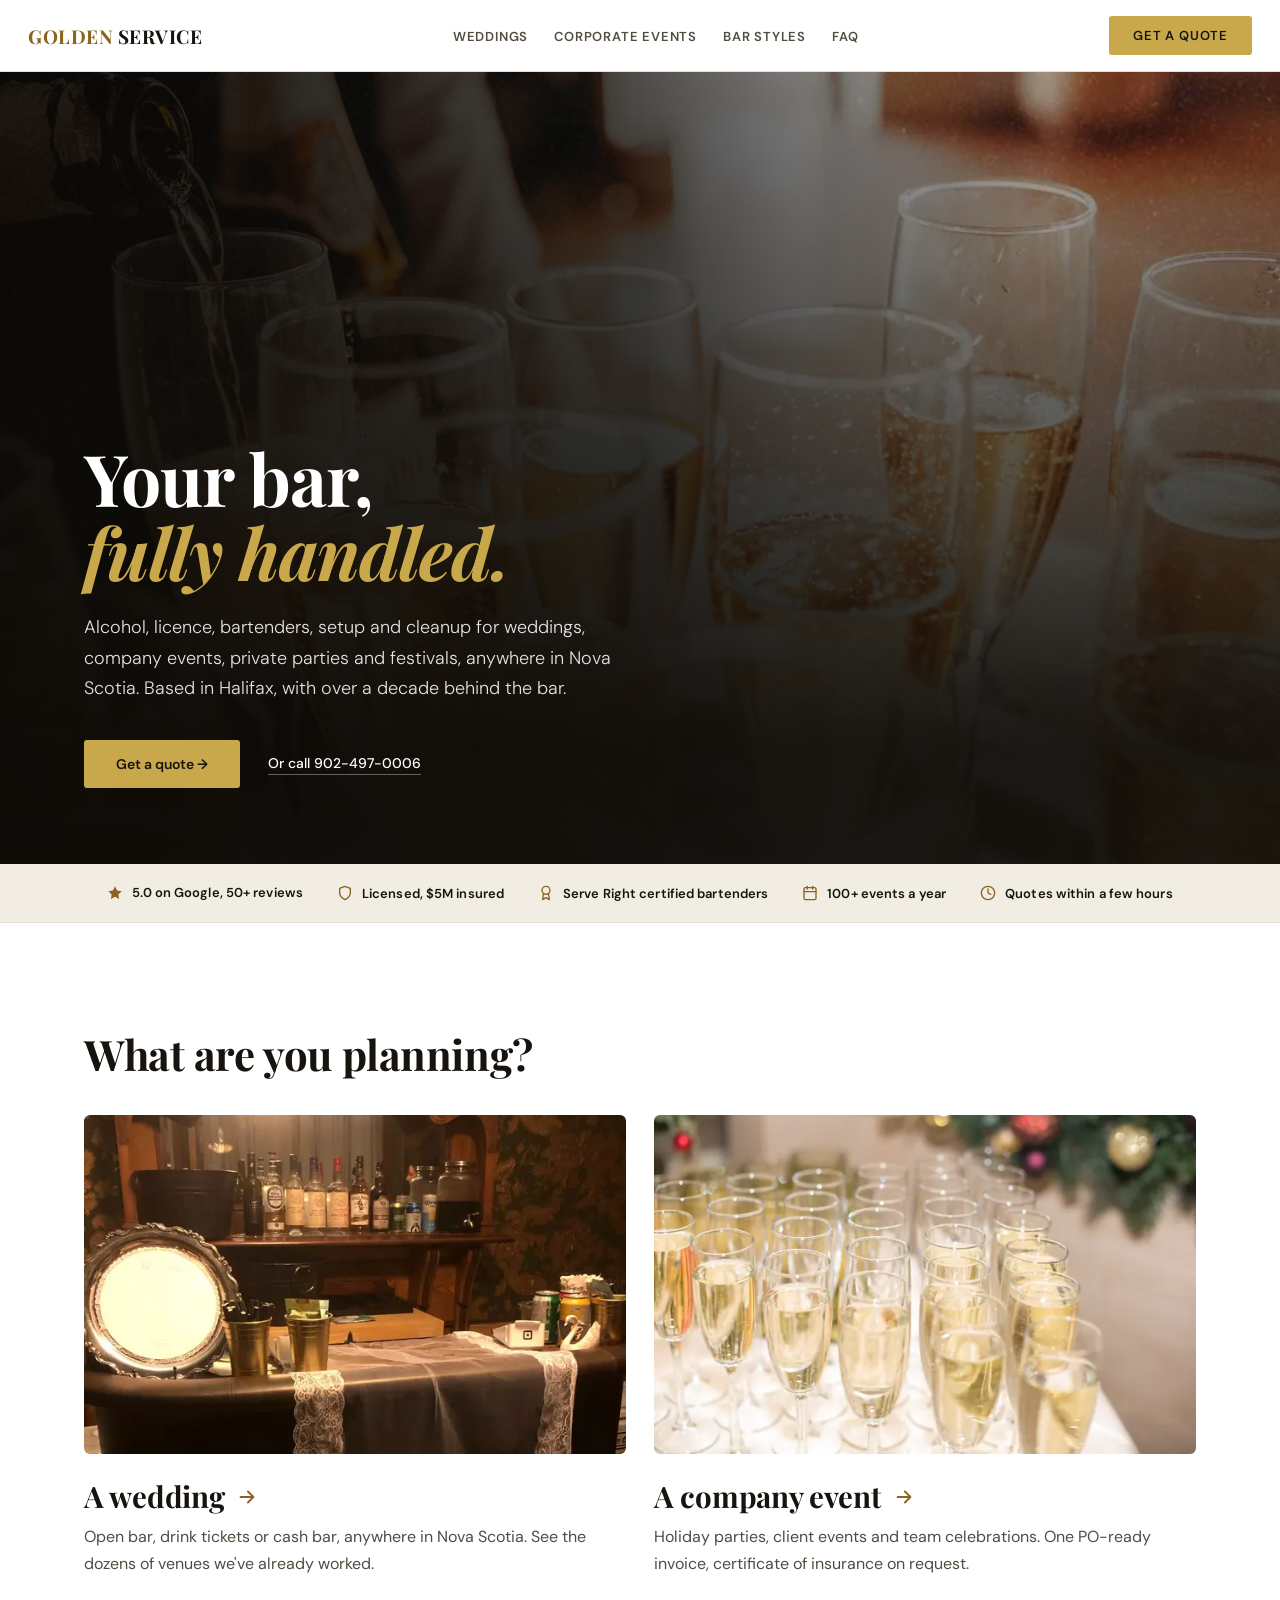
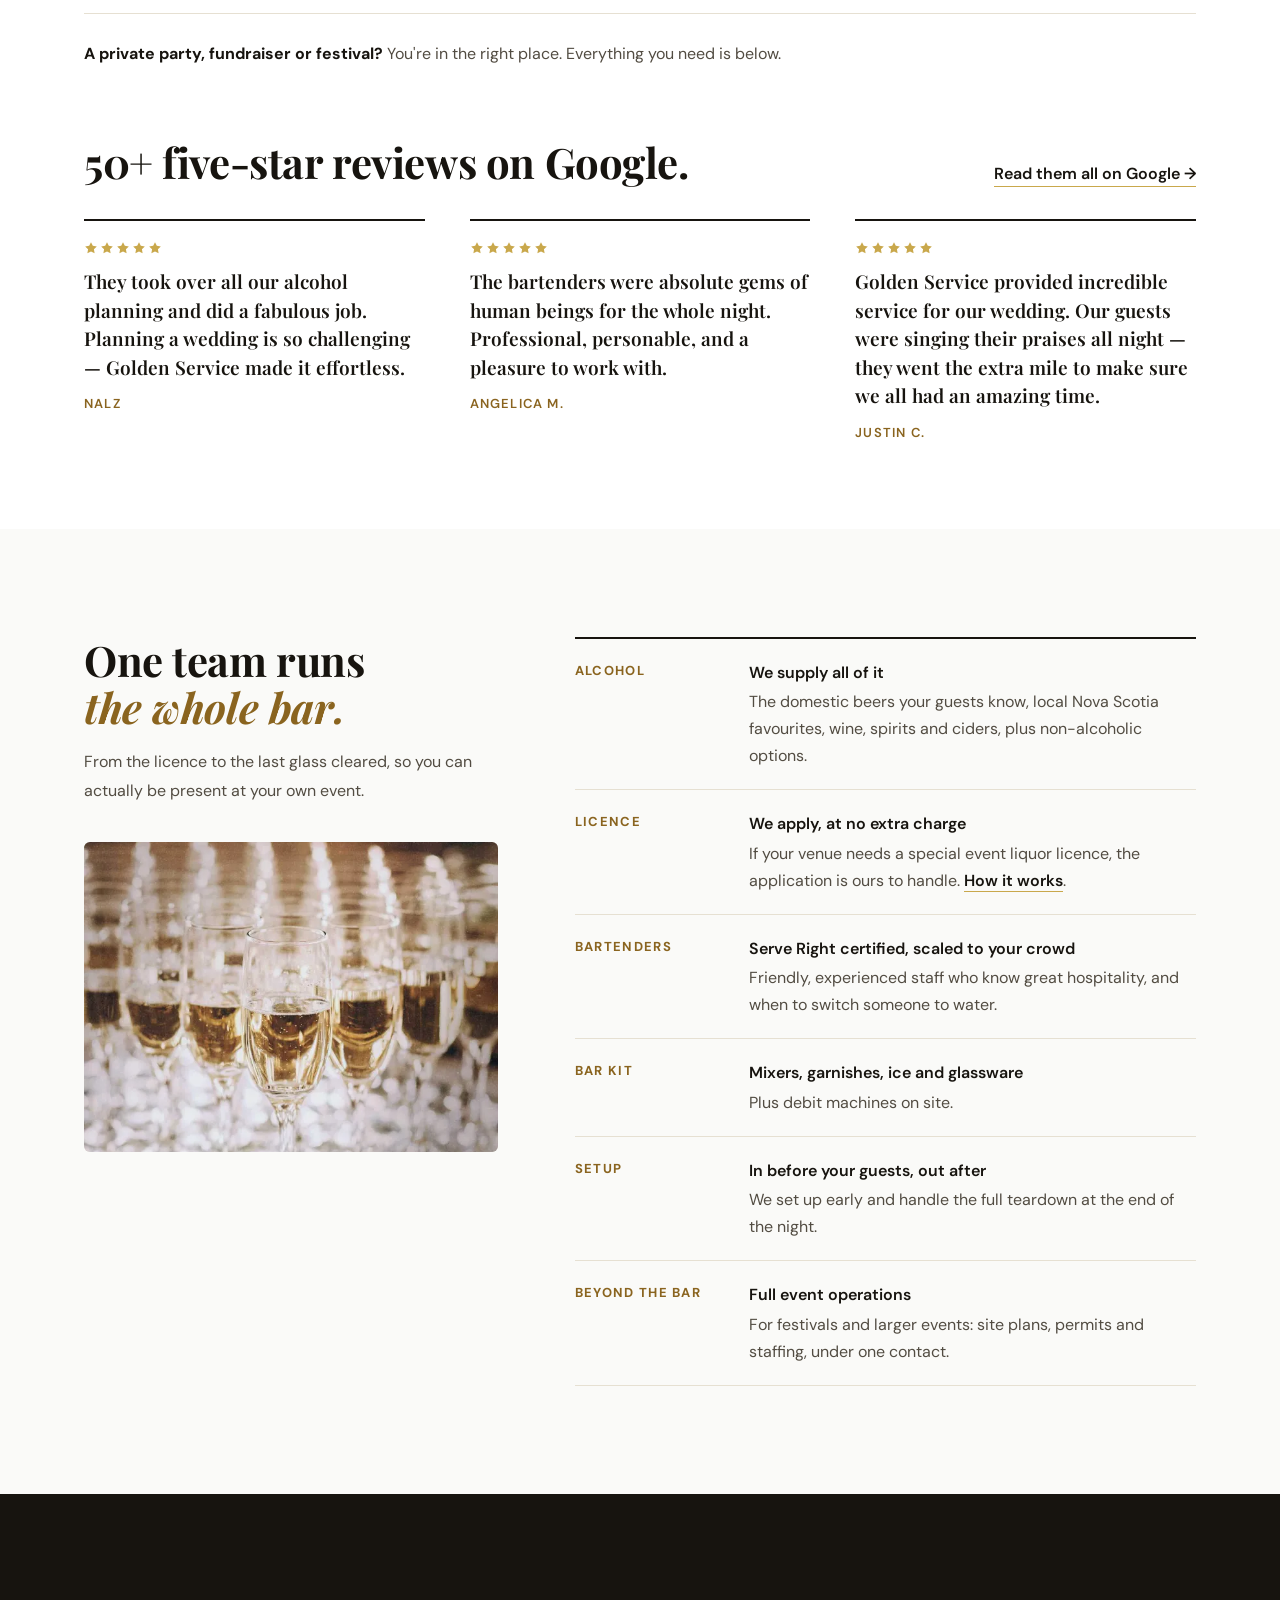
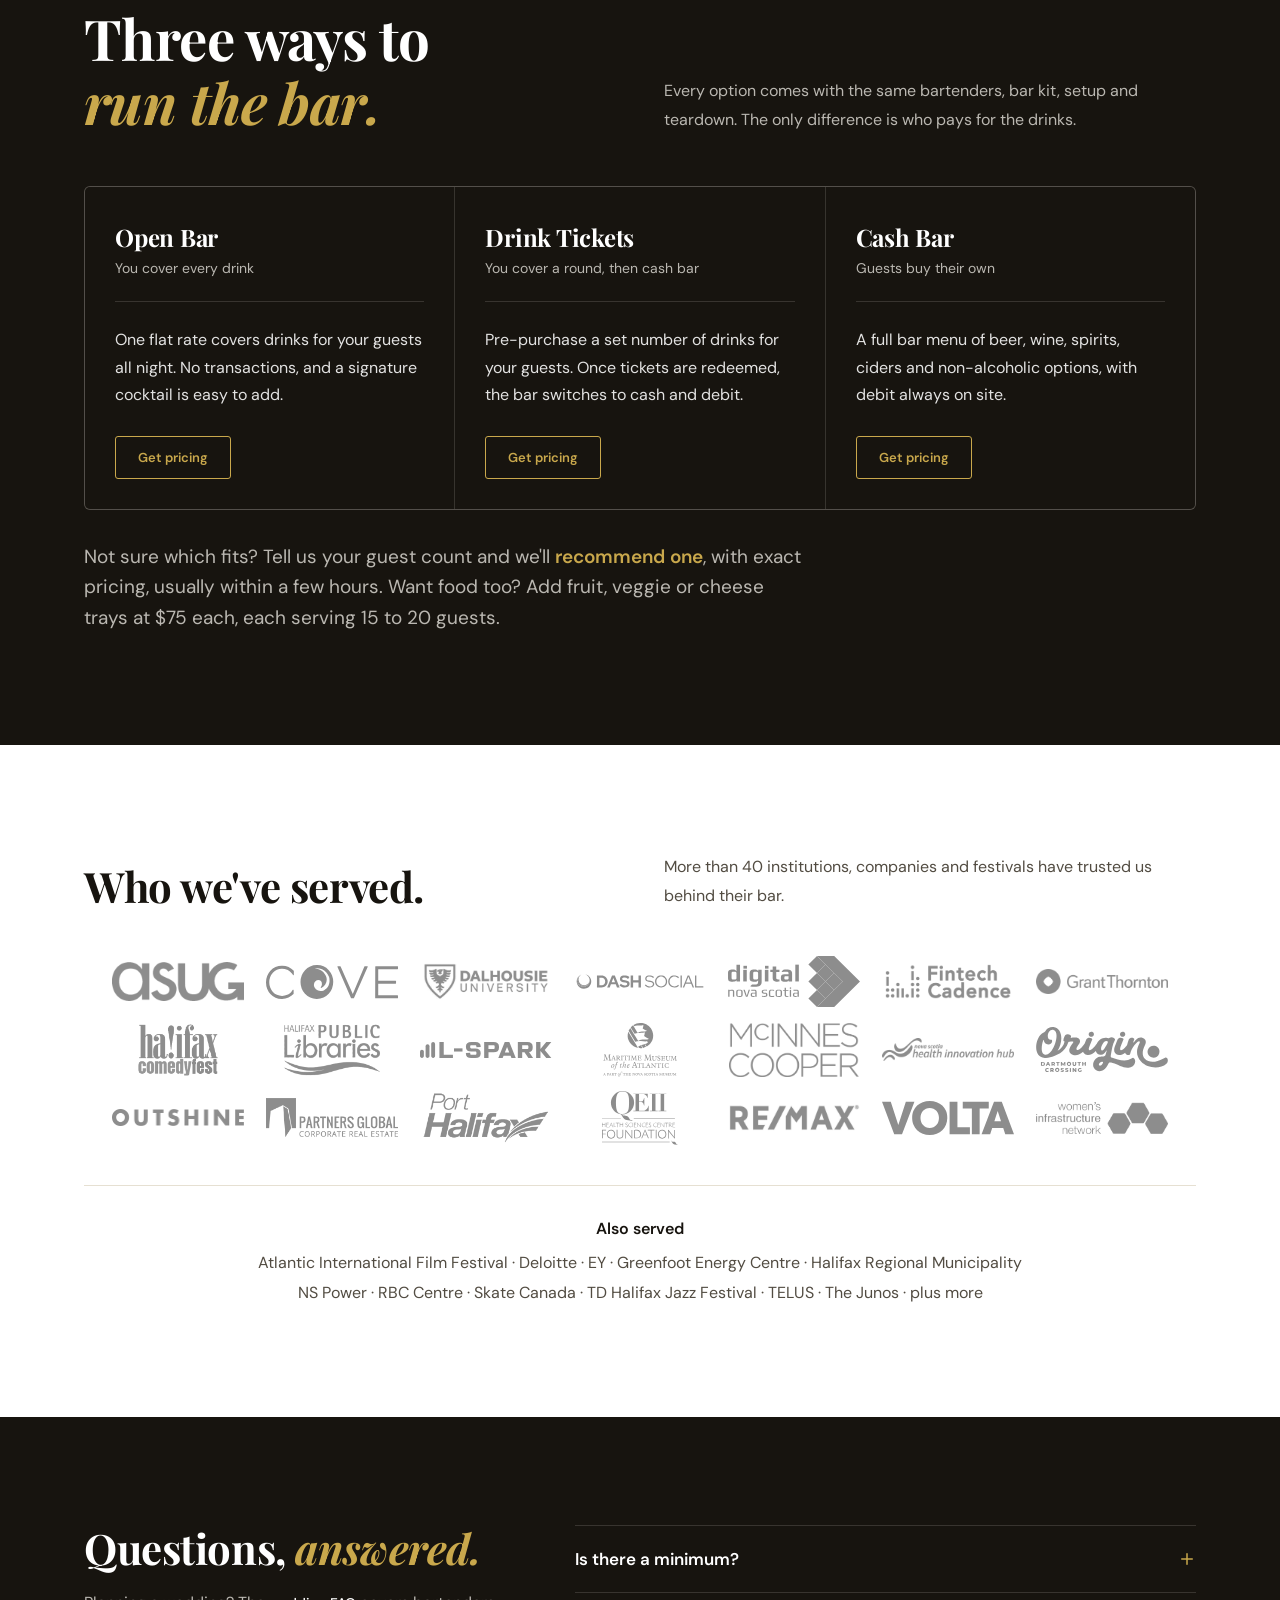
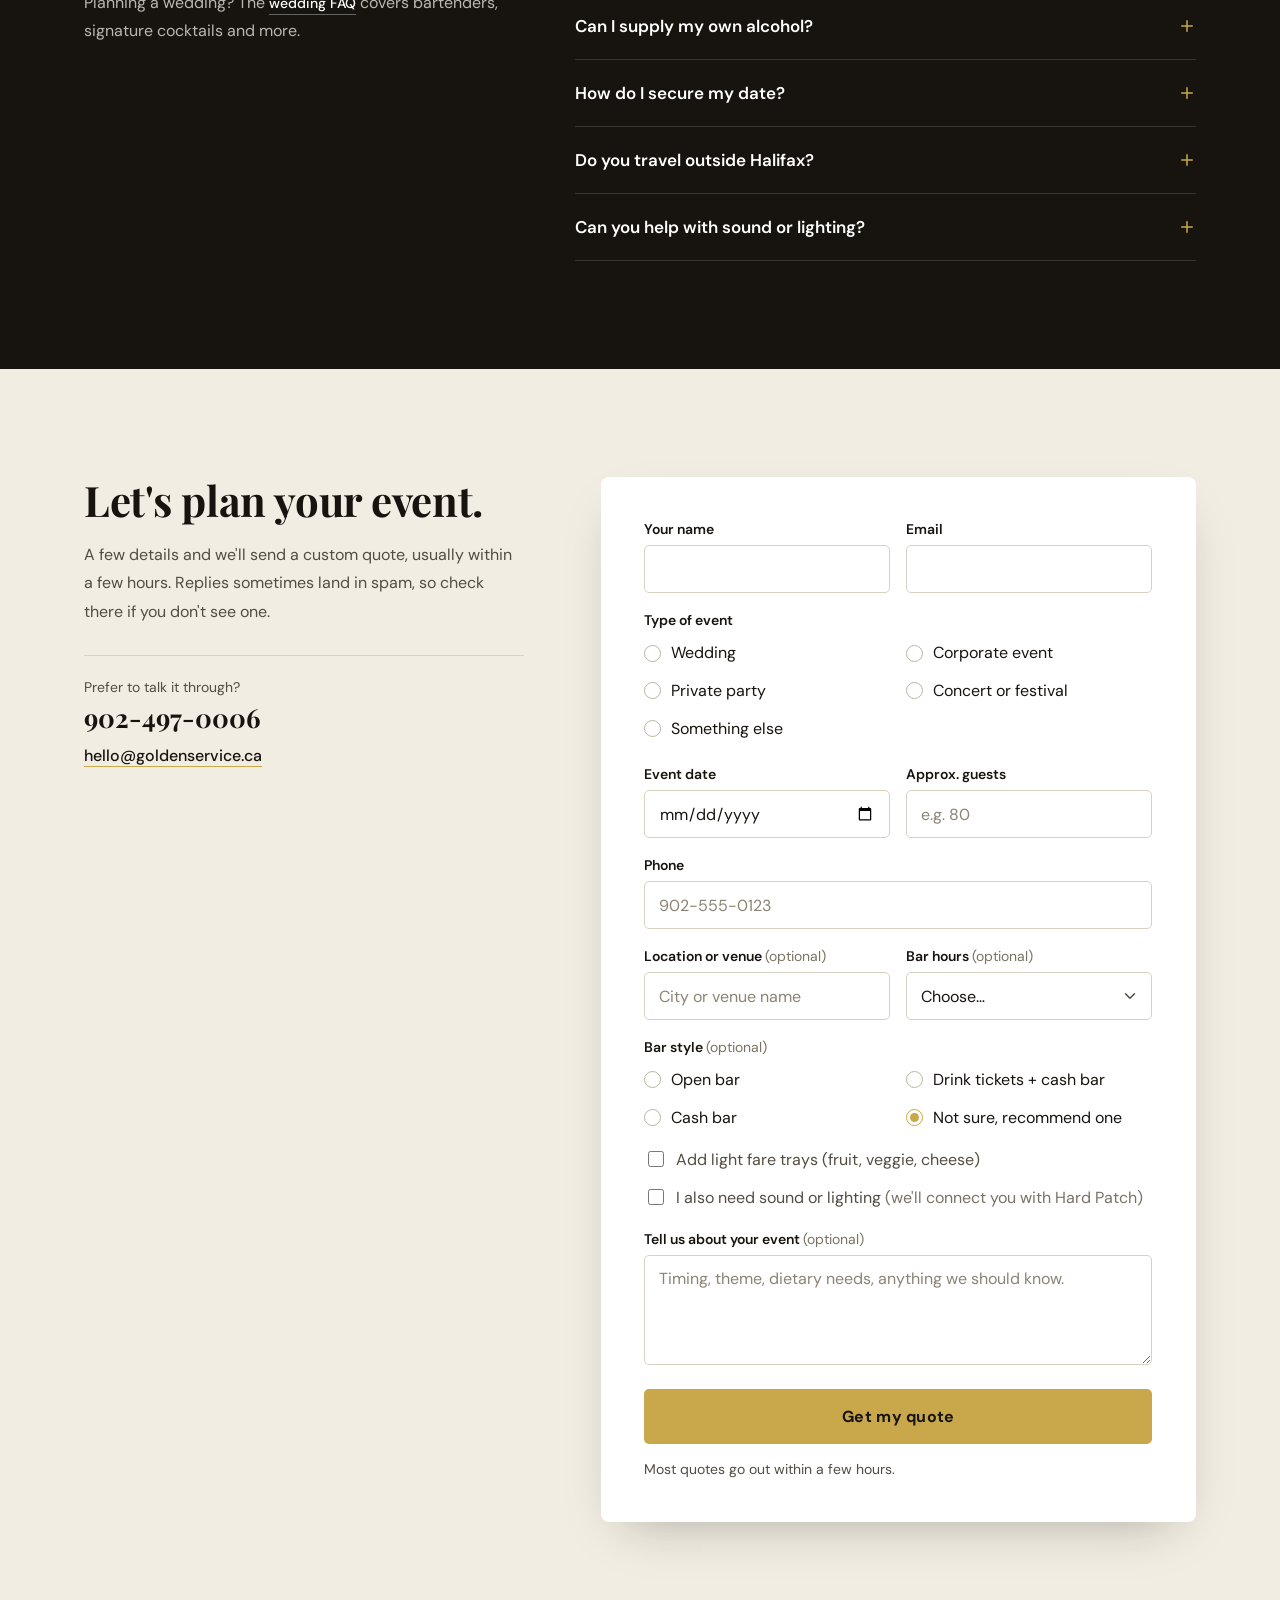
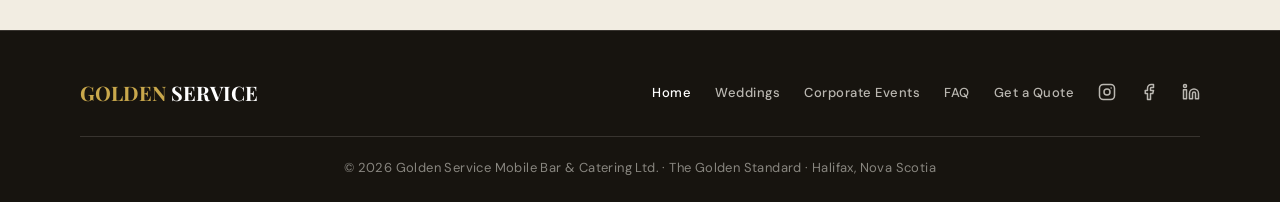
<file: index.html>
<!DOCTYPE html>
<html lang="en">
<head>
  <meta charset="UTF-8">
  <meta name="viewport" content="width=device-width, initial-scale=1.0">
  <title>Mobile Bar Service Halifax &amp; Nova Scotia | Golden Service</title>
  <meta name="description" content="Licensed mobile bar for weddings, company events and private parties across Nova Scotia. Halifax based, over a decade behind the bar, 50+ five-star reviews.">
  <meta name="google-site-verification" content="bYpW8M3tjaSzvi72XLYHKMrPRp3vMXwAyalAqOpkQ8k">

  <!-- Open Graph -->
  <meta property="og:title" content="Mobile Bar Service Halifax | Golden Service">
  <meta property="og:description" content="Licensed mobile bar and light catering for weddings, company events and private parties across Nova Scotia.">
  <meta property="og:url" content="https://goldenservice.ca/">
  <meta property="og:type" content="website">
  <meta property="og:image" content="https://goldenservice.ca/champagne-toast-service-wedding-events.jpg">
  <meta property="og:image:width" content="2400">
  <meta property="og:image:height" content="1160">
  <meta property="og:image:alt" content="Golden Service bartender pouring champagne at a Nova Scotia event">
  <meta property="og:site_name" content="Golden Service Mobile Bar & Catering">
  <meta property="og:locale" content="en_CA">
  <meta name="twitter:card" content="summary_large_image">
  <meta name="theme-color" content="#17140f">

  <!-- Favicon -->
  <link rel="icon" type="image/x-icon" href="/favicon.ico">
  <link rel="icon" type="image/png" sizes="16x16" href="/favicon-16x16.png">
  <link rel="icon" type="image/png" sizes="32x32" href="/favicon-32x32.png">
  <link rel="apple-touch-icon" sizes="180x180" href="/apple-touch-icon.png">
  <link rel="icon" type="image/png" sizes="192x192" href="/android-chrome-192x192.png">
  <link rel="icon" type="image/png" sizes="512x512" href="/android-chrome-512x512.png">

  <!-- Canonical -->
  <link rel="canonical" href="https://goldenservice.ca/">

  <!-- Structured Data -->
  <script type="application/ld+json">
  {
    "@context": "https://schema.org",
    "@type": "LocalBusiness",
    "name": "Golden Service Mobile Bar & Catering",
    "url": "https://goldenservice.ca",
    "telephone": "+19024970006",
    "email": "hello@goldenservice.ca",
    "description": "Licensed mobile bar and light catering for weddings, company events, private parties and festivals across Nova Scotia. Halifax based, with over a decade behind the bar.",
    "image": "https://goldenservice.ca/champagne-toast-service-wedding-events.jpg",
    "address": {
      "@type": "PostalAddress",
      "addressLocality": "Halifax",
      "addressRegion": "NS",
      "addressCountry": "CA"
    },
    "areaServed": {
      "@type": "State",
      "name": "Nova Scotia"
    },
    "sameAs": [
      "https://www.facebook.com/goldenservicebar/",
      "https://www.instagram.com/goldenservicebar/",
      "https://www.linkedin.com/company/golden-service-mobile-bar/"
    ],
    "priceRange": "$$",
    "knowsAbout": ["Mobile bar service", "Wedding bar service", "Corporate event bartending", "Special event liquor licensing in Nova Scotia"],
    "hasOfferCatalog": {
      "@type": "OfferCatalog",
      "name": "Mobile bar services",
      "itemListElement": [
        { "@type": "Offer", "itemOffered": { "@type": "Service", "name": "Open bar service", "description": "Licensed open bar with bartenders, mixers, ice, glassware, setup and cleanup." } },
        { "@type": "Offer", "itemOffered": { "@type": "Service", "name": "Drink ticket bar service", "description": "Host-covered drink tickets followed by a cash bar." } },
        { "@type": "Offer", "itemOffered": { "@type": "Service", "name": "Cash bar service", "description": "Licensed cash bar with debit machines on site." } },
        { "@type": "Offer", "itemOffered": { "@type": "Service", "name": "Wedding bar service", "description": "Mobile bar service for weddings anywhere in Nova Scotia." } },
        { "@type": "Offer", "itemOffered": { "@type": "Service", "name": "Corporate event bar service", "description": "Licensed bar service for holiday parties, client events and company celebrations, with one PO-ready invoice." } },
        { "@type": "Offer", "itemOffered": { "@type": "Service", "name": "Light fare trays", "description": "Fruit, veggie and cheese trays, each serving 15 to 20 guests." } }
      ]
    },
    "servesCuisine": "Bar & Catering",
    "aggregateRating": {
      "@type": "AggregateRating",
      "ratingValue": "5.0",
      "reviewCount": "52",
      "bestRating": "5",
      "worstRating": "1"
    },
    "review": [
      {
        "@type": "Review",
        "author": { "@type": "Person", "name": "Nalz" },
        "reviewRating": { "@type": "Rating", "ratingValue": "5" },
        "reviewBody": "Tristan and his team are BOMB DOT COM. Everyone at our wedding raved about how awesome they were. They took over all our alcohol planning and did a fabulous job. Planning a wedding is so challenging — Golden Service made it effortless."
      },
      {
        "@type": "Review",
        "author": { "@type": "Person", "name": "Angelica M." },
        "reviewRating": { "@type": "Rating", "ratingValue": "5" },
        "reviewBody": "The bartenders were absolute gems of human beings for the whole night. Professional, personable, and a pleasure to work with. Thank you for making our wedding absolutely amazing."
      },
      {
        "@type": "Review",
        "author": { "@type": "Person", "name": "Justin C." },
        "reviewRating": { "@type": "Rating", "ratingValue": "5" },
        "reviewBody": "Golden Service provided incredible service for our wedding. Our guests were singing their praises all night — they went the extra mile to make sure we all had an amazing time. Highly recommended!"
      }
    ]
  }
  </script>

  <!-- FAQ Schema -->
  <script type="application/ld+json">
  {
    "@context": "https://schema.org",
    "@type": "FAQPage",
    "mainEntity": [
      { "@type": "Question", "name": "Is there a minimum?", "acceptedAnswer": { "@type": "Answer", "text": "No minimum guest count. We run everything from 20-person office toasts to festival crowds. Bar service has a 2-hour minimum, and cash and drink-ticket bars carry a minimum spend at the bar. Drink tickets count toward it, and it is listed on your quote." } },
      { "@type": "Question", "name": "Can I supply my own alcohol?", "acceptedAnswer": { "@type": "Answer", "text": "No. We supply the alcohol along with the licence, ice, garnishes and staff, so there is nothing for you to buy, chill or haul." } },
      { "@type": "Question", "name": "How do I secure my date?", "acceptedAnswer": { "@type": "Answer", "text": "A non-refundable deposit holds your date. For weddings and private events on an open bar, the balance is due 60 days before. Company events can pay the balance after the event, net 15. If you need to reschedule, reach out as early as possible and we will do our best to accommodate." } },
      { "@type": "Question", "name": "Do you travel outside Halifax?", "acceptedAnswer": { "@type": "Answer", "text": "Yes. We are based in Halifax and work events all over Nova Scotia. Outside Halifax, one flat travel fee covers our team's travel and accommodations, and it is listed on your quote." } },
      { "@type": "Question", "name": "Can you help with sound or lighting?", "acceptedAnswer": { "@type": "Answer", "text": "We stick to the bar, and for sound and lighting we recommend Hard Patch, a Halifax event production company. Tick the box on your quote and we will connect you." } }
    ]
  }
  </script>

  <!-- Fonts -->
  <link rel="preconnect" href="https://fonts.googleapis.com">
  <link rel="preconnect" href="https://fonts.gstatic.com" crossorigin>
  <link rel="preload" as="style" href="https://fonts.googleapis.com/css2?family=DM+Sans:opsz,wght@9..40,300;9..40,400;9..40,500;9..40,600;9..40,700&family=Playfair+Display:ital,wght@0,600;0,700;1,600;1,700&display=swap">
  <link href="https://fonts.googleapis.com/css2?family=DM+Sans:opsz,wght@9..40,300;9..40,400;9..40,500;9..40,600;9..40,700&family=Playfair+Display:ital,wght@0,600;0,700;1,600;1,700&display=swap" rel="stylesheet" media="print" onload="this.media='all'">
  <noscript><link href="https://fonts.googleapis.com/css2?family=DM+Sans:opsz,wght@9..40,300;9..40,400;9..40,500;9..40,600;9..40,700&family=Playfair+Display:ital,wght@0,600;0,700;1,600;1,700&display=swap" rel="stylesheet"></noscript>

  <!-- Hero image priority -->
  <link rel="preload" as="image" type="image/webp" imagesrcset="/champagne-toast-service-wedding-events-640.webp 640w, /champagne-toast-service-wedding-events-1024.webp 1024w, /champagne-toast-service-wedding-events-1600.webp 1600w, /champagne-toast-service-wedding-events-2400.webp 2400w" imagesizes="100vw" fetchpriority="high">

  <link rel="stylesheet" href="/styles.css">
  <style>
    /* Page-only styles. Tokens and shared components come from /styles.css. */

    /* BUTTONS */
    .gs-text-link{color:var(--gs-ink);font-size:16px;font-weight:600;text-decoration:none;border-bottom:1px solid var(--gs-gold);padding-bottom:2px;transition:color .2s}

    /* HERO */
    .gs-hero{position:relative;min-height:min(88vh,800px);display:flex;align-items:flex-end;overflow:hidden;color:var(--gs-white);isolation:isolate;background:var(--gs-ink)}
    .gs-hero::after{content:none} /* the photo is an <img> with its own scrim below */
    .gs-hero-media{position:absolute;inset:0;z-index:-1}
    .gs-hero-media img{width:100%;height:100%;object-fit:cover;object-position:50% 38%}
    .gs-hero-media::after{content:'';position:absolute;inset:0;background:linear-gradient(180deg,rgba(15,12,8,.15) 0%,rgba(15,12,8,.5) 40%,rgba(13,11,7,.9) 85%),linear-gradient(90deg,rgba(10,8,5,.86) 0%,rgba(10,8,5,.62) 50%,rgba(10,8,5,0) 82%)}
    .gs-hero-content{width:100%;max-width:1160px;margin:0 auto;padding:120px 24px 76px}

    /* DOORS */
    .gs-doors{padding:clamp(64px,9vw,108px) 0 clamp(48px,6vw,72px)}
    .gs-doors-grid{display:grid;grid-template-columns:1fr 1fr;gap:28px;margin-top:36px}
    .gs-door{display:block;text-decoration:none;color:inherit}
    .gs-door-photo{border-radius:6px;overflow:hidden;aspect-ratio:16/10;background:var(--gs-paper-deep)}
    .gs-door-photo img{width:100%;height:100%;object-fit:cover}
    .gs-door h3{font-family:var(--gs-font-display);font-size:clamp(1.5rem,.8vw + 1.2rem,1.9rem);font-weight:700;letter-spacing:-.01em;margin:22px 0 8px;display:flex;align-items:baseline;gap:12px;transition:color .2s}
    .gs-door h3 svg{color:var(--gs-gold-deep);flex-shrink:0;transition:transform .3s var(--gs-ease)}
    .gs-door:hover h3{color:var(--gs-gold-deep)}
    .gs-door:hover h3 svg{transform:translateX(4px)}
    .gs-door p{font-size:16px;color:var(--gs-body);line-height:1.7;margin:0;max-width:46ch}
    .gs-doors-also{max-width:none;margin:36px 0 0;padding-top:26px;border-top:1px solid var(--gs-line);font-size:16px;color:var(--gs-body);line-height:1.7}
    .gs-doors-also strong{color:var(--gs-ink)}
    .gs-doors-also span{display:block;max-width:68ch}

    /* HANDLED (spec sheet) */
    .gs-handled-photo{aspect-ratio:4/3}
    .gs-handled-photo img{object-position:50% 50%}
    .gs-spec div{display:grid;grid-template-columns:150px 1fr;gap:24px;padding:20px 0;border-bottom:1px solid var(--gs-line)}

    /* CLIENTS */
    .gs-clients{padding:clamp(64px,9vw,108px) 0}
    .gs-clients-head{display:grid;grid-template-columns:1fr 1fr;gap:48px;align-items:end;margin-bottom:44px}
    .gs-clients-head .gs-title{margin:0}
    .gs-logo-wall{display:flex;flex-wrap:wrap;align-items:center;justify-content:center;gap:14px 22px}
    .gs-logo-item{width:132px;height:54px;display:flex;align-items:center;justify-content:center}
    .gs-logo-item img{max-width:100%;max-height:100%;object-fit:contain;filter:grayscale(1) opacity(.75);transition:filter .25s var(--gs-ease)}
    .gs-logo-item img:hover{filter:grayscale(0) opacity(1)}
    .gs-clients-more{margin:40px 0 0;padding-top:28px;border-top:1px solid var(--gs-line);text-align:center}
    .gs-clients-more p{font-size:16px;color:var(--gs-body);line-height:1.9;margin:0 auto;max-width:70ch}
    .gs-clients-more .gs-clients-lead{font-weight:600;color:var(--gs-ink);margin-bottom:4px}
    .gs-served .gs-sv{white-space:nowrap}
    .gs-served .gs-sep.is-edge{display:none}

    /* BAR STYLES */
    .gs-tier-body{font-size:16px;color:var(--gs-text-on-dark);line-height:1.7;margin:0 0 28px;flex:1}
    .gs-styles-note{margin:32px 0 0;font-size:clamp(16px,.5vw + 14px,19px);color:var(--gs-body-on-dark);line-height:1.6;max-width:56ch}

    /* REVIEWS */
    .gs-reviews{padding:0 0 clamp(56px,7vw,88px)}

    /* QUOTE FORM */
    .gs-card{background:var(--gs-white);border-radius:8px;padding:clamp(24px,3.4vw,44px);box-shadow:var(--gs-shadow)}
    .gs-input{display:block;width:100%;height:48px;padding:12px 14px;border:1px solid var(--gs-line-strong);border-radius:5px;font:16px var(--gs-font-body);color:var(--gs-ink);background:var(--gs-white);transition:border-color .2s,box-shadow .2s;outline:none}
    select.gs-input{appearance:none;-webkit-appearance:none;background:var(--gs-white) url("data:image/svg+xml,%3Csvg xmlns='http://www.w3.org/2000/svg' width='24' height='24' viewBox='0 0 24 24' fill='none' stroke='%23524c42' stroke-width='2' stroke-linecap='round' stroke-linejoin='round'%3E%3Cpath d='m6 9 6 6 6-6'/%3E%3C/svg%3E") no-repeat right 12px center/18px;padding-right:40px;cursor:pointer}
    .gs-choice input{appearance:none;-webkit-appearance:none;width:17px;height:17px;min-width:17px;margin:0;border:1.5px solid var(--gs-line-control);background:var(--gs-white);position:relative;cursor:pointer;border-radius:50%;transition:border-color .15s}
    .gs-choice input:checked::after{content:'';position:absolute;inset:3px;border-radius:50%;background:var(--gs-gold)}
    .gs-choices-err{display:none;font-size:14px;color:var(--gs-error-text);margin:6px 0 0}
    .gs-choices-err.on{display:block}
    .gs-inline-check{display:flex;align-items:center;gap:9px;font-size:16px;font-weight:400;color:var(--gs-body);margin:0;cursor:pointer}
    .gs-addon{margin:-6px 0 22px}
    .gs-addon-note{color:var(--gs-muted)}
    .gs-promise{font-size:14px;color:var(--gs-body);margin:0}
    .gs-back{background:none;border:none;padding:0;font:500 14px var(--gs-font-body);color:var(--gs-body);cursor:pointer;border-bottom:1px solid var(--gs-line)}

    /* FOOTER */
    .gs-footer{background:var(--gs-ink);padding:48px 24px 26px;border-top:1px solid var(--gs-line-on-dark)}

    /* RESPONSIVE */
    @media(max-width:980px){
      .gs-handled-grid,.gs-styles-head,.gs-clients-head,.gs-faq-grid,.gs-quote-grid{grid-template-columns:1fr}
      .gs-styles-head,.gs-clients-head{gap:14px}
      .gs-handled-photo{aspect-ratio:16/10}
    }
    @media(max-width:760px){
      .gs-doors-grid{grid-template-columns:1fr;gap:40px}
      .gs-spec div{grid-template-columns:1fr;gap:6px}
      .gs-logo-wall{gap:12px 14px}
      .gs-logo-item{width:calc(33.33% - 10px);height:40px}
    }
    @media(max-width:560px){
      .gs-hero-content{padding-top:96px;padding-bottom:56px}
    }
  </style>
</head>
<body>
  <a class="gs-skip" href="#main">Skip to content</a>
<script>document.documentElement.classList.add('gs-js')</script>

  <nav class="gs-nav" id="gsNav">
    <a href="/" class="gs-nav-logo"><span>GOLDEN</span> SERVICE</a>
    <ul class="gs-nav-links">
      <li><a href="/weddings/">Weddings</a></li>
      <li><a href="/corporate/">Corporate Events</a></li>
      <li><a href="#packages">Bar Styles</a></li>
      <li><a href="#faq">FAQ</a></li>
    </ul>
    <a href="#quote" class="gs-nav-cta">Get a Quote</a>
    <button class="gs-hamburger" id="gsHamburger" aria-label="Open menu" aria-expanded="false" aria-controls="gsMobileMenu">
      <span></span><span></span><span></span>
    </button>
  </nav>
  <div class="gs-nav-backdrop" id="gsNavBackdrop"></div>
  <div class="gs-mobile-menu" id="gsMobileMenu">
    <a href="/">Home</a>
    <a href="/weddings/">Weddings</a>
    <a href="/corporate/">Corporate Events</a>
    <a href="#packages">Bar Styles</a>
    <a href="#faq">FAQ</a>
    <a href="#quote" class="gs-mobile-cta">Get a Quote</a>
  </div>

  <main id="main">
    <!-- HERO -->
    <section class="gs-hero" aria-labelledby="gsHeroTitle">
      <div class="gs-hero-media">
        <picture><source type="image/webp" srcset="/champagne-toast-service-wedding-events-640.webp 640w, /champagne-toast-service-wedding-events-1024.webp 1024w, /champagne-toast-service-wedding-events-1600.webp 1600w, /champagne-toast-service-wedding-events-2400.webp 2400w" sizes="100vw"><img src="/champagne-toast-service-wedding-events.jpg" alt="Golden Service bartender pouring champagne at a Nova Scotia event" fetchpriority="high" width="2400" height="1160"></picture>
      </div>
      <div class="gs-hero-content">
        <h1 id="gsHeroTitle">Your bar, <em>fully handled.</em></h1>
        <p class="gs-hero-sub">Alcohol, licence, bartenders, setup and cleanup for weddings, company events, private parties and festivals, anywhere in Nova Scotia. Based in Halifax, with over a decade behind the bar.</p>
        <div class="gs-hero-actions">
          <a href="#quote" class="gs-btn-primary">Get a quote &rarr;</a>
          <a href="tel:+19024970006" class="gs-link-on-dark">Or call 902-497-0006</a>
        </div>
      </div>
    </section>

    <!-- TRUST STRIP -->
    <div class="gs-trust">
      <ul>
        <li><svg width="16" height="16" viewBox="0 0 24 24" fill="currentColor" aria-hidden="true"><path d="m12 2 3.1 6.3 6.9 1-5 4.9 1.2 6.8L12 17.8 5.8 21l1.2-6.8-5-4.9 6.9-1z"/></svg><a href="https://www.google.com/search?q=Golden+Service+Mobile+Bar+Halifax" target="_blank" rel="noopener">5.0 on Google, 50+ reviews</a></li>
        <li><svg width="16" height="16" viewBox="0 0 24 24" fill="none" stroke="currentColor" stroke-width="2" stroke-linecap="round" stroke-linejoin="round" aria-hidden="true"><path d="M12 22s8-4 8-10V5l-8-3-8 3v7c0 6 8 10 8 10z"/></svg>Licensed, $5M insured</li>
        <li><svg width="16" height="16" viewBox="0 0 24 24" fill="none" stroke="currentColor" stroke-width="2" stroke-linecap="round" stroke-linejoin="round" aria-hidden="true"><circle cx="12" cy="8" r="6"/><path d="M8.2 13.2 7 22l5-3 5 3-1.2-8.8"/></svg>Serve Right certified bartenders</li>
        <li><svg width="16" height="16" viewBox="0 0 24 24" fill="none" stroke="currentColor" stroke-width="2" stroke-linecap="round" stroke-linejoin="round" aria-hidden="true"><rect x="3" y="4" width="18" height="18" rx="2"/><path d="M16 2v4M8 2v4M3 10h18"/></svg>100+ events a year</li>
        <li><svg width="16" height="16" viewBox="0 0 24 24" fill="none" stroke="currentColor" stroke-width="2" stroke-linecap="round" stroke-linejoin="round" aria-hidden="true"><path d="M12 6v6l4 2"/><circle cx="12" cy="12" r="10"/></svg>Quotes within a few hours</li>
      </ul>
    </div>

    <!-- DOORS -->
    <section class="gs-doors" aria-labelledby="gsDoorsTitle">
      <div class="gs-shell">
        <h2 class="gs-title" id="gsDoorsTitle" data-reveal>What are you planning?</h2>
        <div class="gs-doors-grid" data-reveal>
          <a class="gs-door" href="/weddings/">
            <div class="gs-door-photo"><picture><source type="image/webp" srcset="/golden-service-mobile-bar-setup-wedding-640.webp 640w, /golden-service-mobile-bar-setup-wedding-1024.webp 1024w, /golden-service-mobile-bar-setup-wedding-1600.webp 1600w" sizes="(max-width: 760px) calc(100vw - 48px), 556px"><img src="/golden-service-mobile-bar-setup-wedding.jpg" alt="Golden Service mobile bar set up for a wedding, with a stocked back bar, drink menu and signature cocktail banner" loading="lazy" width="1600" height="1000"></picture></div>
            <h3>A wedding <svg width="22" height="22" viewBox="0 0 24 24" fill="none" stroke="currentColor" stroke-width="2" stroke-linecap="round" stroke-linejoin="round" aria-hidden="true"><path d="M5 12h14M13 6l6 6-6 6"/></svg></h3>
            <p>Open bar, drink tickets or cash bar, anywhere in Nova Scotia. See the dozens of venues we've already worked.</p>
          </a>
          <a class="gs-door" href="/corporate/">
            <div class="gs-door-photo"><picture><source type="image/webp" srcset="/holiday-party-champagne-bar-halifax-640.webp 640w, /holiday-party-champagne-bar-halifax-1024.webp 1024w, /holiday-party-champagne-bar-halifax-1600.webp 1600w" sizes="(max-width: 760px) calc(100vw - 48px), 556px"><img src="/holiday-party-champagne-bar-halifax.jpg" alt="Champagne flutes poured for a Halifax holiday party" loading="lazy" width="1800" height="1200"></picture></div>
            <h3>A company event <svg width="22" height="22" viewBox="0 0 24 24" fill="none" stroke="currentColor" stroke-width="2" stroke-linecap="round" stroke-linejoin="round" aria-hidden="true"><path d="M5 12h14M13 6l6 6-6 6"/></svg></h3>
            <p>Holiday parties, client events and team celebrations. One PO-ready invoice, certificate of insurance on request.</p>
          </a>
        </div>
        <p class="gs-doors-also" data-reveal><span><strong>A private party, fundraiser or festival?</strong> You're in the right place. Everything you need is below.</span></p>
      </div>
    </section>

    <!-- REVIEWS -->
    <section class="gs-reviews" id="reviews" aria-labelledby="gsReviewsTitle">
      <div class="gs-shell">
        <div class="gs-reviews-head" data-reveal>
          <h2 class="gs-title" id="gsReviewsTitle">50+ five-star reviews on Google.</h2>
          <a class="gs-text-link" href="https://www.google.com/search?q=Golden+Service+Mobile+Bar+Halifax" target="_blank" rel="noopener">Read them all on Google &rarr;</a>
        </div>
        <div class="gs-reviews-row" data-reveal>
          <figure>
            <div class="gs-stars" role="img" aria-label="5 out of 5 stars"><svg width="14" height="14" viewBox="0 0 24 24" fill="currentColor" aria-hidden="true"><path d="m12 2 3.1 6.3 6.9 1-5 4.9 1.2 6.8L12 17.8 5.8 21l1.2-6.8-5-4.9 6.9-1z"/></svg><svg width="14" height="14" viewBox="0 0 24 24" fill="currentColor" aria-hidden="true"><path d="m12 2 3.1 6.3 6.9 1-5 4.9 1.2 6.8L12 17.8 5.8 21l1.2-6.8-5-4.9 6.9-1z"/></svg><svg width="14" height="14" viewBox="0 0 24 24" fill="currentColor" aria-hidden="true"><path d="m12 2 3.1 6.3 6.9 1-5 4.9 1.2 6.8L12 17.8 5.8 21l1.2-6.8-5-4.9 6.9-1z"/></svg><svg width="14" height="14" viewBox="0 0 24 24" fill="currentColor" aria-hidden="true"><path d="m12 2 3.1 6.3 6.9 1-5 4.9 1.2 6.8L12 17.8 5.8 21l1.2-6.8-5-4.9 6.9-1z"/></svg><svg width="14" height="14" viewBox="0 0 24 24" fill="currentColor" aria-hidden="true"><path d="m12 2 3.1 6.3 6.9 1-5 4.9 1.2 6.8L12 17.8 5.8 21l1.2-6.8-5-4.9 6.9-1z"/></svg></div>
            <blockquote>They took over all our alcohol planning and did a fabulous job. Planning a wedding is so challenging — Golden Service made it effortless.</blockquote>
            <figcaption>Nalz</figcaption>
          </figure>
          <figure>
            <div class="gs-stars" role="img" aria-label="5 out of 5 stars"><svg width="14" height="14" viewBox="0 0 24 24" fill="currentColor" aria-hidden="true"><path d="m12 2 3.1 6.3 6.9 1-5 4.9 1.2 6.8L12 17.8 5.8 21l1.2-6.8-5-4.9 6.9-1z"/></svg><svg width="14" height="14" viewBox="0 0 24 24" fill="currentColor" aria-hidden="true"><path d="m12 2 3.1 6.3 6.9 1-5 4.9 1.2 6.8L12 17.8 5.8 21l1.2-6.8-5-4.9 6.9-1z"/></svg><svg width="14" height="14" viewBox="0 0 24 24" fill="currentColor" aria-hidden="true"><path d="m12 2 3.1 6.3 6.9 1-5 4.9 1.2 6.8L12 17.8 5.8 21l1.2-6.8-5-4.9 6.9-1z"/></svg><svg width="14" height="14" viewBox="0 0 24 24" fill="currentColor" aria-hidden="true"><path d="m12 2 3.1 6.3 6.9 1-5 4.9 1.2 6.8L12 17.8 5.8 21l1.2-6.8-5-4.9 6.9-1z"/></svg><svg width="14" height="14" viewBox="0 0 24 24" fill="currentColor" aria-hidden="true"><path d="m12 2 3.1 6.3 6.9 1-5 4.9 1.2 6.8L12 17.8 5.8 21l1.2-6.8-5-4.9 6.9-1z"/></svg></div>
            <blockquote>The bartenders were absolute gems of human beings for the whole night. Professional, personable, and a pleasure to work with.</blockquote>
            <figcaption>Angelica M.</figcaption>
          </figure>
          <figure>
            <div class="gs-stars" role="img" aria-label="5 out of 5 stars"><svg width="14" height="14" viewBox="0 0 24 24" fill="currentColor" aria-hidden="true"><path d="m12 2 3.1 6.3 6.9 1-5 4.9 1.2 6.8L12 17.8 5.8 21l1.2-6.8-5-4.9 6.9-1z"/></svg><svg width="14" height="14" viewBox="0 0 24 24" fill="currentColor" aria-hidden="true"><path d="m12 2 3.1 6.3 6.9 1-5 4.9 1.2 6.8L12 17.8 5.8 21l1.2-6.8-5-4.9 6.9-1z"/></svg><svg width="14" height="14" viewBox="0 0 24 24" fill="currentColor" aria-hidden="true"><path d="m12 2 3.1 6.3 6.9 1-5 4.9 1.2 6.8L12 17.8 5.8 21l1.2-6.8-5-4.9 6.9-1z"/></svg><svg width="14" height="14" viewBox="0 0 24 24" fill="currentColor" aria-hidden="true"><path d="m12 2 3.1 6.3 6.9 1-5 4.9 1.2 6.8L12 17.8 5.8 21l1.2-6.8-5-4.9 6.9-1z"/></svg><svg width="14" height="14" viewBox="0 0 24 24" fill="currentColor" aria-hidden="true"><path d="m12 2 3.1 6.3 6.9 1-5 4.9 1.2 6.8L12 17.8 5.8 21l1.2-6.8-5-4.9 6.9-1z"/></svg></div>
            <blockquote>Golden Service provided incredible service for our wedding. Our guests were singing their praises all night — they went the extra mile to make sure we all had an amazing time.</blockquote>
            <figcaption>Justin C.</figcaption>
          </figure>
        </div>
      </div>
    </section>

    <!-- WHAT'S HANDLED -->
    <section class="gs-handled" id="handled" aria-labelledby="gsHandledTitle">
      <div class="gs-shell gs-handled-grid">
        <div data-reveal>
          <h2 class="gs-title" id="gsHandledTitle">One team runs <em>the whole bar.</em></h2>
          <p class="gs-lede">From the licence to the last glass cleared, so you can actually be present at your own event.</p>
          <div class="gs-handled-photo"><picture><source type="image/webp" srcset="/champagne-flutes-bar-service-640.webp 640w, /champagne-flutes-bar-service-1000.webp 1000w" sizes="(max-width: 980px) min(560px, calc(100vw - 48px)), 440px"><img src="/champagne-flutes-bar-service.jpg" alt="Rows of poured champagne flutes ready for guests" loading="lazy" width="1000" height="880"></picture></div>
        </div>
        <dl class="gs-spec" data-reveal>
          <div><dt>Alcohol</dt><dd><strong>We supply all of it</strong>The domestic beers your guests know, local Nova Scotia favourites, wine, spirits and ciders, plus non-alcoholic options.</dd></div>
          <div><dt>Licence</dt><dd><strong>We apply, at no extra charge</strong>If your venue needs a special event liquor licence, the application is ours to handle. <a href="/liquor-licence-guide/">How it works</a>.</dd></div>
          <div><dt>Bartenders</dt><dd><strong>Serve Right certified, scaled to your crowd</strong>Friendly, experienced staff who know great hospitality, and when to switch someone to water.</dd></div>
          <div><dt>Bar kit</dt><dd><strong>Mixers, garnishes, ice and glassware</strong>Plus debit machines on site.</dd></div>
          <div><dt>Setup</dt><dd><strong>In before your guests, out after</strong>We set up early and handle the full teardown at the end of the night.</dd></div>
          <div><dt>Beyond the bar</dt><dd><strong>Full event operations</strong>For festivals and larger events: site plans, permits and staffing, under one contact.</dd></div>
        </dl>
      </div>
    </section>

    <!-- BAR STYLES -->
    <section class="gs-styles" id="packages" aria-labelledby="gsStylesTitle">
      <div class="gs-shell">
        <div class="gs-styles-head" data-reveal>
          <h2 class="gs-title" id="gsStylesTitle">Three ways to <em>run the bar.</em></h2>
          <p>Every option comes with the same bartenders, bar kit, setup and teardown. The only difference is who pays for the drinks.</p>
        </div>
        <div class="gs-tiers" data-reveal>
          <article class="gs-tier">
            <h3>Open Bar</h3>
            <p class="gs-tier-for">You cover every drink</p>
            <p class="gs-tier-body">One flat rate covers drinks for your guests all night. No transactions, and a signature cocktail is easy to add.</p>
            <a href="#quote" class="gs-tier-cta" data-package="Open bar">Get pricing</a>
          </article>
          <article class="gs-tier">
            <h3>Drink Tickets</h3>
            <p class="gs-tier-for">You cover a round, then cash bar</p>
            <p class="gs-tier-body">Pre-purchase a set number of drinks for your guests. Once tickets are redeemed, the bar switches to cash and debit.</p>
            <a href="#quote" class="gs-tier-cta" data-package="Drink tickets + cash bar">Get pricing</a>
          </article>
          <article class="gs-tier">
            <h3>Cash Bar</h3>
            <p class="gs-tier-for">Guests buy their own</p>
            <p class="gs-tier-body">A full bar menu of beer, wine, spirits, ciders and non-alcoholic options, with debit always on site.</p>
            <a href="#quote" class="gs-tier-cta" data-package="Cash bar">Get pricing</a>
          </article>
        </div>
        <p class="gs-styles-note">Not sure which fits? Tell us your guest count and we'll <strong>recommend one</strong>, with exact pricing, usually within a few hours. Want food too? Add fruit, veggie or cheese trays at $75 each, each serving 15 to 20 guests.</p>
      </div>
    </section>

    <!-- CLIENTS -->
    <section class="gs-clients" aria-labelledby="gsClientsTitle"><div class="gs-shell">
      <div class="gs-clients-head" data-reveal>
        <h2 class="gs-title" id="gsClientsTitle">Who we've served.</h2>
        <p class="gs-lede">More than 40 institutions, companies and festivals have trusted us behind their bar.</p>
      </div>
      <div data-reveal>
        <div class="gs-logo-wall" data-reveal>
        <div class="gs-logo-item"><img src="/client-logos/asug.png" alt="ASUG" loading="lazy" width="700" height="208"></div>
        <div class="gs-logo-item"><img src="/client-logos/cove.svg" alt="COVE, Centre for Ocean Ventures and Entrepreneurship" loading="lazy" width="203" height="52"></div>
        <div class="gs-logo-item"><img src="/client-logos/dalhousie-university.png" alt="Dalhousie University" loading="lazy" width="700" height="199"></div>
        <div class="gs-logo-item"><img src="/client-logos/dash-social.svg" alt="Dash Social" loading="lazy" width="3470" height="500"></div>
        <div class="gs-logo-item"><img src="/client-logos/digital-nova-scotia.svg" alt="Digital Nova Scotia" loading="lazy" width="173" height="67"></div>
        <div class="gs-logo-item"><img src="/client-logos/fintech-cadence.png" alt="Fintech Cadence" loading="lazy" width="700" height="183"></div>
        <div class="gs-logo-item"><img src="/client-logos/grant-thornton.png" alt="Grant Thornton" loading="lazy" width="700" height="130"></div>
        <div class="gs-logo-item"><img src="/client-logos/halifax-comedy-fest.png" alt="Ha!ifax ComedyFest" loading="lazy" width="308" height="200"></div>
        <div class="gs-logo-item"><img src="/client-logos/halifax-public-library.png" alt="Halifax Public Libraries" loading="lazy" width="700" height="368"></div>
        <div class="gs-logo-item"><img src="/client-logos/l-spark.svg" alt="L-Spark" loading="lazy" width="280" height="34"></div>
        <div class="gs-logo-item"><img src="/client-logos/maritime-museum.svg" alt="Maritime Museum of the Atlantic" loading="lazy" width="133" height="98"></div>
        <div class="gs-logo-item"><img src="/client-logos/mcinnes-cooper.png" alt="McInnes Cooper" loading="lazy" width="700" height="289"></div>
        <div class="gs-logo-item"><img src="/client-logos/ns-health-innovation-hub.png" alt="Nova Scotia Health Innovation Hub" loading="lazy" width="704" height="124"></div>
        <div class="gs-logo-item"><img src="/client-logos/origin-living.svg" alt="Origin Living" loading="lazy" width="249" height="86"></div>
        <div class="gs-logo-item"><img src="/client-logos/outshine.png" alt="Outshine" loading="lazy" width="532" height="66"></div>
        <div class="gs-logo-item"><img src="/client-logos/partners-global.png" alt="Partners Global Corporate Real Estate" loading="lazy" width="464" height="138"></div>
        <div class="gs-logo-item"><img src="/client-logos/the-pier.png" alt="The PIER, Port of Halifax" loading="lazy" width="233" height="97"></div>
        <div class="gs-logo-item"><img src="/client-logos/qeii-foundation.svg" alt="QEII Foundation" loading="lazy" width="114" height="80"></div>
        <div class="gs-logo-item"><img src="/client-logos/remax.png" alt="RE/MAX" loading="lazy" width="700" height="140"></div>
        <div class="gs-logo-item"><img src="/client-logos/volta.svg" alt="Volta" loading="lazy" width="177" height="46"></div>
        <div class="gs-logo-item"><img src="/client-logos/womens-infrastructure-network.png" alt="Women's Infrastructure Network" loading="lazy" width="1500" height="362"></div>
      </div>
      </div>
      <div class="gs-clients-more" data-reveal>
        <p class="gs-clients-lead">Also served</p>
        <p class="gs-served"><span class="gs-sv">Atlantic International Film Festival</span> <span class="gs-sep" aria-hidden="true">&middot;</span> <span class="gs-sv">Deloitte</span> <span class="gs-sep" aria-hidden="true">&middot;</span> <span class="gs-sv">EY</span> <span class="gs-sep" aria-hidden="true">&middot;</span> <span class="gs-sv">Greenfoot Energy Centre</span> <span class="gs-sep" aria-hidden="true">&middot;</span> <span class="gs-sv">Halifax Regional Municipality</span> <span class="gs-sep" aria-hidden="true">&middot;</span> <span class="gs-sv">NS Power</span> <span class="gs-sep" aria-hidden="true">&middot;</span> <span class="gs-sv">RBC Centre</span> <span class="gs-sep" aria-hidden="true">&middot;</span> <span class="gs-sv">Skate Canada</span> <span class="gs-sep" aria-hidden="true">&middot;</span> <span class="gs-sv">TD Halifax Jazz Festival</span> <span class="gs-sep" aria-hidden="true">&middot;</span> <span class="gs-sv">TELUS</span> <span class="gs-sep" aria-hidden="true">&middot;</span> <span class="gs-sv">The Junos</span> <span class="gs-sep" aria-hidden="true">&middot;</span> <span class="gs-sv">plus more</span></p>
      </div>
    </div></section>


    <!-- FAQ -->
    <section class="gs-faq" id="faq" aria-labelledby="gsFaqTitle">
      <div class="gs-shell gs-faq-grid">
        <div data-reveal>
          <h2 class="gs-title" id="gsFaqTitle">Questions, <em>answered.</em></h2>
          <p class="gs-lede">Planning a wedding? The <a class="gs-link-on-dark" href="/weddings/#faq">wedding FAQ</a> covers bartenders, signature cocktails and more.</p>
        </div>
        <div class="gs-faq-list" data-reveal>
          <details><summary>Is there a minimum?<svg width="18" height="18" viewBox="0 0 24 24" fill="none" stroke="currentColor" stroke-width="2" stroke-linecap="round" aria-hidden="true"><path d="M12 5v14M5 12h14"/></svg></summary><p>No minimum guest count. We run everything from 20-person office toasts to festival crowds. Bar service has a 2-hour minimum, and cash and drink-ticket bars carry a minimum spend at the bar. Drink tickets count toward it, and it's listed on your quote.</p></details>
          <details><summary>Can I supply my own alcohol?<svg width="18" height="18" viewBox="0 0 24 24" fill="none" stroke="currentColor" stroke-width="2" stroke-linecap="round" aria-hidden="true"><path d="M12 5v14M5 12h14"/></svg></summary><p>No. We supply the alcohol along with the licence, ice, garnishes and staff, so there's nothing for you to buy, chill or haul.</p></details>
          <details><summary>How do I secure my date?<svg width="18" height="18" viewBox="0 0 24 24" fill="none" stroke="currentColor" stroke-width="2" stroke-linecap="round" aria-hidden="true"><path d="M12 5v14M5 12h14"/></svg></summary><p>A non-refundable deposit holds your date. For weddings and private events on an open bar, the balance is due 60 days before. Company events can pay the balance after the event, net 15. If you need to reschedule, reach out as early as possible and we'll do our best to accommodate.</p></details>
          <details><summary>Do you travel outside Halifax?<svg width="18" height="18" viewBox="0 0 24 24" fill="none" stroke="currentColor" stroke-width="2" stroke-linecap="round" aria-hidden="true"><path d="M12 5v14M5 12h14"/></svg></summary><p>Yes. We're based in Halifax and work events all over Nova Scotia. Outside Halifax, one flat travel fee covers our team's travel and accommodations, and it's listed on your quote.</p></details>
          <details><summary>Can you help with sound or lighting?<svg width="18" height="18" viewBox="0 0 24 24" fill="none" stroke="currentColor" stroke-width="2" stroke-linecap="round" aria-hidden="true"><path d="M12 5v14M5 12h14"/></svg></summary><p>We stick to the bar, and for sound and lighting we recommend <a href="https://www.hardpatch.live/" target="_blank" rel="noopener">Hard Patch</a>, a Halifax event production company. Tick the box on your quote and we'll connect you.</p></details>
        </div>
      </div>
    </section>

    <!-- QUOTE FORM -->
    <section class="gs-quote" id="quote" aria-labelledby="gsQuoteTitle">
      <div class="gs-shell gs-quote-grid">
        <div class="gs-quote-aside" data-reveal>
          <h2 class="gs-title" id="gsQuoteTitle">Let's plan your event.</h2>
          <p class="gs-lede">A few details and we'll send a custom quote, usually within a few hours. Replies sometimes land in spam, so check there if you don't see one.</p>
          <div class="gs-call">
            <p>Prefer to talk it through?</p>
            <a href="tel:+19024970006">902-497-0006</a><br>
            <a class="gs-mail" href="mailto:hello@goldenservice.ca">hello@goldenservice.ca</a>
          </div>
        </div>

        <div class="gs-card" data-reveal>
          <form id="gsForm" action="https://api.web3forms.com/submit" method="POST" novalidate>
            <input type="hidden" name="access_key" value="cbef750b-b37a-4d63-a776-7276fa377355">
            <input type="hidden" name="from_name" value="Golden Service Website">
            <input type="checkbox" name="botcheck" tabindex="-1" autocomplete="off" aria-hidden="true" style="display:none">

            <div id="gsStep1">
              <div class="gs-row">
                <div class="gs-field"><label for="f-name">Your name</label><input class="gs-input" id="f-name" name="name" type="text" autocomplete="name" required></div>
                <div class="gs-field"><label for="f-email">Email</label><input class="gs-input" id="f-email" name="email" type="email" autocomplete="email" spellcheck="false" required></div>
              </div>
              <fieldset id="gsTypeSet">
                <legend class="gs-legend">Type of event</legend>
                <div class="gs-choices">
                  <label class="gs-choice"><input type="radio" name="event_type" value="Wedding" required> Wedding</label>
                  <label class="gs-choice"><input type="radio" name="event_type" value="Corporate Event"> Corporate event</label>
                  <label class="gs-choice"><input type="radio" name="event_type" value="Private Party"> Private party</label>
                  <label class="gs-choice"><input type="radio" name="event_type" value="Concert / Festival"> Concert or festival</label>
                  <label class="gs-choice"><input type="radio" name="event_type" value="Other"> Something else</label>
                </div>
                <p class="gs-choices-err" id="gsTypeErr">Pick the closest match so we can quote it right.</p>
              </fieldset>
              <div class="gs-row">
                <div class="gs-field"><label for="f-date">Event date</label><input class="gs-input" id="f-date" name="event_date" type="date" max="2099-12-31" required></div>
                <div class="gs-field"><label for="f-guests">Approx. guests</label><input class="gs-input" id="f-guests" name="guests" type="number" min="1" inputmode="numeric" placeholder="e.g. 80" required></div>
              </div>
              <div class="gs-field"><label for="f-phone">Phone</label><input class="gs-input" id="f-phone" name="phone" type="tel" autocomplete="tel" inputmode="tel" placeholder="902-555-0123" pattern="[\d\s\(\)\+\.\-]{10,}" title="Please enter a phone number with area code" required></div>
              <div class="gs-row">
                <div class="gs-field"><label for="f-venue">Location or venue <i>(optional)</i></label><input class="gs-input" id="f-venue" name="location" type="text" placeholder="City or venue name"></div>
                <div class="gs-field"><label for="f-hours">Bar hours <i>(optional)</i></label>
                  <select class="gs-input" id="f-hours" name="service_hours">
                    <option value="">Choose…</option>
                    <option>2 hours</option><option>3 hours</option><option>4 hours</option><option>5 hours</option><option>6 hours</option><option>7+ hours</option><option>Not sure yet</option>
                  </select>
                </div>
              </div>
            </div>

            <fieldset>
              <legend class="gs-legend">Bar style <i>(optional)</i></legend>
              <div class="gs-choices">
                <label class="gs-choice"><input type="radio" name="service_style" value="Open bar"> Open bar</label>
                <label class="gs-choice"><input type="radio" name="service_style" value="Drink tickets + cash bar"> Drink tickets + cash bar</label>
                <label class="gs-choice"><input type="radio" name="service_style" value="Cash bar"> Cash bar</label>
                <label class="gs-choice"><input type="radio" name="service_style" value="Not sure, recommend one" checked> Not sure, recommend one</label>
              </div>
            </fieldset>
            <div class="gs-addon">
              <label class="gs-inline-check"><input type="checkbox" id="gsTrays" aria-controls="gsTrayOpts" aria-expanded="false"> Add light fare trays (fruit, veggie, cheese)</label>
              <div class="gs-tray-opts" id="gsTrayOpts" role="group" aria-label="Tray types" hidden>
                <label class="gs-inline-check"><input type="checkbox" class="gs-tray" value="Fruit" checked> Fruit</label>
                <label class="gs-inline-check"><input type="checkbox" class="gs-tray" value="Veggie" checked> Veggie</label>
                <label class="gs-inline-check"><input type="checkbox" class="gs-tray" value="Cheese" checked> Cheese</label>
              </div>
            </div>
            <div class="gs-addon">
              <label class="gs-inline-check"><input type="checkbox" name="also_needs" value="Sound or lighting (OK to share details with Hard Patch)"> <span>I also need sound or lighting <span class="gs-addon-note">(we'll connect you with Hard Patch)</span></span></label>
            </div>
            <input type="hidden" name="addons" id="f-addons" value="">
            <div class="gs-field"><label for="f-msg">Tell us about your event <i>(optional)</i></label><textarea class="gs-input" id="f-msg" name="message" rows="3" placeholder="Timing, theme, dietary needs, anything we should know."></textarea></div>
            <input type="hidden" name="source" value="goldenservice.ca">
            <input type="hidden" name="subject" value="New Booking Inquiry - Golden Service">
            <button type="submit" class="gs-submit" id="gsSubmit">Get my quote</button>
            <div class="gs-form-foot" id="gsFormFoot"><p class="gs-promise">Most quotes go out within a few hours.</p></div>

            <div class="gs-status ok" id="gsSuccess" role="status" hidden>Thanks, it's in. We'll be in touch with your quote shortly. Check your spam folder if you don't see it.</div>
            <div class="gs-status err" id="gsError" role="alert" hidden>That didn't send. Email <a href="mailto:hello@goldenservice.ca">hello@goldenservice.ca</a> or call <a href="tel:+19024970006">902-497-0006</a> and we'll take it from there.</div>
          </form>
        </div>
      </div>
    </section>
  </main>

  <div class="gs-mbar" id="gsMbar" aria-hidden="true">
    <a href="#quote" class="gs-mbar-quote" tabindex="-1">Get a quote</a>
    <a href="tel:+19024970006" class="gs-mbar-call" aria-label="Call 902-497-0006" tabindex="-1"><svg width="20" height="20" viewBox="0 0 24 24" fill="none" stroke="currentColor" stroke-width="2" stroke-linecap="round" stroke-linejoin="round" aria-hidden="true"><path d="M22 16.9v3a2 2 0 0 1-2.2 2 19.8 19.8 0 0 1-8.6-3.1 19.5 19.5 0 0 1-6-6A19.8 19.8 0 0 1 2.1 4.2 2 2 0 0 1 4.1 2h3a2 2 0 0 1 2 1.7c.1 1 .4 1.9.7 2.8a2 2 0 0 1-.5 2.1L8 9.9a16 16 0 0 0 6 6l1.3-1.3a2 2 0 0 1 2.1-.4c.9.3 1.8.6 2.8.7a2 2 0 0 1 1.7 2z"/></svg></a>
  </div>

  <footer class="gs-footer">
    <div class="gs-footer-top">
      <a href="/" class="gs-footer-logo"><span>GOLDEN</span> SERVICE</a>
      <div class="gs-footer-links">
        <a href="/" aria-current="page">Home</a>
        <a href="/weddings/">Weddings</a>
        <a href="/corporate/">Corporate Events</a>
        <a href="#faq">FAQ</a>
        <a href="#quote">Get a Quote</a>
        <a href="https://www.instagram.com/goldenservicebar/" target="_blank" rel="noopener" aria-label="Instagram" class="gs-footer-social"><svg width="18" height="18" viewBox="0 0 24 24" fill="none" stroke="currentColor" stroke-width="2" stroke-linecap="round" stroke-linejoin="round" aria-hidden="true"><rect x="2" y="2" width="20" height="20" rx="5"/><circle cx="12" cy="12" r="4"/><path d="M17.5 6.5h.01"/></svg></a>
        <a href="https://www.facebook.com/goldenservicebar/" target="_blank" rel="noopener" aria-label="Facebook" class="gs-footer-social"><svg width="18" height="18" viewBox="0 0 24 24" fill="none" stroke="currentColor" stroke-width="2" stroke-linecap="round" stroke-linejoin="round" aria-hidden="true"><path d="M18 2h-3a5 5 0 0 0-5 5v3H7v4h3v8h4v-8h3l1-4h-4V7a1 1 0 0 1 1-1h3z"/></svg></a>
        <a href="https://www.linkedin.com/company/golden-service-mobile-bar/" target="_blank" rel="noopener" aria-label="LinkedIn" class="gs-footer-social"><svg width="18" height="18" viewBox="0 0 24 24" fill="none" stroke="currentColor" stroke-width="2" stroke-linecap="round" stroke-linejoin="round" aria-hidden="true"><path d="M16 8a6 6 0 0 1 6 6v7h-4v-7a2 2 0 0 0-4 0v7h-4v-7a6 6 0 0 1 6-6z"/><rect x="2" y="9" width="4" height="12"/><circle cx="4" cy="4" r="2"/></svg></a>
      </div>
    </div>
    <div class="gs-footer-copy">© 2026 Golden Service Mobile Bar &amp; Catering Ltd. · The Golden Standard · Halifax, Nova Scotia</div>
  </footer>

<script>
  // Hamburger menu
  (function(){
    var btn = document.getElementById('gsHamburger');
    var menu = document.getElementById('gsMobileMenu');
    var backdrop = document.getElementById('gsNavBackdrop');
    if(!btn || !menu || !backdrop) return;
    var setOpen = function(isOpen){
      btn.classList.toggle('open', isOpen);
      menu.classList.toggle('open', isOpen);
      backdrop.classList.toggle('open', isOpen);
      btn.setAttribute('aria-expanded', String(isOpen));
      document.documentElement.classList.toggle('gs-menu-locked', isOpen);
    };
    btn.addEventListener('click', function(){ setOpen(!menu.classList.contains('open')); });
    backdrop.addEventListener('click', function(){ setOpen(false); });
    menu.querySelectorAll('a').forEach(function(a){ a.addEventListener('click', function(){ setOpen(false); }); });
    document.addEventListener('keydown', function(e){ if(e.key === 'Escape' && menu.classList.contains('open')) setOpen(false); });
  })();

  // Nav scrolled state
  (function(){
    var nav = document.getElementById('gsNav');
    if(!nav) return;
    var ticking = false;
    function update(){ nav.classList.toggle('gs-nav--scrolled', window.scrollY > 8); ticking = false; }
    window.addEventListener('scroll', function(){ if(!ticking){ window.requestAnimationFrame(update); ticking = true; } }, {passive:true});
    update();
  })();

  // Quote form: one submit. Extras sit in an optional "Add details" panel so no lead is lost between steps.
  var gsQuote = (function(){
    var form = document.getElementById('gsForm');
    if(!form) return null;
    var basics = document.getElementById('gsStep1');
    var foot = document.getElementById('gsFormFoot');
    var submit = document.getElementById('gsSubmit');
    var ok = document.getElementById('gsSuccess');
    var err = document.getElementById('gsError');
    var typeErr = document.getElementById('gsTypeErr');
    var pkg = document.getElementById('f-package');
    var venue = document.getElementById('f-venue');
    var venueNote = document.getElementById('gsVenueNote');
    var date = document.getElementById('f-date');

    // Phone formats as 902-555-0123 while typing; a pasted leading 1 or +1 is dropped.
    var phone = document.getElementById('f-phone');
    if(phone){
      phone.addEventListener('input', function(){
        var caret = phone.selectionStart || 0;
        var before = phone.value.slice(0, caret).replace(/\D/g, '').length;
        var d = phone.value.replace(/\D/g, '');
        if(d.length > 10 && d.charAt(0) === '1'){ d = d.slice(1); before = Math.max(0, before - 1); }
        d = d.slice(0, 10);
        var out = d.length > 6 ? d.slice(0,3) + '-' + d.slice(3,6) + '-' + d.slice(6) : d.length > 3 ? d.slice(0,3) + '-' + d.slice(3) : d;
        phone.value = out;
        var pos = 0, seen = 0;
        while(pos < out.length && seen < before){ if(/\d/.test(out.charAt(pos))) seen++; pos++; }
        if(document.activeElement === phone) phone.setSelectionRange(pos, pos);
      });
    }

    // No past dates.
    if(date){ var t = new Date(); t.setMinutes(t.getMinutes() - t.getTimezoneOffset()); date.min = t.toISOString().slice(0,10); }

    // Native validity bubbles don't show on radio groups reliably, so event type gets its own message.
    function valid(){
      var fields = form.querySelectorAll('[required]:not([type=radio])');
      for(var i = 0; i < fields.length; i++){
        if(!fields[i].checkValidity()){ fields[i].reportValidity(); return false; }
      }
      if(typeErr){
        var typed = !!form.querySelector('input[name="event_type"]:checked');
        typeErr.classList.toggle('on', !typed);
        if(!typed){ form.querySelector('input[name="event_type"]').focus(); return false; }
      }
      return true;
    }
    if(typeErr){
      form.querySelectorAll('input[name="event_type"]').forEach(function(r){
        r.addEventListener('change', function(){ typeErr.classList.remove('on'); });
      });
    }

    // Package buttons carry their pick into the form.
    document.querySelectorAll('[data-package]').forEach(function(a){
      a.addEventListener('click', function(){
        var v = a.getAttribute('data-package');
        if(pkg) pkg.value = v;
        var r = form.querySelector('input[name="service_style"][value="' + v + '"]');
        if(r) r.checked = true;
      });
    });
    document.querySelectorAll('a[href="#quote"]').forEach(function(a){
      a.addEventListener('click', function(){
        setTimeout(function(){
          if(!ok.hidden) return;
          var f = document.getElementById(a.hasAttribute('data-focus-date') ? 'f-date' : 'f-name');
          if(f) f.focus({preventScroll:true});
        }, 450);
      });
    });

    // Tray picks are sent as one line, e.g. "Light fare trays: Fruit, Cheese".
    var trays = document.getElementById('gsTrays');
    var trayOpts = document.getElementById('gsTrayOpts');
    var addons = document.getElementById('f-addons');
    trays.addEventListener('change', function(){
      trayOpts.hidden = !trays.checked;
      trays.setAttribute('aria-expanded', trays.checked);
    });
    function trayValue(){
      if(!trays.checked) return '';
      var picks = [].map.call(trayOpts.querySelectorAll('.gs-tray:checked'), function(c){ return c.value; });
      return 'Light fare trays: ' + (picks.length ? picks.join(', ') : 'type not specified');
    }

    form.addEventListener('input', function(){ ok.hidden = true; });

    form.addEventListener('submit', function(e){
      e.preventDefault();
      if(!valid()) return;
      addons.value = trayValue();
      submit.disabled = true;
      submit.textContent = 'Sending…';
      err.hidden = true;
      fetch(form.action, { method:'POST', body:new FormData(form), headers:{'Accept':'application/json'} })
        .then(function(r){
          if(!r.ok) throw new Error('bad status');
          // Keep the form in place; confirm underneath it.
          form.reset();
          trayOpts.hidden = true;
          trays.setAttribute('aria-expanded', 'false');
          if(venueNote) venueNote.hidden = true;
          submit.disabled = false;
          submit.textContent = 'Get my quote';
          ok.hidden = false;
          ok.scrollIntoView({block:'nearest', behavior: matchMedia('(prefers-reduced-motion: reduce)').matches ? 'auto' : 'smooth'});
        })
        .catch(function(){
          err.hidden = false;
          submit.disabled = false;
          submit.textContent = 'Get my quote';
        });
    });

    return {
      // Picking a venue fills it in and brings the visitor to the form.
      setVenue: function(name){
        if(!venue) return;
        venue.value = name;
        if(venueNote){
          document.getElementById('gsVenueNoteName').textContent = name;
          venueNote.hidden = false;
        }
        document.getElementById('quote').scrollIntoView({behavior: matchMedia('(prefers-reduced-motion: reduce)').matches ? 'auto' : 'smooth'});
        if(ok.hidden) setTimeout(function(){ document.getElementById('f-name').focus({preventScroll:true}); }, 450);
      }
    };
  })();

  // Also Served: hide any separator dot that lands at the start or end of a line.
  (function(){
    var list = document.querySelector('.gs-served');
    if(!list) return;
    var seps = list.querySelectorAll('.gs-sep');
    function tidy(){
      seps.forEach(function(sep){ sep.classList.remove('is-edge'); });
      seps.forEach(function(sep){
        var prev = sep.previousElementSibling, next = sep.nextElementSibling;
        var top = sep.getBoundingClientRect().top;
        if(Math.abs(prev.getBoundingClientRect().top - top) > 2 || Math.abs(next.getBoundingClientRect().top - top) > 2){
          sep.classList.add('is-edge');
        }
      });
    }
    var t;
    window.addEventListener('resize', function(){ clearTimeout(t); t = setTimeout(tidy, 120); });
    if(document.fonts && document.fonts.ready){ document.fonts.ready.then(tidy); }
    tidy();
  })();

  // Mobile quote bar: shows once the hero is past, hides while the quote form is on screen.
  (function(){
    var bar = document.getElementById('gsMbar');
    var hero = document.querySelector('.gs-hero');
    var quote = document.getElementById('quote');
    if(!bar || !hero || !quote) return;
    var shown = null, ticking = false;
    function sync(){
      ticking = false;
      var h = window.innerHeight;
      var q = quote.getBoundingClientRect();
      var on = hero.getBoundingClientRect().bottom < 0 && !(q.top < h && q.bottom > 0);
      if(on === shown) return;
      shown = on;
      bar.classList.toggle('on', on);
      bar.setAttribute('aria-hidden', String(!on));
      bar.querySelectorAll('a').forEach(function(a){ a.tabIndex = on ? 0 : -1; });
    }
    window.addEventListener('scroll', function(){ if(!ticking){ ticking = true; window.requestAnimationFrame(sync); } }, {passive:true});
    window.addEventListener('resize', sync);
    sync();
  })();

  // Scroll reveal, progressive enhancement only.
  (function(){
    var reduce = window.matchMedia && window.matchMedia('(prefers-reduced-motion: reduce)').matches;
    if(reduce || !('IntersectionObserver' in window)) return;
    var io = new IntersectionObserver(function(entries){
      entries.forEach(function(entry){
        if(entry.isIntersecting){
          entry.target.classList.add('gs-reveal-in');
          entry.target.classList.remove('gs-reveal-pending');
          io.unobserve(entry.target);
        }
      });
    }, {rootMargin:'0px 0px -8% 0px', threshold:0.1});
    document.querySelectorAll('[data-reveal]').forEach(function(el){
      if(el.getBoundingClientRect().top >= window.innerHeight * 0.92){
        el.classList.add('gs-reveal-pending');
        io.observe(el);
      }
    });
  })();
</script>
</body>
</html>
</file>
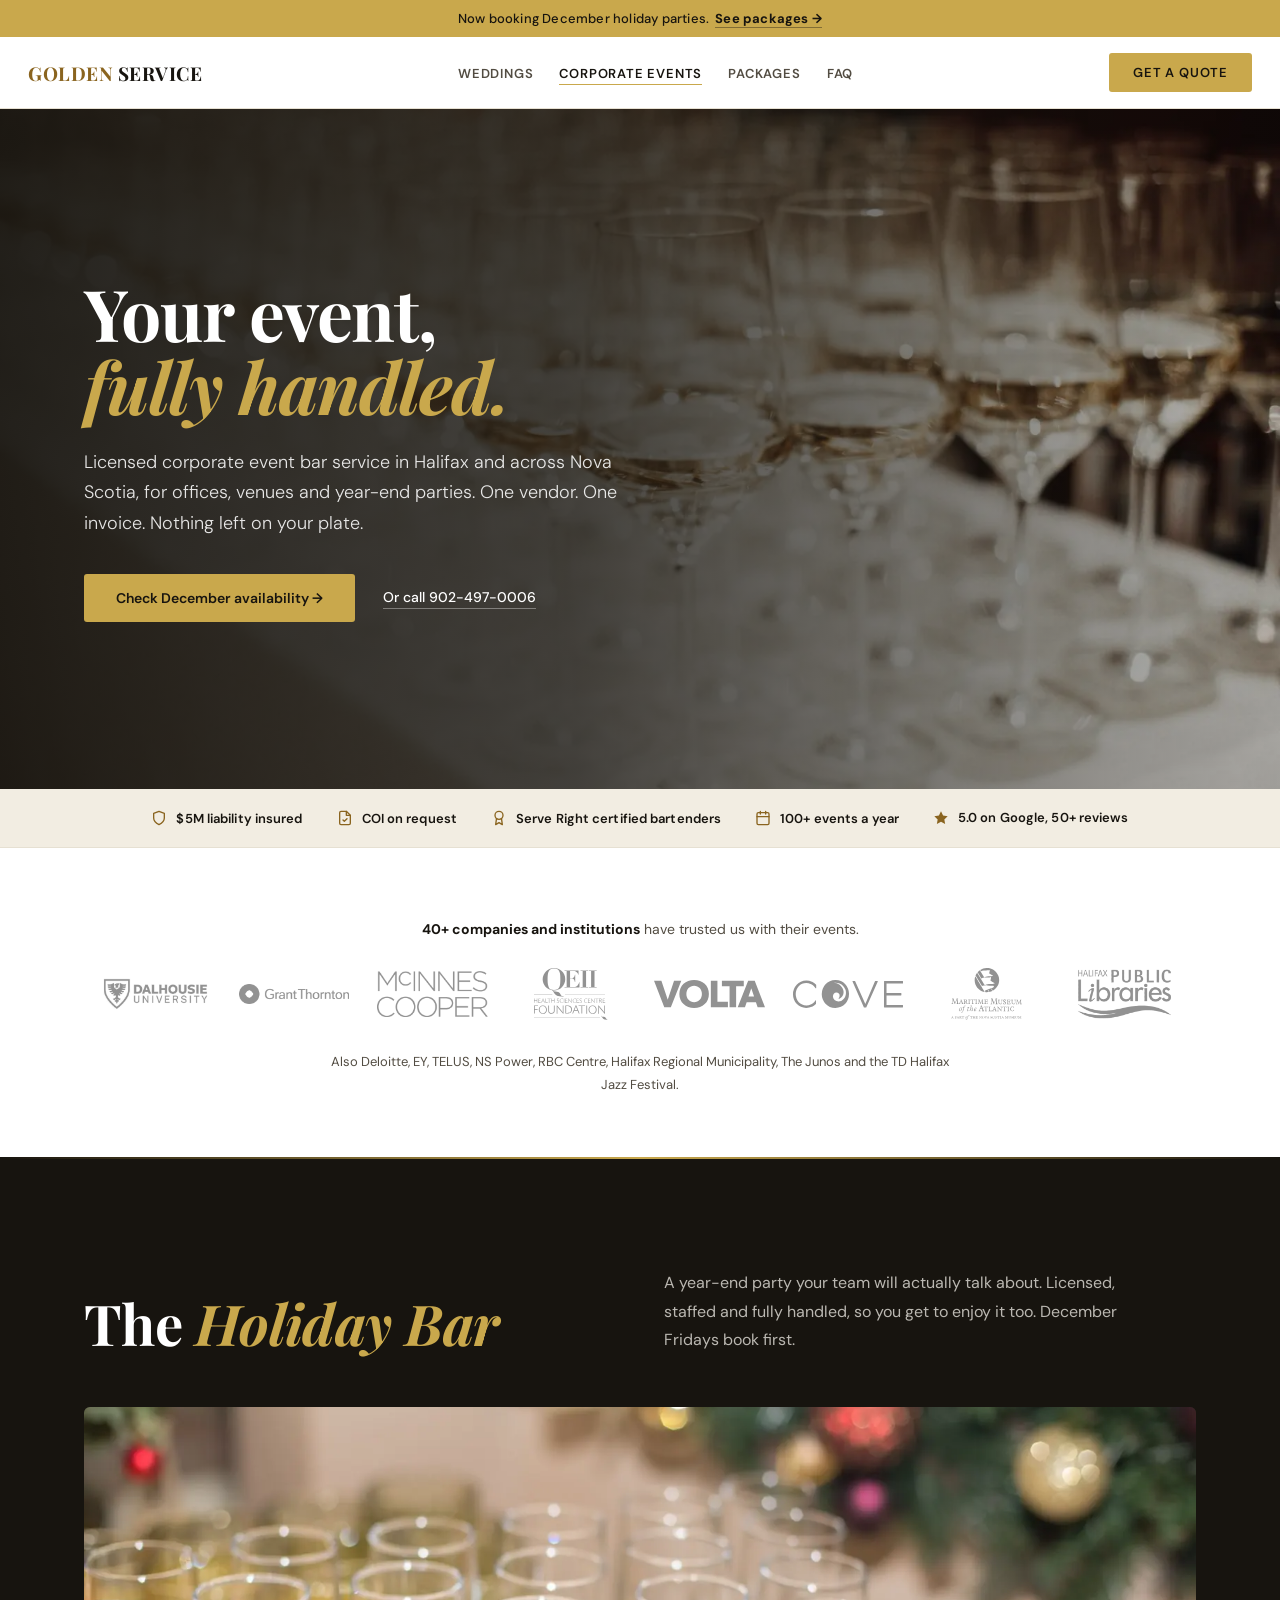
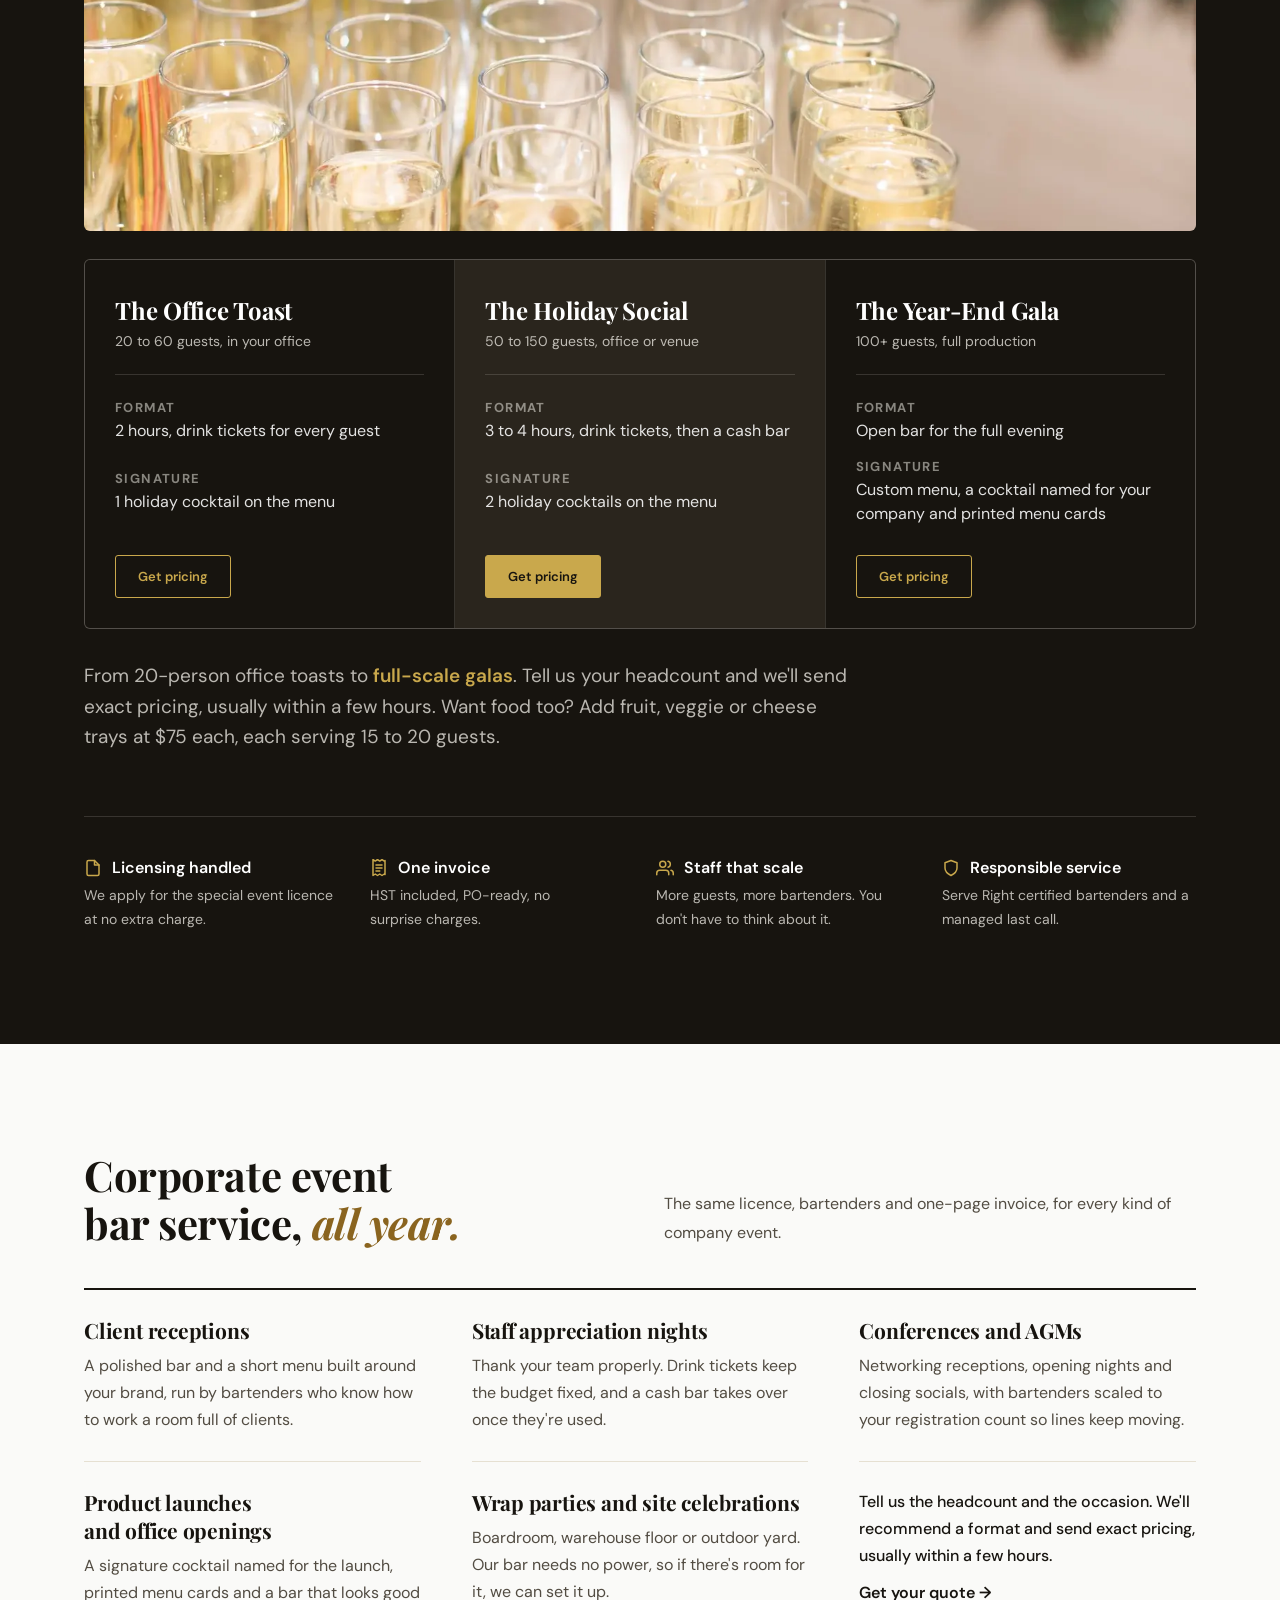
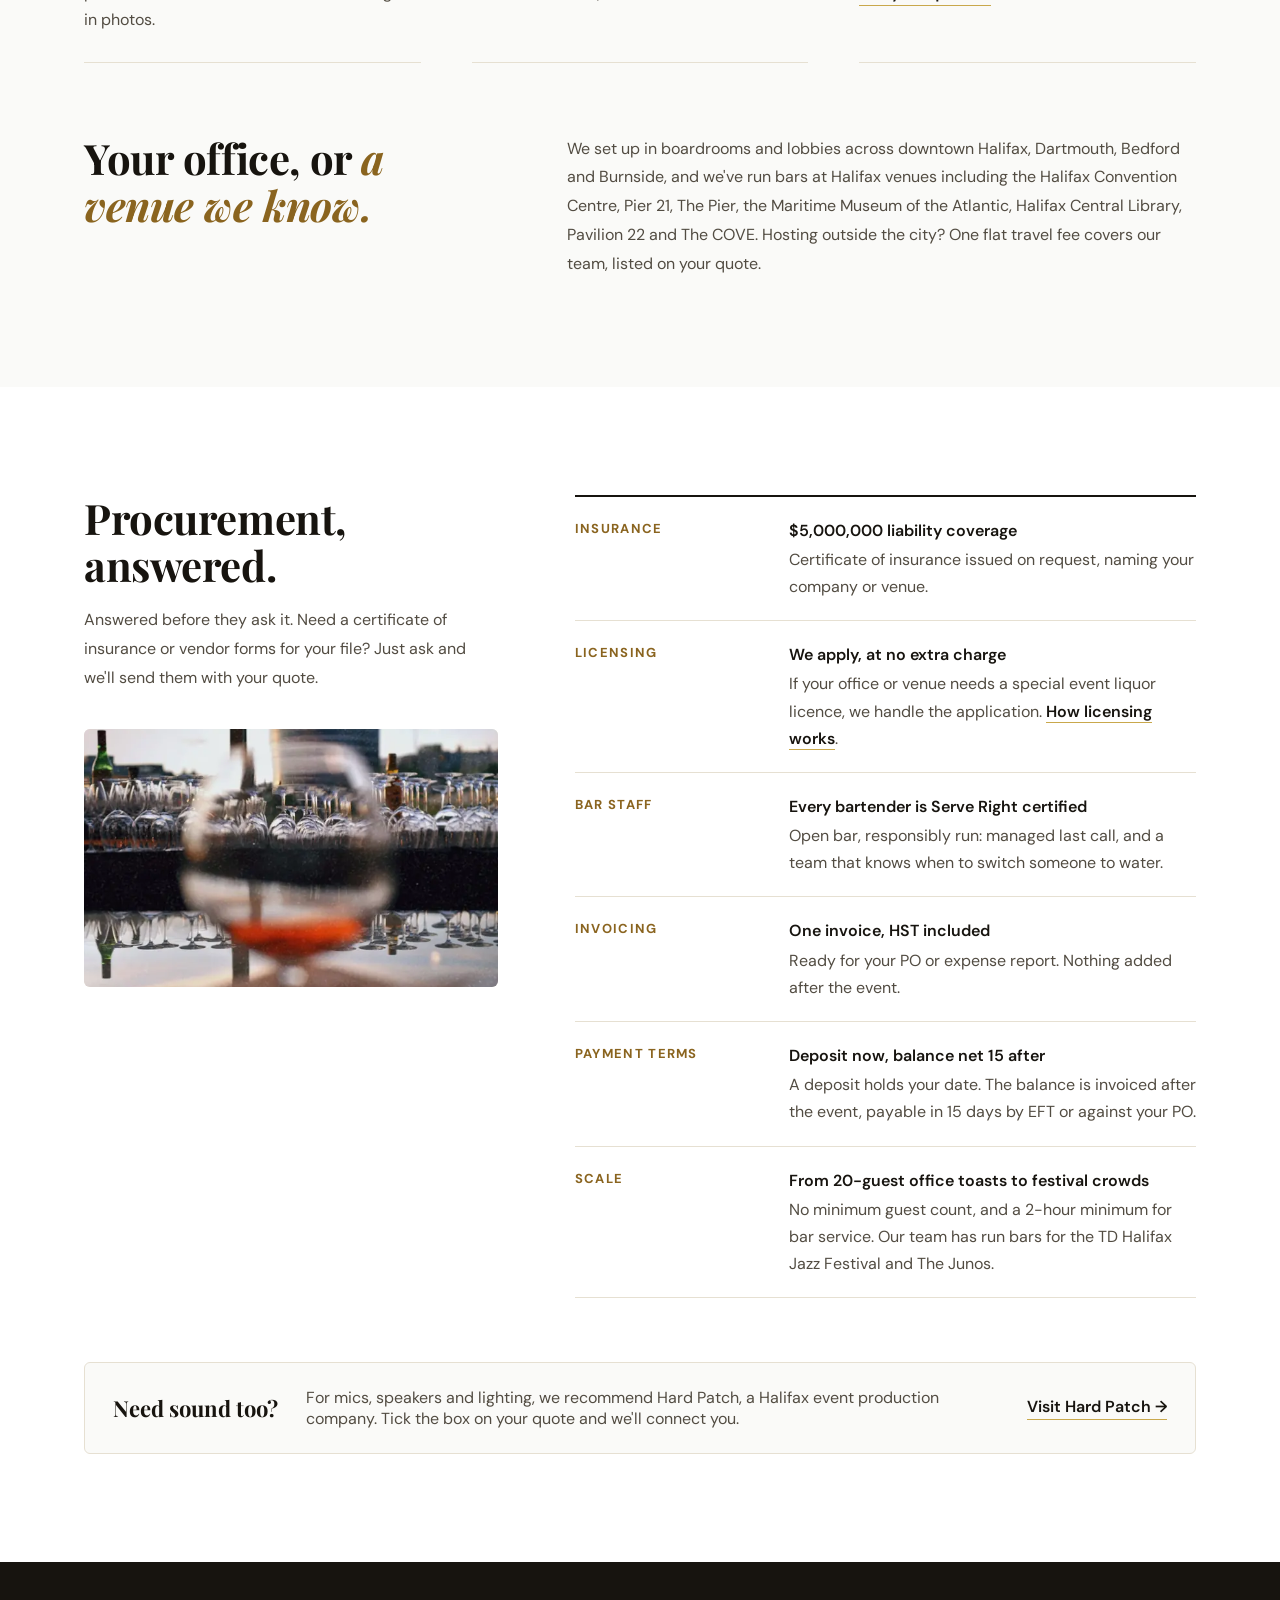
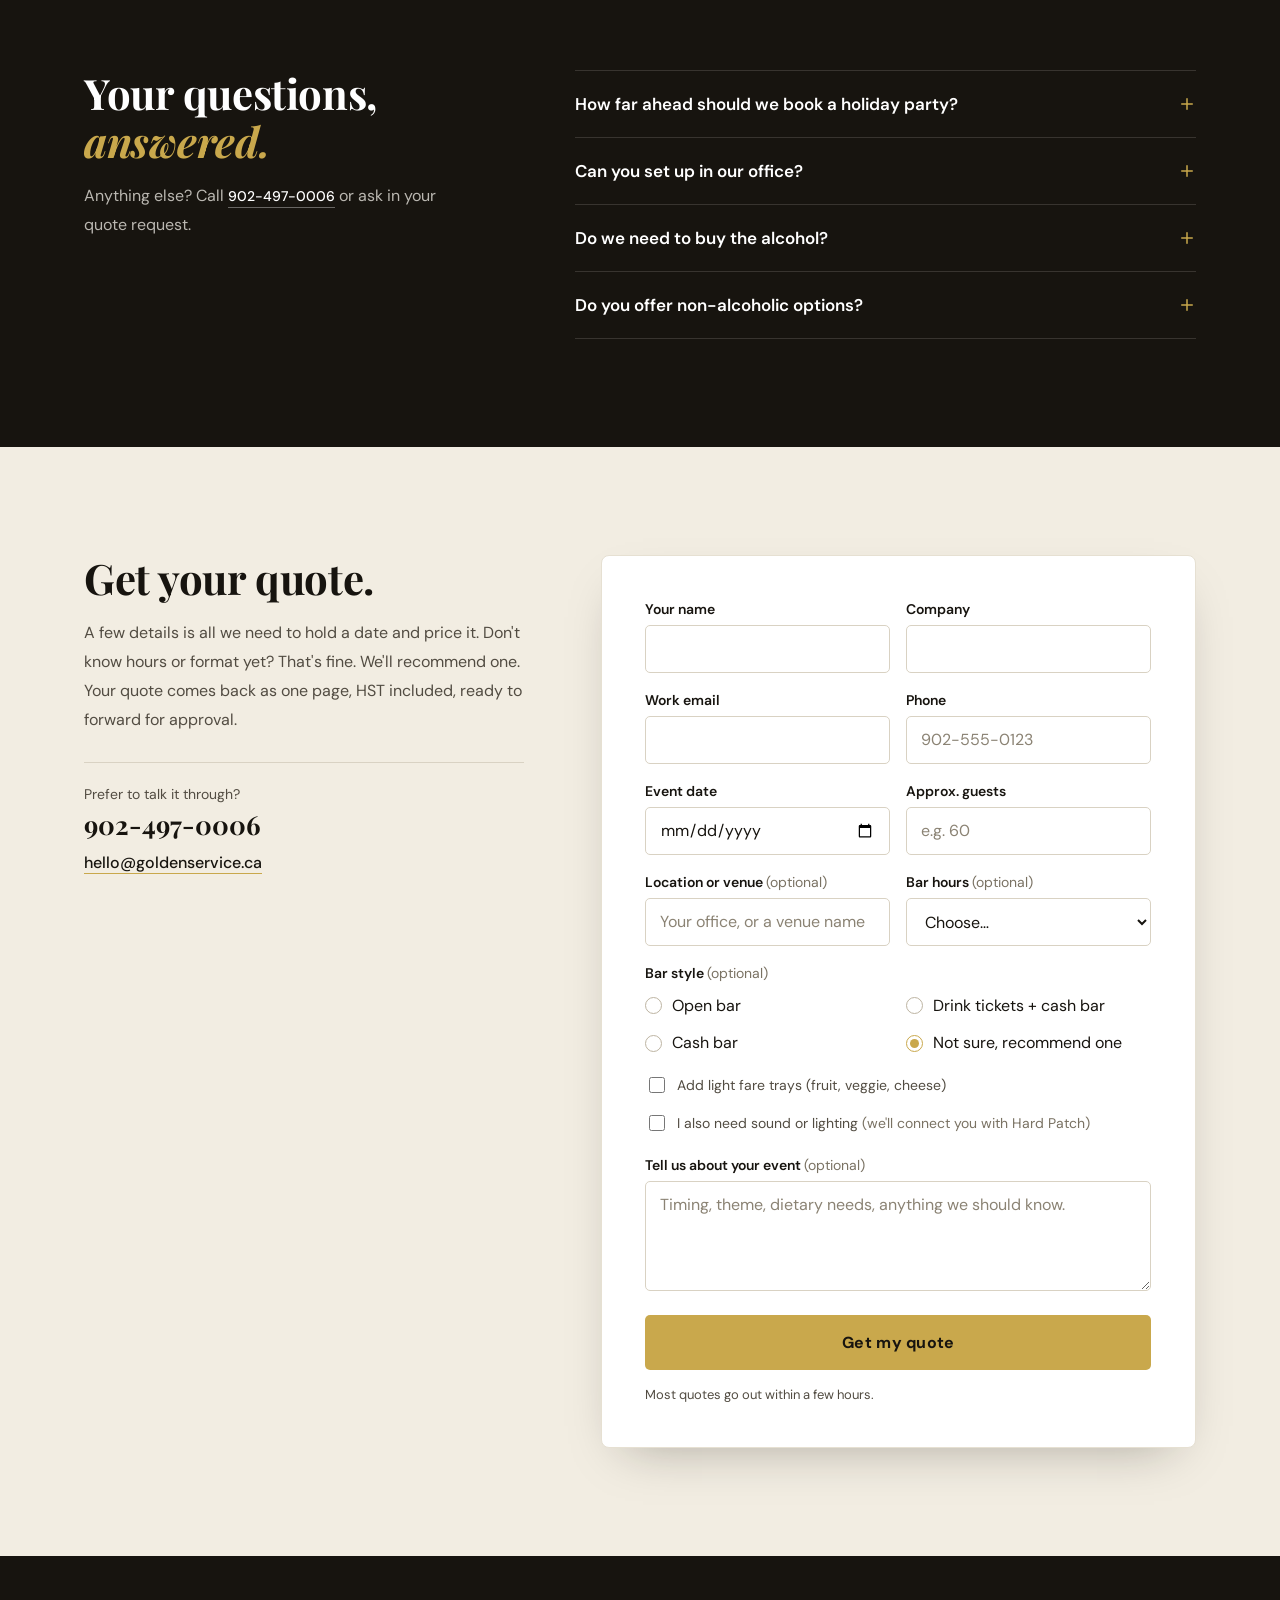
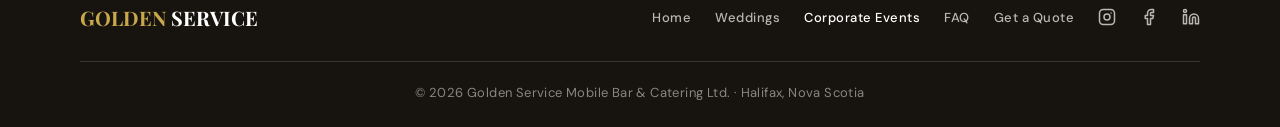
<file: corporate/index.html>
<!DOCTYPE html>
<html lang="en">
<head>
  <meta charset="UTF-8">
  <meta name="viewport" content="width=device-width, initial-scale=1.0">
  <title>Corporate &amp; Holiday Bar Service in Halifax | Golden Service</title>
  <meta name="description" content="Licensed bar service for corporate events and holiday parties in Halifax and across Nova Scotia. $5M insured, Serve Right bartenders, one PO-ready invoice.">

  <!-- Open Graph -->
  <meta property="og:title" content="Corporate &amp; Holiday Party Bar Service | Golden Service Halifax">
  <meta property="og:description" content="Your event, fully handled. Licensed, insured, one invoice.">
  <meta property="og:url" content="https://goldenservice.ca/corporate/">
  <meta property="og:type" content="website">
  <meta property="og:image" content="https://goldenservice.ca/corporate-event-wine-service-halifax.jpg">
  <meta property="og:image:width" content="2000">
  <meta property="og:image:height" content="1331">
  <meta property="og:image:alt" content="Bartender pouring wine for guests at a Halifax corporate event">
  <meta property="og:site_name" content="Golden Service Mobile Bar & Catering">
  <meta property="og:locale" content="en_CA">
  <meta name="twitter:card" content="summary_large_image">
  <meta name="theme-color" content="#17140f">

  <!-- Favicon -->
  <link rel="icon" type="image/x-icon" href="/favicon.ico">
  <link rel="icon" type="image/png" sizes="16x16" href="/favicon-16x16.png">
  <link rel="icon" type="image/png" sizes="32x32" href="/favicon-32x32.png">
  <link rel="apple-touch-icon" sizes="180x180" href="/apple-touch-icon.png">

  <link rel="preload" as="image" type="image/webp" href="/corporate-event-wine-service-halifax-1024.webp" media="(max-width: 760px)" fetchpriority="high">
  <link rel="preload" as="image" type="image/webp" href="/corporate-event-wine-service-halifax-1600.webp" media="(min-width: 761px)" fetchpriority="high">

  <link rel="canonical" href="https://goldenservice.ca/corporate/">

  <script type="application/ld+json">
  {
    "@context": "https://schema.org",
    "@type": "Service",
    "name": "Corporate and Holiday Party Bar Service",
    "serviceType": "Mobile bar service",
    "areaServed": { "@type": "State", "name": "Nova Scotia" },
    "provider": {
      "@type": "LocalBusiness",
      "name": "Golden Service Mobile Bar & Catering",
      "url": "https://goldenservice.ca",
      "telephone": "+19024970006"
    }
  }
  </script>

  <script type="application/ld+json">
  {
    "@context": "https://schema.org",
    "@type": "FAQPage",
    "mainEntity": [
      { "@type": "Question", "name": "How far ahead should we book a holiday party?", "acceptedAnswer": { "@type": "Answer", "text": "As soon as you have a date. December Fridays book first, and a deposit is what holds your spot." } },
      { "@type": "Question", "name": "Can you set up in our office?", "acceptedAnswer": { "@type": "Answer", "text": "Yes. Most office events happen right in the boardroom or lobby. Golden Service brings the bar, ice, glassware and debit machines, and leaves the space the way it found it." } },
      { "@type": "Question", "name": "Do we need to buy the alcohol?", "acceptedAnswer": { "@type": "Answer", "text": "No. Golden Service supplies beer, wine, spirits, ciders and non-alcoholic options, plus the special event liquor licence, so there is nothing to buy, chill or haul." } },
      { "@type": "Question", "name": "Do you offer non-alcoholic options?", "acceptedAnswer": { "@type": "Answer", "text": "Yes. Every bar includes non-alcoholic choices, and Golden Service can make mocktail versions of your signature cocktails so every guest gets the same drink." } }
    ]
  }
  </script>

  <!-- Fonts -->
  <link rel="preconnect" href="https://fonts.googleapis.com">
  <link rel="preconnect" href="https://fonts.gstatic.com" crossorigin>
  <link rel="preload" as="style" href="https://fonts.googleapis.com/css2?family=DM+Sans:opsz,wght@9..40,300;9..40,400;9..40,500;9..40,600;9..40,700&family=Playfair+Display:wght@600;700&display=swap">
  <link href="https://fonts.googleapis.com/css2?family=DM+Sans:opsz,wght@9..40,300;9..40,400;9..40,500;9..40,600;9..40,700&family=Playfair+Display:wght@600;700&display=swap" rel="stylesheet" media="print" onload="this.media='all'">
  <noscript><link href="https://fonts.googleapis.com/css2?family=DM+Sans:opsz,wght@9..40,300;9..40,400;9..40,500;9..40,600;9..40,700&family=Playfair+Display:wght@600;700&display=swap" rel="stylesheet"></noscript>

  <link rel="stylesheet" href="/styles.css">
  <style>
    /* Page-only styles. Tokens and shared components come from /styles.css. */

    /* HERO */
    .gs-hero::before{content:'';position:absolute;inset:0;z-index:-1;background:url('/corporate-event-wine-service-halifax.jpg') 65% 45%/cover no-repeat;background-image:image-set(url('/corporate-event-wine-service-halifax-1600.webp') type('image/webp'),url('/corporate-event-wine-service-halifax.jpg') type('image/jpeg'))}
    @media(max-width:760px){.gs-hero::before{background-image:image-set(url('/corporate-event-wine-service-halifax-1024.webp') type('image/webp'),url('/corporate-event-wine-service-halifax.jpg') type('image/jpeg'))}}

    /* LOGOS */
    .gs-logos{padding:clamp(48px,6vw,72px) 24px clamp(40px,5vw,60px);text-align:center}
    .gs-logos-lead{font-size:14px;color:var(--gs-body);margin:0 0 30px}
    .gs-logos-lead strong{color:var(--gs-ink)}
    .gs-logo-row{display:grid;grid-template-columns:repeat(8,1fr);gap:18px 28px;align-items:center;max-width:1080px;margin:0 auto}
    .gs-logo-row div{height:52px;display:flex;align-items:center;justify-content:center;min-width:0}
    .gs-logo-row img{width:100%;height:100%;object-fit:contain;filter:grayscale(1) opacity(.72);transition:filter .25s var(--gs-ease)}
    .gs-logo-row img:hover{filter:grayscale(0) opacity(1)}
    .gs-logos-more{font-size:13px;color:var(--gs-body);margin:30px auto 0;max-width:70ch;line-height:1.8}

    /* HOLIDAY */
    .gs-tier.featured{background:var(--gs-ink-soft)}

    /* LIGHT FARE */
    .gs-fare{padding:clamp(64px,9vw,108px) 0 0}
    /* SOUND PARTNER */
    .gs-partner{margin-top:clamp(40px,6vw,64px);padding:24px 28px;border:1px solid var(--gs-line);border-radius:6px;background:var(--gs-paper);display:grid;grid-template-columns:auto 1fr auto;gap:8px 28px;align-items:center}
    .gs-partner h3{font-family:var(--gs-font-display);font-size:22px;color:var(--gs-ink);margin:0}
    .gs-partner p{margin:0;color:var(--gs-body)}
    .gs-partner .gs-text-link{justify-self:start;white-space:nowrap}
    @media (max-width: 760px){ .gs-partner{grid-template-columns:1fr} }
    .gs-addon{margin:-6px 0 22px!important}
    .gs-addon-note{color:var(--gs-muted)}
    .gs-addon .gs-inline-check{margin:0}

    /* EVERY EVENT */
    .gs-events{background:var(--gs-paper);padding:clamp(64px,9vw,108px) 0}
    .gs-events-head{display:grid;grid-template-columns:1fr 1fr;gap:48px;align-items:end;margin-bottom:40px}
    .gs-events-head .gs-title{margin:0}
    .gs-events-list{display:grid;grid-template-columns:repeat(3,minmax(0,1fr));gap:0 clamp(28px,4vw,56px);border-top:2px solid var(--gs-ink)}
    .gs-events-list > div{padding:26px 0 28px;border-bottom:1px solid var(--gs-line)}
    .gs-events-list h3{font-family:var(--gs-font-display);font-size:21px;font-weight:700;letter-spacing:-.01em;margin:0 0 8px;color:var(--gs-ink)}
    .gs-events-list p{font-size:16px;line-height:1.7;color:var(--gs-body);margin:0}
    .gs-events-cta p{color:var(--gs-ink);font-weight:500;margin:0 0 12px}
    .gs-text-link{color:var(--gs-ink);font-size:16px;font-weight:600;text-decoration:none;border-bottom:1px solid var(--gs-gold);padding-bottom:2px;transition:color .2s}
    .gs-where{display:grid;grid-template-columns:.8fr 1.2fr;gap:clamp(32px,5vw,72px);align-items:start;margin-top:clamp(48px,6vw,72px)}
    .gs-where .gs-title{margin:0}
    .gs-where p{font-size:16px;line-height:1.8;color:var(--gs-body);margin:0;max-width:62ch}

    /* FAQ */

    /* PROCUREMENT SPEC SHEET */
    .gs-spec div{display:grid;grid-template-columns:190px 1fr;gap:24px;padding:20px 0;border-bottom:1px solid var(--gs-line)}

    /* QUOTE FORM */
    .gs-card{background:var(--gs-white);border:1px solid var(--gs-line);border-radius:8px;padding:clamp(24px,3.4vw,44px);box-shadow:var(--gs-shadow)}
    .gs-input{display:block;width:100%;height:48px;padding:12px 14px;border:1px solid var(--gs-line-strong);border-radius:5px;font:16px var(--gs-font-body);color:var(--gs-ink);background:var(--gs-white);transition:border-color .2s,box-shadow .2s;outline:none}
    .gs-choice input{appearance:none;-webkit-appearance:none;width:17px;height:17px;min-width:17px;margin:0;border:1.5px solid var(--gs-line-control);background:var(--gs-white);position:relative;cursor:pointer;transition:border-color .15s,background .15s}
    .gs-inline-check,.gs-field .gs-inline-check{display:flex;align-items:center;gap:9px;font-size:14px;font-weight:400;color:var(--gs-body);margin:10px 0 0;cursor:pointer}
    .gs-promise{font-size:13px;color:var(--gs-body);margin:0}
    .gs-back{background:none;border:none;padding:0;font:500 13px var(--gs-font-body);color:var(--gs-body);cursor:pointer;border-bottom:1px solid var(--gs-line)}

    /* FOOTER */
    .gs-footer{background:var(--gs-ink);padding:48px 24px 26px}

    /* RESPONSIVE */
    @media(max-width:980px){
      .gs-logo-row{grid-template-columns:repeat(4,minmax(0,1fr))}
      .gs-holiday-head,.gs-proc-grid,.gs-quote-grid,.gs-fare-head,.gs-events-head,.gs-where,.gs-faq-grid{grid-template-columns:1fr}
      .gs-events-head{gap:14px}
      .gs-events-list{grid-template-columns:repeat(2,minmax(0,1fr))}
      .gs-fare-head{gap:14px}
      .gs-holiday-head{gap:18px}
      .gs-holiday-photo{aspect-ratio:16/9}
      .gs-promises{grid-template-columns:1fr 1fr}
    }
    @media(max-width:760px){
      .gs-spec div{grid-template-columns:1fr;gap:6px}
      .gs-events-list{grid-template-columns:1fr}
    }
    @media(max-width:560px){
      .gs-logo-row{grid-template-columns:repeat(2,minmax(0,1fr));gap:14px 28px}
      .gs-logo-row div{height:44px}
      .gs-promises{grid-template-columns:1fr}
    }
  </style>
</head>
<body>
  <a class="gs-skip" href="#main">Skip to content</a>
<script>document.documentElement.classList.add('gs-js')</script>

  <div class="gs-banner" id="gsBanner">
    Now booking December holiday parties.<a href="#holiday">See packages &rarr;</a>
  </div>

  <nav class="gs-nav" id="gsNav">
    <a href="/" class="gs-nav-logo"><span>GOLDEN</span> SERVICE</a>
    <ul class="gs-nav-links">
      <li><a href="/weddings/">Weddings</a></li>
      <li><a href="/corporate/" aria-current="page">Corporate Events</a></li>
      <li><a href="#holiday">Packages</a></li>
      <li><a href="#faq">FAQ</a></li>
    </ul>
    <a href="#quote" class="gs-nav-cta">Get a Quote</a>
    <button class="gs-hamburger" id="gsHamburger" aria-label="Open menu" aria-expanded="false" aria-controls="gsMobileMenu">
      <span></span><span></span><span></span>
    </button>
  </nav>
  <div class="gs-nav-backdrop" id="gsNavBackdrop"></div>
  <div class="gs-mobile-menu" id="gsMobileMenu">
    <a href="/">Home</a>
    <a href="/weddings/">Weddings</a>
    <a href="/corporate/" aria-current="page">Corporate Events</a>
    <a href="#holiday">Packages</a>
    <a href="#faq">FAQ</a>
    <a href="#quote" class="gs-mobile-cta">Get a Quote</a>
  </div>

  <main id="main">
    <!-- HERO -->
    <section class="gs-hero" aria-labelledby="gsHeroTitle">
      <div class="gs-hero-grid">
        <div>
          <h1 id="gsHeroTitle">Your event, <em>fully handled.</em></h1>
          <p class="gs-hero-sub">Licensed corporate event bar service in Halifax and across Nova Scotia, for offices, venues and year-end parties. One vendor. One invoice. Nothing left on your plate.</p>
          <div class="gs-hero-actions">
            <a href="#quote" class="gs-btn-primary" id="gsHeroCta" data-focus-date>Check December availability &rarr;</a>
            <a href="tel:+19024970006" class="gs-link-on-dark">Or call 902-497-0006</a>
          </div>
        </div>
      </div>
    </section>

    <!-- TRUST STRIP -->
    <div class="gs-trust">
      <ul>
        <li><svg width="16" height="16" viewBox="0 0 24 24" fill="none" stroke="currentColor" stroke-width="2" stroke-linecap="round" stroke-linejoin="round" aria-hidden="true"><path d="M12 22s8-4 8-10V5l-8-3-8 3v7c0 6 8 10 8 10z"/></svg>$5M liability insured</li>
        <li><svg width="16" height="16" viewBox="0 0 24 24" fill="none" stroke="currentColor" stroke-width="2" stroke-linecap="round" stroke-linejoin="round" aria-hidden="true"><path d="M14 2H6a2 2 0 0 0-2 2v16a2 2 0 0 0 2 2h12a2 2 0 0 0 2-2V8z"/><path d="M14 2v6h6M9 15l2 2 4-4"/></svg>COI on request</li>
        <li><svg width="16" height="16" viewBox="0 0 24 24" fill="none" stroke="currentColor" stroke-width="2" stroke-linecap="round" stroke-linejoin="round" aria-hidden="true"><circle cx="12" cy="8" r="6"/><path d="M8.2 13.2 7 22l5-3 5 3-1.2-8.8"/></svg>Serve Right certified bartenders</li>
        <li><svg width="16" height="16" viewBox="0 0 24 24" fill="none" stroke="currentColor" stroke-width="2" stroke-linecap="round" stroke-linejoin="round" aria-hidden="true"><rect x="3" y="4" width="18" height="18" rx="2"/><path d="M16 2v4M8 2v4M3 10h18"/></svg>100+ events a year</li>
        <li><svg width="16" height="16" viewBox="0 0 24 24" fill="currentColor" aria-hidden="true"><path d="m12 2 3.1 6.3 6.9 1-5 4.9 1.2 6.8L12 17.8 5.8 21l1.2-6.8-5-4.9 6.9-1z"/></svg><a href="https://www.google.com/search?q=Golden+Service+Mobile+Bar+Halifax" target="_blank" rel="noopener">5.0 on Google, 50+ reviews</a></li>
      </ul>
    </div>

    <!-- LOGOS -->
    <section class="gs-logos gs-shell" aria-label="Clients">
      <p class="gs-logos-lead"><strong>40+ companies and institutions</strong> have trusted us with their events.</p>
      <div class="gs-logo-row">
        <div><img src="/client-logos/dalhousie-university.png" alt="Dalhousie University" loading="lazy" width="700" height="199"></div>
        <div><img src="/client-logos/grant-thornton.png" alt="Grant Thornton" loading="lazy" width="700" height="130"></div>
        <div><img src="/client-logos/mcinnes-cooper.png" alt="McInnes Cooper" loading="lazy" width="700" height="289"></div>
        <div><img src="/client-logos/qeii-foundation.svg" alt="QEII Foundation" loading="lazy" width="114" height="80"></div>
        <div><img src="/client-logos/volta.svg" alt="Volta" loading="lazy" width="177" height="46"></div>
        <div><img src="/client-logos/cove.svg" alt="COVE, Centre for Ocean Ventures and Entrepreneurship" loading="lazy" width="203" height="52"></div>
        <div><img src="/client-logos/maritime-museum.svg" alt="Maritime Museum of the Atlantic" loading="lazy" width="133" height="98"></div>
        <div><img src="/client-logos/halifax-public-library.png" alt="Halifax Public Libraries" loading="lazy" width="700" height="368"></div>
      </div>
      <p class="gs-logos-more">Also Deloitte, EY, TELUS, NS Power, RBC Centre, Halifax Regional Municipality, The Junos and the TD Halifax Jazz Festival.</p>
    </section>

    <!-- HOLIDAY -->
    <section class="gs-holiday" id="holiday" aria-labelledby="gsHolidayTitle">
      <div class="gs-shell">
        <div class="gs-holiday-head" data-reveal>
          <h2 class="gs-title" id="gsHolidayTitle">The <em>Holiday Bar</em></h2>
          <p>A year-end party your team will actually talk about. Licensed, staffed and fully handled, so you get to enjoy it too. December Fridays book first.</p>
        </div>

        <div class="gs-holiday-photo" data-reveal><picture><source type="image/webp" srcset="/holiday-party-champagne-bar-halifax-640.webp 640w, /holiday-party-champagne-bar-halifax-1024.webp 1024w, /holiday-party-champagne-bar-halifax-1600.webp 1600w" sizes="(max-width: 1160px) calc(100vw - 48px), 1112px"><img src="/holiday-party-champagne-bar-halifax.jpg" alt="Rows of champagne flutes poured and ready in front of a decorated Christmas tree at a holiday party" loading="lazy" width="1800" height="1200"></picture></div>

        <div class="gs-tiers" data-reveal>
          <article class="gs-tier">
            <h3>The Office Toast</h3>
            <p class="gs-tier-for">20 to 60 guests, in your office</p>
            <dl>
              <div><dt>Format</dt><dd>2 hours, drink tickets for every guest</dd></div>
              <div><dt>Signature</dt><dd>1 holiday cocktail on the menu</dd></div>
            </dl>
            <a href="#quote" class="gs-tier-cta" data-package="The Office Toast">Get pricing</a>
          </article>
          <article class="gs-tier featured">
            <h3>The Holiday Social</h3>
            <p class="gs-tier-for">50 to 150 guests, office or venue</p>
            <dl>
              <div><dt>Format</dt><dd>3 to 4 hours, drink tickets, then a cash bar</dd></div>
              <div><dt>Signature</dt><dd>2 holiday cocktails on the menu</dd></div>
            </dl>
            <a href="#quote" class="gs-tier-cta" data-package="The Holiday Social">Get pricing</a>
          </article>
          <article class="gs-tier">
            <h3>The Year-End Gala</h3>
            <p class="gs-tier-for">100+ guests, full production</p>
            <dl>
              <div><dt>Format</dt><dd>Open bar for the full evening</dd></div>
              <div><dt>Signature</dt><dd>Custom menu, a cocktail named for your company and printed menu cards</dd></div>
            </dl>
            <a href="#quote" class="gs-tier-cta" data-package="The Year-End Gala">Get pricing</a>
          </article>
        </div>
        <p class="gs-holiday-anchor">From 20-person office toasts to <strong>full-scale galas</strong>. Tell us your headcount and we'll send exact pricing, usually within a few hours. Want food too? Add fruit, veggie or cheese trays at $75 each, each serving 15 to 20 guests.</p>

        <div class="gs-promises" data-reveal>
          <div>
            <h3><svg width="18" height="18" viewBox="0 0 24 24" fill="none" stroke="currentColor" stroke-width="2" stroke-linecap="round" stroke-linejoin="round" aria-hidden="true"><path d="M14 2H6a2 2 0 0 0-2 2v16a2 2 0 0 0 2 2h12a2 2 0 0 0 2-2V8z"/><path d="M14 2v6h6"/></svg>Licensing handled</h3>
            <p>We apply for the special event licence at no extra charge.</p>
          </div>
          <div>
            <h3><svg width="18" height="18" viewBox="0 0 24 24" fill="none" stroke="currentColor" stroke-width="2" stroke-linecap="round" stroke-linejoin="round" aria-hidden="true"><path d="M4 2v20l3-2 3 2 3-2 3 2 3-2 1 .7V2l-1 .7-3-2-3 2-3-2-3 2-3-2z"/><path d="M8 8h8M8 12h8M8 16h5"/></svg>One invoice</h3>
            <p>HST included, PO-ready, no surprise charges.</p>
          </div>
          <div>
            <h3><svg width="18" height="18" viewBox="0 0 24 24" fill="none" stroke="currentColor" stroke-width="2" stroke-linecap="round" stroke-linejoin="round" aria-hidden="true"><path d="M17 21v-2a4 4 0 0 0-4-4H5a4 4 0 0 0-4 4v2"/><circle cx="9" cy="7" r="4"/><path d="M23 21v-2a4 4 0 0 0-3-3.9M16 3.1a4 4 0 0 1 0 7.8"/></svg>Staff that scale</h3>
            <p>More guests, more bartenders. You don't have to think about it.</p>
          </div>
          <div>
            <h3><svg width="18" height="18" viewBox="0 0 24 24" fill="none" stroke="currentColor" stroke-width="2" stroke-linecap="round" stroke-linejoin="round" aria-hidden="true"><path d="M12 22s8-4 8-10V5l-8-3-8 3v7c0 6 8 10 8 10z"/></svg>Responsible service</h3>
            <p>Serve Right certified bartenders and a managed last call.</p>
          </div>
        </div>
      </div>
    </section>

    <!-- EVERY EVENT -->
    <section class="gs-events" id="events" aria-labelledby="gsEventsTitle">
      <div class="gs-shell">
        <div class="gs-events-head" data-reveal>
          <h2 class="gs-title" id="gsEventsTitle">Corporate event bar service, <em>all year.</em></h2>
          <p class="gs-lede">The same licence, bartenders and one-page invoice, for every kind of company event.</p>
        </div>
        <div class="gs-events-list" data-reveal>
          <div><h3>Client receptions</h3><p>A polished bar and a short menu built around your brand, run by bartenders who know how to work a room full of clients.</p></div>
          <div><h3>Staff appreciation nights</h3><p>Thank your team properly. Drink tickets keep the budget fixed, and a cash bar takes over once they're used.</p></div>
          <div><h3>Conferences and AGMs</h3><p>Networking receptions, opening nights and closing socials, with bartenders scaled to your registration count so lines keep moving.</p></div>
          <div><h3>Product launches and office openings</h3><p>A signature cocktail named for the launch, printed menu cards and a bar that looks good in photos.</p></div>
          <div><h3>Wrap parties and site celebrations</h3><p>Boardroom, warehouse floor or outdoor yard. Our bar needs no power, so if there's room for it, we can set it up.</p></div>
          <div class="gs-events-cta"><p>Tell us the headcount and the occasion. We'll recommend a format and send exact pricing, usually within a few hours.</p><a href="#quote" class="gs-text-link">Get your quote &rarr;</a></div>
        </div>
        <div class="gs-where" data-reveal>
          <h2 class="gs-title" id="gsWhereTitle">Your office, or <em>a venue we know.</em></h2>
          <p>We set up in boardrooms and lobbies across downtown Halifax, Dartmouth, Bedford and Burnside, and we've run bars at Halifax venues including the Halifax Convention Centre, Pier 21, The Pier, the Maritime Museum of the Atlantic, Halifax Central Library, Pavilion 22 and The COVE. Hosting outside the city? One flat travel fee covers our team, listed on your quote.</p>
        </div>
      </div>
    </section>

    <!-- PROCUREMENT -->
    <section class="gs-proc" id="procurement" aria-labelledby="gsProcTitle">
      <div class="gs-shell gs-proc-grid">
        <div data-reveal>
          <h2 class="gs-title" id="gsProcTitle">Procurement, answered.</h2>
          <p class="gs-lede">Answered before they ask it. Need a certificate of insurance or vendor forms for your file? Just ask and we'll send them with your quote.</p>
          <div class="gs-handled-photo"><picture><source type="image/webp" srcset="/mobile-bar-event-management-halifax-640.webp 640w, /mobile-bar-event-management-halifax-1024.webp 1024w" sizes="(max-width: 980px) min(560px, calc(100vw - 48px)), 440px"><img src="/mobile-bar-event-management-halifax.jpg" alt="Golden Service bar set up on a Halifax waterfront rooftop" loading="lazy" width="1200" height="900"></picture></div>
        </div>
        <dl class="gs-spec" data-reveal>
          <div><dt>Insurance</dt><dd><strong>$5,000,000 liability coverage</strong>Certificate of insurance issued on request, naming your company or venue.</dd></div>
          <div><dt>Licensing</dt><dd><strong>We apply, at no extra charge</strong>If your office or venue needs a special event liquor licence, we handle the application. <a href="/liquor-licence-guide/">How licensing works</a>.</dd></div>
          <div><dt>Bar staff</dt><dd><strong>Every bartender is Serve Right certified</strong>Open bar, responsibly run: managed last call, and a team that knows when to switch someone to water.</dd></div>
          <div><dt>Invoicing</dt><dd><strong>One invoice, HST included</strong>Ready for your PO or expense report. Nothing added after the event.</dd></div>
          <div><dt>Payment terms</dt><dd><strong>Deposit now, balance net 15 after</strong>A deposit holds your date. The balance is invoiced after the event, payable in 15 days by EFT or against your PO.</dd></div>
          <div><dt>Scale</dt><dd><strong>From 20-guest office toasts to festival crowds</strong>No minimum guest count, and a 2-hour minimum for bar service. Our team has run bars for the TD Halifax Jazz Festival and The Junos.</dd></div>
        </dl>
      </div>
      <div class="gs-shell">
        <aside class="gs-partner" aria-labelledby="gsPartnerTitle" data-reveal>
          <h3 id="gsPartnerTitle">Need sound too?</h3>
          <p>For mics, speakers and lighting, we recommend Hard Patch, a Halifax event production company. Tick the box on your quote and we'll connect you.</p>
          <a class="gs-text-link" href="https://www.hardpatch.live/corporate-events" target="_blank" rel="noopener">Visit Hard Patch &rarr;</a>
        </aside>
      </div>
    </section>

    <!-- FAQ -->
    <section class="gs-faq" id="faq" aria-labelledby="gsFaqTitle">
      <div class="gs-shell gs-faq-grid">
        <div data-reveal>
          <h2 class="gs-title" id="gsFaqTitle">Your questions, <em>answered.</em></h2>
          <p class="gs-lede">Anything else? Call <a class="gs-link-on-dark" style="white-space:nowrap" href="tel:+19024970006">902-497-0006</a> or ask in your quote request.</p>
        </div>
        <div class="gs-faq-list" data-reveal>
          <details><summary>How far ahead should we book a holiday party?<svg width="18" height="18" viewBox="0 0 24 24" fill="none" stroke="currentColor" stroke-width="2" stroke-linecap="round" aria-hidden="true"><path d="M12 5v14M5 12h14"/></svg></summary><p>As soon as you have a date. December Fridays book first, and a deposit is what holds your spot.</p></details>
          <details><summary>Can you set up in our office?<svg width="18" height="18" viewBox="0 0 24 24" fill="none" stroke="currentColor" stroke-width="2" stroke-linecap="round" aria-hidden="true"><path d="M12 5v14M5 12h14"/></svg></summary><p>Yes. Most office events happen right in the boardroom or lobby. We bring the bar, ice, glassware and debit machines, and leave the space the way we found it.</p></details>
          <details><summary>Do we need to buy the alcohol?<svg width="18" height="18" viewBox="0 0 24 24" fill="none" stroke="currentColor" stroke-width="2" stroke-linecap="round" aria-hidden="true"><path d="M12 5v14M5 12h14"/></svg></summary><p>No. We supply beer, wine, spirits, ciders and non-alcoholic options, plus the licence, so there's nothing to buy, chill or haul.</p></details>
          <details><summary>Do you offer non-alcoholic options?<svg width="18" height="18" viewBox="0 0 24 24" fill="none" stroke="currentColor" stroke-width="2" stroke-linecap="round" aria-hidden="true"><path d="M12 5v14M5 12h14"/></svg></summary><p>Yes. Every bar includes non-alcoholic choices, and we can make mocktail versions of your signature cocktails so everyone gets the same drink.</p></details>
        </div>
      </div>
    </section>

    <!-- QUOTE FORM -->
    <section class="gs-quote" id="quote" aria-labelledby="gsQuoteTitle">
      <div class="gs-shell gs-quote-grid">
        <div class="gs-quote-aside" data-reveal>
          <h2 class="gs-title" id="gsQuoteTitle">Get your quote.</h2>
          <p class="gs-lede">A few details is all we need to hold a date and price it. Don't know hours or format yet? That's fine. We'll recommend one. Your quote comes back as one page, HST included, ready to forward for approval.</p>
          <div class="gs-call">
            <p>Prefer to talk it through?</p>
            <a href="tel:+19024970006">902-497-0006</a><br>
            <a class="gs-mail" href="mailto:hello@goldenservice.ca">hello@goldenservice.ca</a>
          </div>
        </div>

        <div class="gs-card" data-reveal>
          <form id="gsForm" action="https://api.web3forms.com/submit" method="POST" novalidate>
            <input type="hidden" name="access_key" value="cbef750b-b37a-4d63-a776-7276fa377355">
            <input type="hidden" name="from_name" value="Golden Service Website">
            <input type="checkbox" name="botcheck" tabindex="-1" autocomplete="off" aria-hidden="true" style="display:none">

            <div id="gsStep1">
              <div class="gs-row">
                <div class="gs-field"><label for="f-name">Your name</label><input class="gs-input" id="f-name" name="name" type="text" autocomplete="name" required></div>
                <div class="gs-field"><label for="f-company">Company</label><input class="gs-input" id="f-company" name="company" type="text" autocomplete="organization" required></div>
              </div>
              <div class="gs-row">
                <div class="gs-field"><label for="f-email">Work email</label><input class="gs-input" id="f-email" name="email" type="email" autocomplete="email" spellcheck="false" required></div>
                <div class="gs-field"><label for="f-phone">Phone</label><input class="gs-input" id="f-phone" name="phone" type="tel" autocomplete="tel" inputmode="tel" placeholder="902-555-0123" pattern="[\d\s\(\)\+\.\-]{10,}" title="Please enter a phone number with area code" required></div>
              </div>
              <div class="gs-row">
                <div class="gs-field"><label for="f-date">Event date</label><input class="gs-input" id="f-date" name="event_date" type="date" max="2099-12-31" required></div>
                <div class="gs-field"><label for="f-guests">Approx. guests</label><input class="gs-input" id="f-guests" name="guests" type="number" min="1" inputmode="numeric" placeholder="e.g. 60" required></div>
              </div>
              <div class="gs-row">
                <div class="gs-field"><label for="f-venue">Location or venue <i>(optional)</i></label><input class="gs-input" id="f-venue" name="location" type="text" placeholder="Your office, or a venue name"></div>
                <div class="gs-field"><label for="f-hours">Bar hours <i>(optional)</i></label>
                  <select class="gs-input" id="f-hours" name="service_hours">
                    <option value="">Choose…</option>
                    <option>2 hours</option><option>3 hours</option><option>4 hours</option><option>5 hours</option><option>6 hours</option><option>7+ hours</option><option>Not sure yet</option>
                  </select>
                </div>
              </div>
            </div>

            <fieldset>
              <legend class="gs-legend">Bar style <i>(optional)</i></legend>
              <div class="gs-choices">
                <label class="gs-choice"><input type="radio" name="service_style" value="Open bar"> Open bar</label>
                <label class="gs-choice"><input type="radio" name="service_style" value="Drink tickets + cash bar"> Drink tickets + cash bar</label>
                <label class="gs-choice"><input type="radio" name="service_style" value="Cash bar"> Cash bar</label>
                <label class="gs-choice"><input type="radio" name="service_style" value="Not sure, recommend one" checked> Not sure, recommend one</label>
              </div>
            </fieldset>
            <div class="gs-addon">
              <label class="gs-inline-check"><input type="checkbox" id="gsTrays" aria-controls="gsTrayOpts" aria-expanded="false"> Add light fare trays (fruit, veggie, cheese)</label>
              <div class="gs-tray-opts" id="gsTrayOpts" role="group" aria-label="Tray types" hidden>
                <label class="gs-inline-check"><input type="checkbox" class="gs-tray" value="Fruit" checked> Fruit</label>
                <label class="gs-inline-check"><input type="checkbox" class="gs-tray" value="Veggie" checked> Veggie</label>
                <label class="gs-inline-check"><input type="checkbox" class="gs-tray" value="Cheese" checked> Cheese</label>
              </div>
            </div>
            <div class="gs-addon">
              <label class="gs-inline-check"><input type="checkbox" name="also_needs" value="Sound or lighting (OK to share details with Hard Patch)"> <span>I also need sound or lighting <span class="gs-addon-note">(we'll connect you with Hard Patch)</span></span></label>
            </div>
            <input type="hidden" name="addons" id="f-addons" value="">
            <div class="gs-field"><label for="f-msg">Tell us about your event <i>(optional)</i></label><textarea class="gs-input" id="f-msg" name="message" rows="3" placeholder="Timing, theme, dietary needs, anything we should know."></textarea></div>
            <input type="hidden" name="package_interest" id="f-package" value="">
            <input type="hidden" name="event_type" value="Corporate Event">
            <input type="hidden" name="source" value="goldenservice.ca/corporate">
            <input type="hidden" name="subject" value="Corporate Quote Request - Golden Service">
            <button type="submit" class="gs-submit" id="gsSubmit">Get my quote</button>
            <div class="gs-form-foot" id="gsFormFoot"><p class="gs-promise">Most quotes go out within a few hours.</p></div>

            <div class="gs-status ok" id="gsSuccess" role="status" hidden>Thanks, it's in. We'll be in touch with your quote shortly.</div>
            <div class="gs-status err" id="gsError" role="alert" hidden>That didn't send. Email <a href="mailto:hello@goldenservice.ca">hello@goldenservice.ca</a> or call <a href="tel:+19024970006">902-497-0006</a> and we'll take it from there.</div>
          </form>
        </div>
      </div>
    </section>
  </main>

  <div class="gs-mbar" id="gsMbar" aria-hidden="true">
    <a href="#quote" class="gs-mbar-quote" tabindex="-1">Get a quote</a>
    <a href="tel:+19024970006" class="gs-mbar-call" aria-label="Call 902-497-0006" tabindex="-1"><svg width="20" height="20" viewBox="0 0 24 24" fill="none" stroke="currentColor" stroke-width="2" stroke-linecap="round" stroke-linejoin="round" aria-hidden="true"><path d="M22 16.9v3a2 2 0 0 1-2.2 2 19.8 19.8 0 0 1-8.6-3.1 19.5 19.5 0 0 1-6-6A19.8 19.8 0 0 1 2.1 4.2 2 2 0 0 1 4.1 2h3a2 2 0 0 1 2 1.7c.1 1 .4 1.9.7 2.8a2 2 0 0 1-.5 2.1L8 9.9a16 16 0 0 0 6 6l1.3-1.3a2 2 0 0 1 2.1-.4c.9.3 1.8.6 2.8.7a2 2 0 0 1 1.7 2z"/></svg></a>
  </div>

  <footer class="gs-footer">
    <div class="gs-footer-top">
      <a href="/" class="gs-footer-logo"><span>GOLDEN</span> SERVICE</a>
      <div class="gs-footer-links">
        <a href="/">Home</a>
        <a href="/weddings/">Weddings</a>
        <a href="/corporate/" aria-current="page">Corporate Events</a>
        <a href="#faq">FAQ</a>
        <a href="#quote">Get a Quote</a>
        <a href="https://www.instagram.com/goldenservicebar/" target="_blank" rel="noopener" aria-label="Instagram" class="gs-footer-social"><svg width="18" height="18" viewBox="0 0 24 24" fill="none" stroke="currentColor" stroke-width="2" stroke-linecap="round" stroke-linejoin="round" aria-hidden="true"><rect x="2" y="2" width="20" height="20" rx="5"/><circle cx="12" cy="12" r="4"/><path d="M17.5 6.5h.01"/></svg></a>
        <a href="https://www.facebook.com/goldenservicebar/" target="_blank" rel="noopener" aria-label="Facebook" class="gs-footer-social"><svg width="18" height="18" viewBox="0 0 24 24" fill="none" stroke="currentColor" stroke-width="2" stroke-linecap="round" stroke-linejoin="round" aria-hidden="true"><path d="M18 2h-3a5 5 0 0 0-5 5v3H7v4h3v8h4v-8h3l1-4h-4V7a1 1 0 0 1 1-1h3z"/></svg></a>
        <a href="https://www.linkedin.com/company/golden-service-mobile-bar/" target="_blank" rel="noopener" aria-label="LinkedIn" class="gs-footer-social"><svg width="18" height="18" viewBox="0 0 24 24" fill="none" stroke="currentColor" stroke-width="2" stroke-linecap="round" stroke-linejoin="round" aria-hidden="true"><path d="M16 8a6 6 0 0 1 6 6v7h-4v-7a2 2 0 0 0-4 0v7h-4v-7a6 6 0 0 1 6-6z"/><rect x="2" y="9" width="4" height="12"/><circle cx="4" cy="4" r="2"/></svg></a>
      </div>
    </div>
    <div class="gs-footer-copy">© 2026 Golden Service Mobile Bar &amp; Catering Ltd. · Halifax, Nova Scotia</div>
  </footer>

<script>
  // Holiday banner: shown Oct 1 to Dec 20 (and during the pre-season launch week).
  (function(){
    var b = document.getElementById('gsBanner');
    var d = new Date(), m = d.getMonth(), day = d.getDate();
    var inSeason = (m === 8 && day >= 20) || m === 9 || m === 10 || (m === 11 && day <= 20);
    if(b && !inSeason) b.hidden = true;
    var cta = document.getElementById('gsHeroCta');
    if(cta && !inSeason) cta.innerHTML = 'Check your date &rarr;';
  })();

  // Hamburger menu
  (function(){
    var btn = document.getElementById('gsHamburger');
    var menu = document.getElementById('gsMobileMenu');
    var backdrop = document.getElementById('gsNavBackdrop');
    if(!btn || !menu || !backdrop) return;
    var setOpen = function(isOpen){
      btn.classList.toggle('open', isOpen);
      menu.classList.toggle('open', isOpen);
      backdrop.classList.toggle('open', isOpen);
      btn.setAttribute('aria-expanded', String(isOpen));
      document.documentElement.classList.toggle('gs-menu-locked', isOpen);
    };
    btn.addEventListener('click', function(){ setOpen(!menu.classList.contains('open')); });
    backdrop.addEventListener('click', function(){ setOpen(false); });
    menu.querySelectorAll('a').forEach(function(a){ a.addEventListener('click', function(){ setOpen(false); }); });
    document.addEventListener('keydown', function(e){ if(e.key === 'Escape' && menu.classList.contains('open')) setOpen(false); });
  })();

  // Nav scrolled state
  (function(){
    var nav = document.getElementById('gsNav');
    if(!nav) return;
    var ticking = false;
    function update(){ nav.classList.toggle('gs-nav--scrolled', window.scrollY > 8); ticking = false; }
    window.addEventListener('scroll', function(){ if(!ticking){ window.requestAnimationFrame(update); ticking = true; } }, {passive:true});
    update();
  })();

  // Quote form: one submit. Extras sit in an optional "Add details" panel so no lead is lost between steps.
  var gsQuote = (function(){
    var form = document.getElementById('gsForm');
    if(!form) return null;
    var basics = document.getElementById('gsStep1');
    var foot = document.getElementById('gsFormFoot');
    var submit = document.getElementById('gsSubmit');
    var ok = document.getElementById('gsSuccess');
    var err = document.getElementById('gsError');
    var typeErr = document.getElementById('gsTypeErr');
    var pkg = document.getElementById('f-package');
    var venue = document.getElementById('f-venue');
    var venueNote = document.getElementById('gsVenueNote');
    var date = document.getElementById('f-date');

    // Phone formats as 902-555-0123 while typing; a pasted leading 1 or +1 is dropped.
    var phone = document.getElementById('f-phone');
    if(phone){
      phone.addEventListener('input', function(){
        var caret = phone.selectionStart || 0;
        var before = phone.value.slice(0, caret).replace(/\D/g, '').length;
        var d = phone.value.replace(/\D/g, '');
        if(d.length > 10 && d.charAt(0) === '1'){ d = d.slice(1); before = Math.max(0, before - 1); }
        d = d.slice(0, 10);
        var out = d.length > 6 ? d.slice(0,3) + '-' + d.slice(3,6) + '-' + d.slice(6) : d.length > 3 ? d.slice(0,3) + '-' + d.slice(3) : d;
        phone.value = out;
        var pos = 0, seen = 0;
        while(pos < out.length && seen < before){ if(/\d/.test(out.charAt(pos))) seen++; pos++; }
        if(document.activeElement === phone) phone.setSelectionRange(pos, pos);
      });
    }

    // No past dates.
    if(date){ var t = new Date(); t.setMinutes(t.getMinutes() - t.getTimezoneOffset()); date.min = t.toISOString().slice(0,10); }

    // Native validity bubbles don't show on radio groups reliably, so event type gets its own message.
    function valid(){
      var fields = form.querySelectorAll('[required]:not([type=radio])');
      for(var i = 0; i < fields.length; i++){
        if(!fields[i].checkValidity()){ fields[i].reportValidity(); return false; }
      }
      if(typeErr){
        var typed = !!form.querySelector('input[name="event_type"]:checked');
        typeErr.classList.toggle('on', !typed);
        if(!typed){ form.querySelector('input[name="event_type"]').focus(); return false; }
      }
      return true;
    }
    if(typeErr){
      form.querySelectorAll('input[name="event_type"]').forEach(function(r){
        r.addEventListener('change', function(){ typeErr.classList.remove('on'); });
      });
    }

    // Package buttons carry their pick into the form.
    document.querySelectorAll('[data-package]').forEach(function(a){
      a.addEventListener('click', function(){
        var v = a.getAttribute('data-package');
        if(pkg) pkg.value = v;
        var r = form.querySelector('input[name="service_style"][value="' + v + '"]');
        if(r) r.checked = true;
      });
    });
    document.querySelectorAll('a[href="#quote"]').forEach(function(a){
      a.addEventListener('click', function(){
        setTimeout(function(){
          if(!ok.hidden) return;
          var f = document.getElementById(a.hasAttribute('data-focus-date') ? 'f-date' : 'f-name');
          if(f) f.focus({preventScroll:true});
        }, 450);
      });
    });

    // Tray picks are sent as one line, e.g. "Light fare trays: Fruit, Cheese".
    var trays = document.getElementById('gsTrays');
    var trayOpts = document.getElementById('gsTrayOpts');
    var addons = document.getElementById('f-addons');
    trays.addEventListener('change', function(){
      trayOpts.hidden = !trays.checked;
      trays.setAttribute('aria-expanded', trays.checked);
    });
    function trayValue(){
      if(!trays.checked) return '';
      var picks = [].map.call(trayOpts.querySelectorAll('.gs-tray:checked'), function(c){ return c.value; });
      return 'Light fare trays: ' + (picks.length ? picks.join(', ') : 'type not specified');
    }

    form.addEventListener('input', function(){ ok.hidden = true; });

    form.addEventListener('submit', function(e){
      e.preventDefault();
      if(!valid()) return;
      addons.value = trayValue();
      submit.disabled = true;
      submit.textContent = 'Sending…';
      err.hidden = true;
      fetch(form.action, { method:'POST', body:new FormData(form), headers:{'Accept':'application/json'} })
        .then(function(r){
          if(!r.ok) throw new Error('bad status');
          // Keep the form in place; confirm underneath it.
          form.reset();
          trayOpts.hidden = true;
          trays.setAttribute('aria-expanded', 'false');
          if(venueNote) venueNote.hidden = true;
          submit.disabled = false;
          submit.textContent = 'Get my quote';
          ok.hidden = false;
          ok.scrollIntoView({block:'nearest', behavior: matchMedia('(prefers-reduced-motion: reduce)').matches ? 'auto' : 'smooth'});
        })
        .catch(function(){
          err.hidden = false;
          submit.disabled = false;
          submit.textContent = 'Get my quote';
        });
    });

    return {
      // Picking a venue fills it in and brings the visitor to the form.
      setVenue: function(name){
        if(!venue) return;
        venue.value = name;
        if(venueNote){
          document.getElementById('gsVenueNoteName').textContent = name;
          venueNote.hidden = false;
        }
        document.getElementById('quote').scrollIntoView({behavior: matchMedia('(prefers-reduced-motion: reduce)').matches ? 'auto' : 'smooth'});
        if(ok.hidden) setTimeout(function(){ document.getElementById('f-name').focus({preventScroll:true}); }, 450);
      }
    };
  })();

  // Mobile quote bar: shows once the hero is past, hides while the quote form is on screen.
  (function(){
    var bar = document.getElementById('gsMbar');
    var hero = document.querySelector('.gs-hero');
    var quote = document.getElementById('quote');
    if(!bar || !hero || !quote) return;
    var shown = null, ticking = false;
    function sync(){
      ticking = false;
      var h = window.innerHeight;
      var q = quote.getBoundingClientRect();
      var on = hero.getBoundingClientRect().bottom < 0 && !(q.top < h && q.bottom > 0);
      if(on === shown) return;
      shown = on;
      bar.classList.toggle('on', on);
      bar.setAttribute('aria-hidden', String(!on));
      bar.querySelectorAll('a').forEach(function(a){ a.tabIndex = on ? 0 : -1; });
    }
    window.addEventListener('scroll', function(){ if(!ticking){ ticking = true; window.requestAnimationFrame(sync); } }, {passive:true});
    window.addEventListener('resize', sync);
    sync();
  })();

  // Scroll reveal, progressive enhancement only.
  (function(){
    var reduce = window.matchMedia && window.matchMedia('(prefers-reduced-motion: reduce)').matches;
    if(reduce || !('IntersectionObserver' in window)) return;
    var io = new IntersectionObserver(function(entries){
      entries.forEach(function(entry){
        if(entry.isIntersecting){
          entry.target.classList.add('gs-reveal-in');
          entry.target.classList.remove('gs-reveal-pending');
          io.unobserve(entry.target);
        }
      });
    }, {rootMargin:'0px 0px -8% 0px', threshold:0.1});
    document.querySelectorAll('[data-reveal]').forEach(function(el){
      if(el.getBoundingClientRect().top >= window.innerHeight * 0.92){
        el.classList.add('gs-reveal-pending');
        io.observe(el);
      }
    });
  })();
</script>
</body>
</html>
</file>
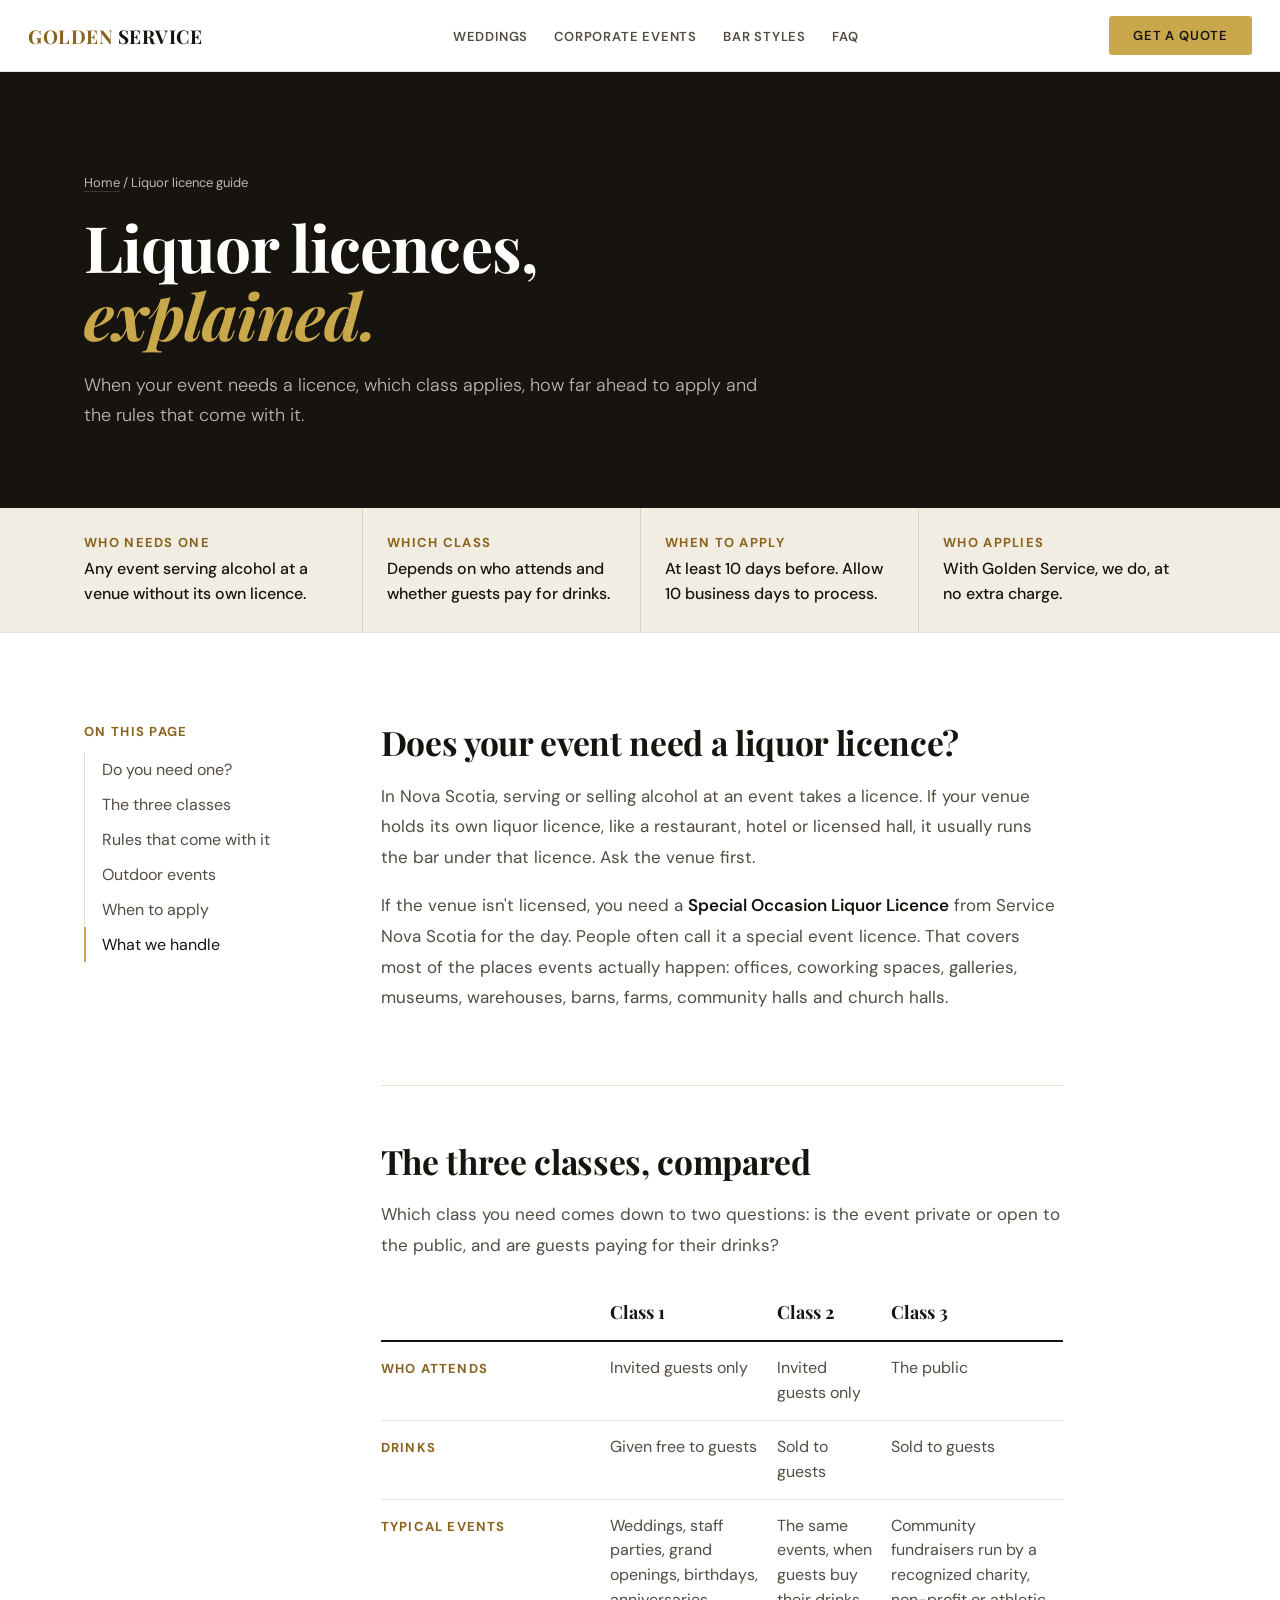
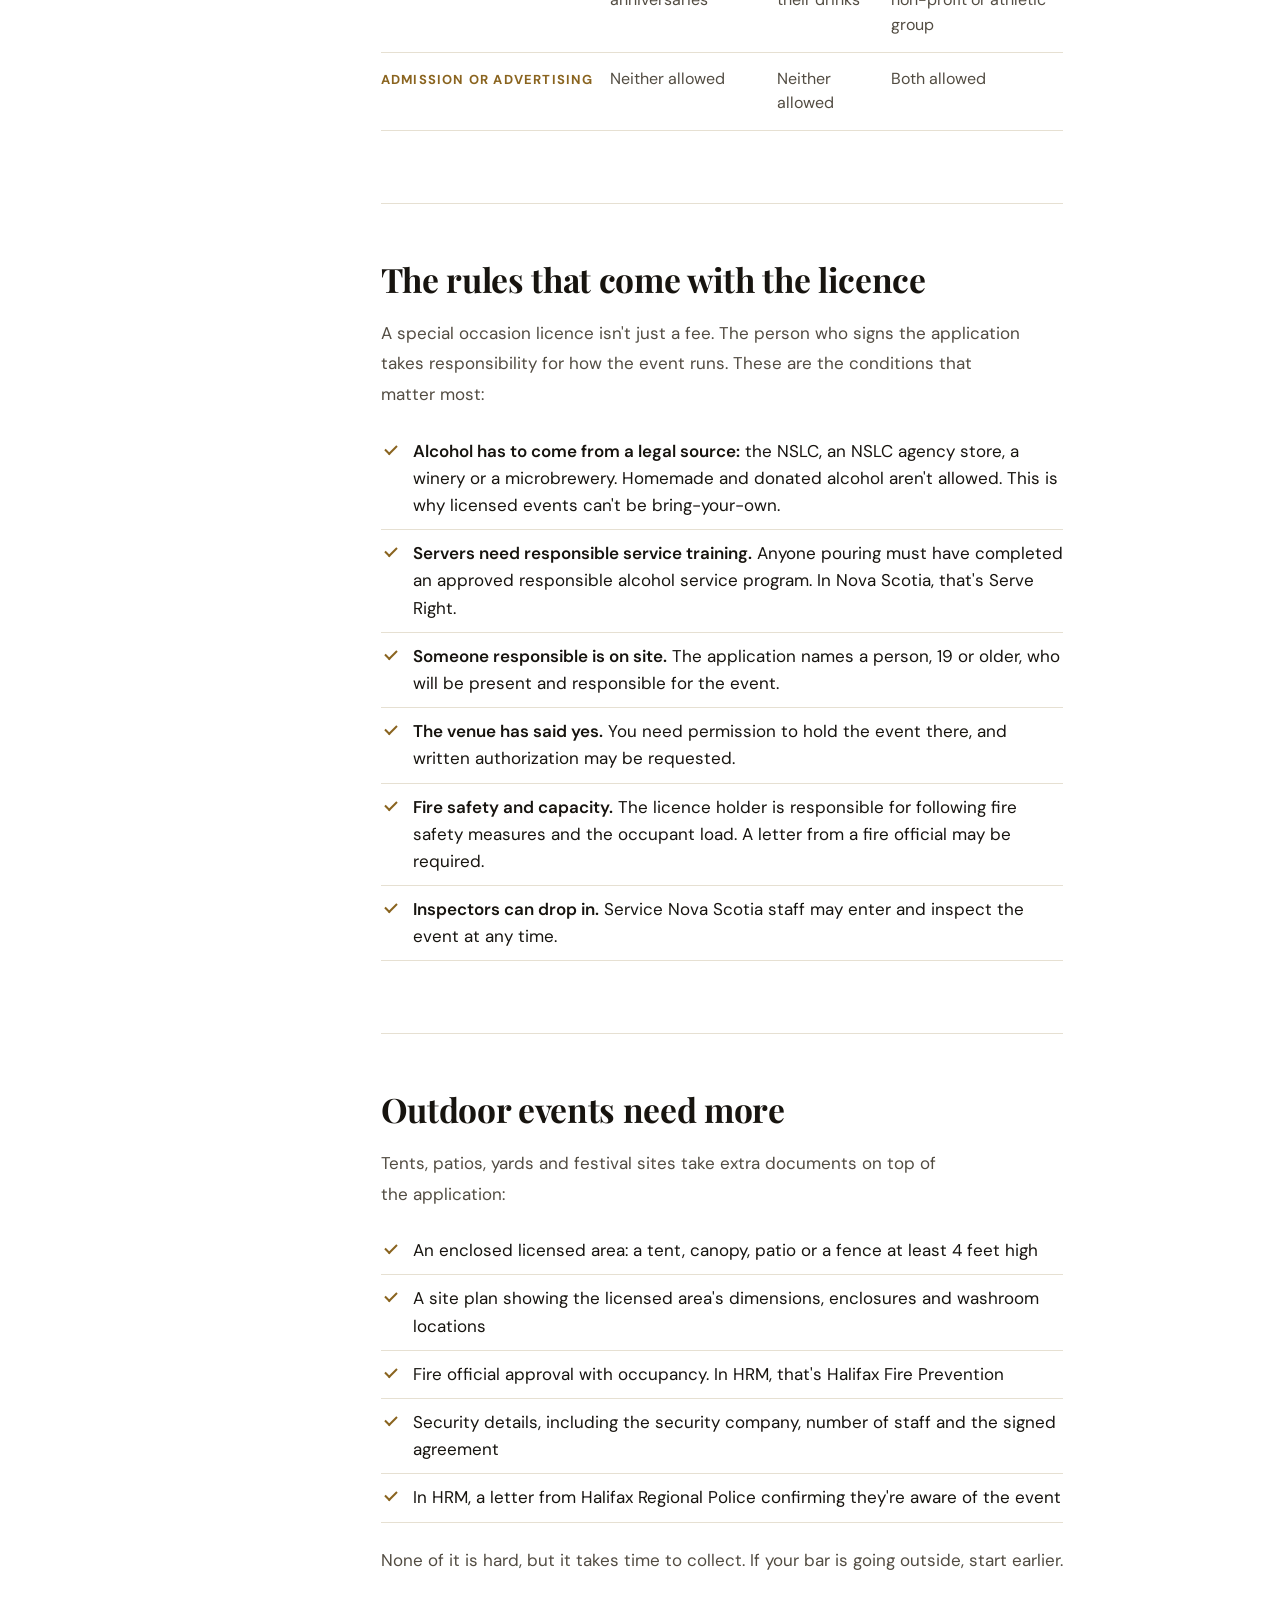
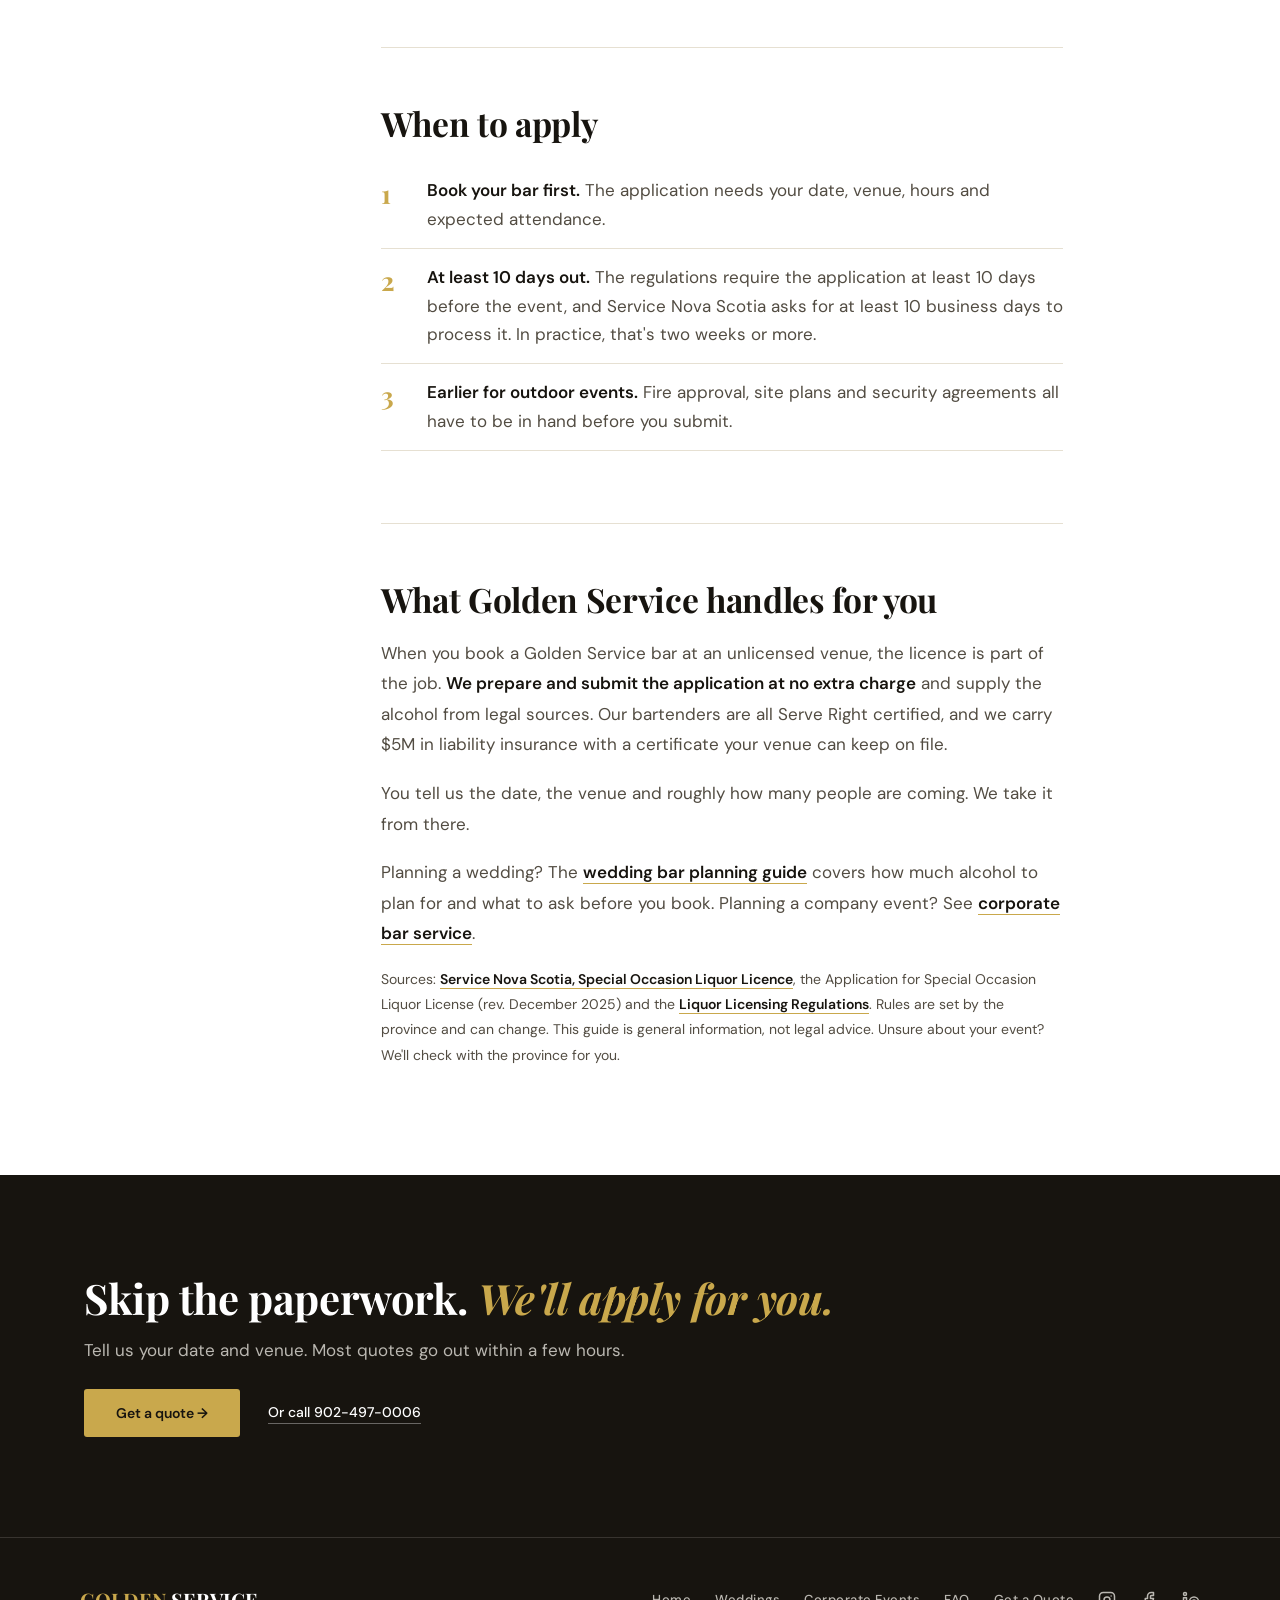
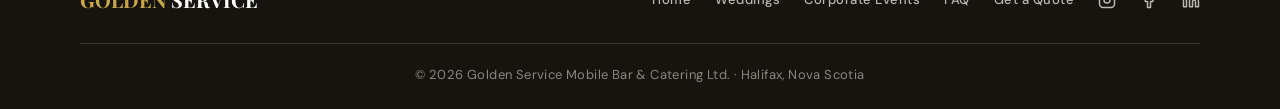
<file: liquor-licence-guide/index.html>
<!DOCTYPE html>
<html lang="en">
<head>
  <meta charset="UTF-8">
  <meta name="viewport" content="width=device-width, initial-scale=1.0">
  <title>Special Event Liquor Licences in Nova Scotia, Explained | Golden Service</title>
  <meta name="description" content="Do you need a special occasion liquor licence for your Nova Scotia event? The three licence classes, how far ahead to apply, and the rules that come with it.">

  <!-- Open Graph -->
  <meta property="og:title" content="Special Event Liquor Licences in Nova Scotia, Explained">
  <meta property="og:description" content="Which licence class you need, how far ahead to apply, and the rules that come with it.">
  <meta property="og:url" content="https://goldenservice.ca/liquor-licence-guide/">
  <meta property="og:type" content="article">
  <meta property="og:image" content="https://goldenservice.ca/mobile-bar-event-management-halifax.jpg">
  <meta property="og:image:width" content="1200">
  <meta property="og:image:height" content="900">
  <meta property="og:image:alt" content="Golden Service team running a licensed bar at a Halifax event">
  <meta property="og:site_name" content="Golden Service Mobile Bar & Catering">
  <meta property="og:locale" content="en_CA">
  <meta name="twitter:card" content="summary_large_image">
  <meta name="theme-color" content="#17140f">

  <!-- Favicon -->
  <link rel="icon" type="image/x-icon" href="/favicon.ico">
  <link rel="icon" type="image/png" sizes="16x16" href="/favicon-16x16.png">
  <link rel="icon" type="image/png" sizes="32x32" href="/favicon-32x32.png">
  <link rel="apple-touch-icon" sizes="180x180" href="/apple-touch-icon.png">

  <link rel="canonical" href="https://goldenservice.ca/liquor-licence-guide/">

  <script type="application/ld+json">
  {
    "@context": "https://schema.org",
    "@graph": [
      {
        "@type": "Article",
        "headline": "Special event liquor licences in Nova Scotia, explained",
        "description": "Which special occasion liquor licence class an event needs in Nova Scotia, how far ahead to apply, outdoor requirements and the rules that come with it.",
        "image": "https://goldenservice.ca/mobile-bar-event-management-halifax.jpg",
        "datePublished": "2026-10-23",
        "dateModified": "2026-10-23",
        "author": { "@type": "Organization", "name": "Golden Service Mobile Bar & Catering", "url": "https://goldenservice.ca" },
        "publisher": { "@type": "Organization", "name": "Golden Service Mobile Bar & Catering", "url": "https://goldenservice.ca" },
        "mainEntityOfPage": "https://goldenservice.ca/liquor-licence-guide/"
      },
      {
        "@type": "BreadcrumbList",
        "itemListElement": [
          { "@type": "ListItem", "position": 1, "name": "Home", "item": "https://goldenservice.ca/" },
          { "@type": "ListItem", "position": 2, "name": "Liquor licence guide", "item": "https://goldenservice.ca/liquor-licence-guide/" }
        ]
      },
      {
        "@type": "FAQPage",
        "mainEntity": [
          { "@type": "Question", "name": "Do I need a liquor licence for my event in Nova Scotia?", "acceptedAnswer": { "@type": "Answer", "text": "If you are serving or selling alcohol at a venue that does not hold its own liquor licence, such as an office, gallery, barn, farm or community hall, you need a Special Occasion Liquor Licence from Service Nova Scotia for the day of the event." } },
          { "@type": "Question", "name": "How far in advance do I need to apply?", "acceptedAnswer": { "@type": "Answer", "text": "The regulations require the application at least 10 days before the event, and Service Nova Scotia asks applicants to allow at least 10 business days for processing. Outdoor events need extra documents, so apply earlier." } },
          { "@type": "Question", "name": "Can I bring my own alcohol to a licensed event?", "acceptedAnswer": { "@type": "Answer", "text": "No. Alcohol served under a special occasion licence must be bought from the NSLC, an NSLC agency store, a winery or a microbrewery. Homemade and donated alcohol are not allowed." } }
        ]
      }
    ]
  }
  </script>

  <link rel="preconnect" href="https://fonts.googleapis.com">
  <link rel="preconnect" href="https://fonts.gstatic.com" crossorigin>
  <link rel="preload" as="style" href="https://fonts.googleapis.com/css2?family=DM+Sans:opsz,wght@9..40,300;9..40,400;9..40,500;9..40,600;9..40,700&family=Playfair+Display:ital,wght@0,600;0,700;1,600&display=swap">
  <link href="https://fonts.googleapis.com/css2?family=DM+Sans:opsz,wght@9..40,300;9..40,400;9..40,500;9..40,600;9..40,700&family=Playfair+Display:ital,wght@0,600;0,700;1,600&display=swap" rel="stylesheet" media="print" onload="this.media='all'">
  <noscript><link href="https://fonts.googleapis.com/css2?family=DM+Sans:opsz,wght@9..40,300;9..40,400;9..40,500;9..40,600;9..40,700&family=Playfair+Display:ital,wght@0,600;0,700;1,600&display=swap" rel="stylesheet"></noscript>

  <link rel="stylesheet" href="/styles.css">
  <style>
    /* Page-only styles. Tokens and shared components come from /styles.css. */

    /* BUTTONS */
    .gs-text-link{color:var(--gs-ink);font-size:14px;font-weight:600;text-decoration:none;border-bottom:1px solid var(--gs-gold);padding-bottom:2px;transition:color .2s}

    /* HERO */
    .gs-hero::before{content:'';position:absolute;inset:0;z-index:-1;background:url('/champagne-toast-service-wedding-events.jpg') 70% 40%/cover no-repeat;background-image:image-set(url('/champagne-toast-service-wedding-events-1600.webp') type('image/webp'),url('/champagne-toast-service-wedding-events.jpg') type('image/jpeg'))}
    @media(max-width:760px){.gs-hero::before{background-image:image-set(url('/champagne-toast-service-wedding-events-1024.webp') type('image/webp'),url('/champagne-toast-service-wedding-events.jpg') type('image/jpeg'))}}

    /* HANDLED (spec sheet) */
    .gs-spec div{display:grid;grid-template-columns:150px 1fr;gap:24px;padding:20px 0;border-bottom:1px solid var(--gs-line)}

    /* FOOTER */
    .gs-footer{background:var(--gs-ink);padding:48px 24px 26px;border-top:1px solid var(--gs-line-on-dark)}

    /* Reveal */
    @media(prefers-reduced-motion:reduce){
      .gs-input{transition:none}
    }

    /* RESPONSIVE */
    @media(max-width:760px){
      .gs-spec div{grid-template-columns:1fr;gap:6px}
    }

    /* GUIDE */
    .gs-guide-hero h1{font-family:var(--gs-font-display);font-size:clamp(2.4rem,3vw + 1.6rem,4.2rem);font-weight:700;line-height:1.05;letter-spacing:-.015em;margin:0 0 22px;max-width:14ch}
    .gs-guide-hero h1 em{color:var(--gs-gold);font-style:italic}
    .gs-guide-body{max-width:62ch;min-width:0}
  </style>
</head>
<body>
  <a class="gs-skip" href="#main">Skip to content</a>
<script>document.documentElement.classList.add('gs-js')</script>

  <nav class="gs-nav" id="gsNav">
    <a href="/" class="gs-nav-logo"><span>GOLDEN</span> SERVICE</a>
    <ul class="gs-nav-links">
      <li><a href="/weddings/">Weddings</a></li>
      <li><a href="/corporate/">Corporate Events</a></li>
      <li><a href="/#packages">Bar Styles</a></li>
      <li><a href="/#faq">FAQ</a></li>
    </ul>
    <a href="/#quote" class="gs-nav-cta">Get a Quote</a>
    <button class="gs-hamburger" id="gsHamburger" aria-label="Open menu" aria-expanded="false" aria-controls="gsMobileMenu">
      <span></span><span></span><span></span>
    </button>
  </nav>
  <div class="gs-nav-backdrop" id="gsNavBackdrop"></div>
  <div class="gs-mobile-menu" id="gsMobileMenu">
    <a href="/">Home</a>
    <a href="/weddings/">Weddings</a>
    <a href="/corporate/">Corporate Events</a>
    <a href="/#packages">Bar Styles</a>
    <a href="/#faq">FAQ</a>
    <a href="/#quote" class="gs-mobile-cta">Get a Quote</a>
  </div>

  <main id="main">
    <!-- HEADER -->
    <section class="gs-hero gs-guide-hero" aria-labelledby="gsGuideTitle">
      <div class="gs-shell">
        <p class="gs-crumbs"><a href="/">Home</a> <span aria-hidden="true">/</span> Liquor licence guide</p>
        <h1 id="gsGuideTitle">Liquor licences, <em>explained.</em></h1>
        <p class="gs-guide-sub">When your event needs a licence, which class applies, how far ahead to apply and the rules that come with it.</p>
      </div>
    </section>

    <!-- QUICK ANSWERS -->
    <section class="gs-quick" aria-labelledby="gsQuickTitle">
      <div class="gs-shell">
        <h2 class="gs-visually-hidden" id="gsQuickTitle">Quick answers</h2>
        <dl class="gs-quick-grid">
          <div><dt>Who needs one</dt><dd>Any event serving alcohol at a venue without its own licence.</dd></div>
          <div><dt>Which class</dt><dd>Depends on who attends and whether guests pay for drinks.</dd></div>
          <div><dt>When to apply</dt><dd>At least 10 days before. Allow 10 business days to process.</dd></div>
          <div><dt>Who applies</dt><dd>With Golden Service, we do, at no extra charge.</dd></div>
        </dl>
      </div>
    </section>

    <article class="gs-guide">
      <div class="gs-shell gs-guide-grid">
        <nav class="gs-toc" aria-label="On this page">
          <p>On this page</p>
          <ol>
            <li><a href="#need">Do you need one?</a></li>
            <li><a href="#classes">The three classes</a></li>
            <li><a href="#rules">Rules that come with it</a></li>
            <li><a href="#outdoor">Outdoor events</a></li>
            <li><a href="#timeline">When to apply</a></li>
            <li><a href="#handled">What we handle</a></li>
          </ol>
        </nav>

        <div class="gs-guide-body">
          <!-- NEED -->
          <section id="need" aria-labelledby="gsNeed">
            <h2 id="gsNeed">Does your event need a liquor licence?</h2>
            <p>In Nova Scotia, serving or selling alcohol at an event takes a licence. If your venue holds its own liquor licence, like a restaurant, hotel or licensed hall, it usually runs the bar under that licence. Ask the venue first.</p>
            <p>If the venue isn't licensed, you need a <strong>Special Occasion Liquor Licence</strong> from Service Nova Scotia for the day. People often call it a special event licence. That covers most of the places events actually happen: offices, coworking spaces, galleries, museums, warehouses, barns, farms, community halls and church halls.</p>
          </section>

          <!-- CLASSES -->
          <section id="classes" aria-labelledby="gsClasses">
            <h2 id="gsClasses">The three classes, compared</h2>
            <p>Which class you need comes down to two questions: is the event private or open to the public, and are guests paying for their drinks?</p>
            <div class="gs-table-wrap">
              <table class="gs-table">
                <thead><tr><th scope="col"></th><th scope="col">Class 1</th><th scope="col">Class 2</th><th scope="col">Class 3</th></tr></thead>
                <tbody>
                  <tr><th scope="row">Who attends</th><td data-label="Class 1">Invited guests only</td><td data-label="Class 2">Invited guests only</td><td data-label="Class 3">The public</td></tr>
                  <tr><th scope="row">Drinks</th><td data-label="Class 1">Given free to guests</td><td data-label="Class 2">Sold to guests</td><td data-label="Class 3">Sold to guests</td></tr>
                  <tr><th scope="row">Typical events</th><td data-label="Class 1">Weddings, staff parties, grand openings, birthdays, anniversaries</td><td data-label="Class 2">The same events, when guests buy their drinks</td><td data-label="Class 3">Community fundraisers run by a recognized charity, non-profit or athletic group</td></tr>
                  <tr><th scope="row">Admission or advertising</th><td data-label="Class 1">Neither allowed</td><td data-label="Class 2">Neither allowed</td><td data-label="Class 3">Both allowed</td></tr>
                </tbody>
              </table>
            </div>
          </section>

          <!-- RULES -->
          <section id="rules" aria-labelledby="gsRules">
            <h2 id="gsRules">The rules that come with the licence</h2>
            <p>A special occasion licence isn't just a fee. The person who signs the application takes responsibility for how the event runs. These are the conditions that matter most:</p>
            <ul class="gs-check">
              <li><strong>Alcohol has to come from a legal source:</strong> the NSLC, an NSLC agency store, a winery or a microbrewery. Homemade and donated alcohol aren't allowed. This is why licensed events can't be bring-your-own.</li>
              <li><strong>Servers need responsible service training.</strong> Anyone pouring must have completed an approved responsible alcohol service program. In Nova Scotia, that's Serve Right.</li>
              <li><strong>Someone responsible is on site.</strong> The application names a person, 19 or older, who will be present and responsible for the event.</li>
              <li><strong>The venue has said yes.</strong> You need permission to hold the event there, and written authorization may be requested.</li>
              <li><strong>Fire safety and capacity.</strong> The licence holder is responsible for following fire safety measures and the occupant load. A letter from a fire official may be required.</li>
              <li><strong>Inspectors can drop in.</strong> Service Nova Scotia staff may enter and inspect the event at any time.</li>
            </ul>
          </section>

          <!-- OUTDOOR -->
          <section id="outdoor" aria-labelledby="gsOutdoor">
            <h2 id="gsOutdoor">Outdoor events need more</h2>
            <p>Tents, patios, yards and festival sites take extra documents on top of the application:</p>
            <ul class="gs-check">
              <li>An enclosed licensed area: a tent, canopy, patio or a fence at least 4 feet high</li>
              <li>A site plan showing the licensed area's dimensions, enclosures and washroom locations</li>
              <li>Fire official approval with occupancy. In HRM, that's Halifax Fire Prevention</li>
              <li>Security details, including the security company, number of staff and the signed agreement</li>
              <li>In HRM, a letter from Halifax Regional Police confirming they're aware of the event</li>
            </ul>
            <p>None of it is hard, but it takes time to collect. If your bar is going outside, start earlier.</p>
          </section>

          <!-- TIMELINE -->
          <section id="timeline" aria-labelledby="gsTimeline">
            <h2 id="gsTimeline">When to apply</h2>
            <ol class="gs-steps-list">
              <li><strong>Book your bar first.</strong> The application needs your date, venue, hours and expected attendance.</li>
              <li><strong>At least 10 days out.</strong> The regulations require the application at least 10 days before the event, and Service Nova Scotia asks for at least 10 business days to process it. In practice, that's two weeks or more.</li>
              <li><strong>Earlier for outdoor events.</strong> Fire approval, site plans and security agreements all have to be in hand before you submit.</li>
            </ol>
          </section>

          <!-- HANDLED -->
          <section id="handled" aria-labelledby="gsHandled">
            <h2 id="gsHandled">What Golden Service handles for you</h2>
            <p>When you book a Golden Service bar at an unlicensed venue, the licence is part of the job. <strong>We prepare and submit the application at no extra charge</strong> and supply the alcohol from legal sources. Our bartenders are all Serve Right certified, and we carry $5M in liability insurance with a certificate your venue can keep on file.</p>
            <p>You tell us the date, the venue and roughly how many people are coming. We take it from there.</p>
            <p>Planning a wedding? The <a href="/wedding-bar-guide/">wedding bar planning guide</a> covers how much alcohol to plan for and what to ask before you book. Planning a company event? See <a href="/corporate/">corporate bar service</a>.</p>
            <p style="font-size:14px">Sources: <a href="https://www.novascotia.ca/special-occasion-liquor-licence-class-1-2-and-3" target="_blank" rel="noopener">Service Nova Scotia, Special Occasion Liquor Licence</a>, the Application for Special Occasion Liquor License (rev. December 2025) and the <a href="https://novascotia.ca/just/regulations/regs/lclicens.htm" target="_blank" rel="noopener">Liquor Licensing Regulations</a>. Rules are set by the province and can change. This guide is general information, not legal advice. Unsure about your event? We'll check with the province for you.</p>
          </section>
        </div>
      </div>
    </article>

    <!-- CTA -->
    <section class="gs-guide-cta" id="quote" aria-labelledby="gsCtaTitle">
      <div class="gs-shell">
        <h2 class="gs-title" id="gsCtaTitle">Skip the paperwork. <em>We'll apply for you.</em></h2>
        <p>Tell us your date and venue. Most quotes go out within a few hours.</p>
        <div class="gs-cta-actions">
          <a href="/#quote" class="gs-btn-primary">Get a quote &rarr;</a>
          <a href="tel:+19024970006" class="gs-link-on-dark">Or call 902-497-0006</a>
        </div>
      </div>
    </section>
  </main>

  <div class="gs-mbar" id="gsMbar" aria-hidden="true">
    <a href="/#quote" class="gs-mbar-quote" tabindex="-1">Get a quote</a>
    <a href="tel:+19024970006" class="gs-mbar-call" aria-label="Call 902-497-0006" tabindex="-1"><svg width="20" height="20" viewBox="0 0 24 24" fill="none" stroke="currentColor" stroke-width="2" stroke-linecap="round" stroke-linejoin="round" aria-hidden="true"><path d="M22 16.9v3a2 2 0 0 1-2.2 2 19.8 19.8 0 0 1-8.6-3.1 19.5 19.5 0 0 1-6-6A19.8 19.8 0 0 1 2.1 4.2 2 2 0 0 1 4.1 2h3a2 2 0 0 1 2 1.7c.1 1 .4 1.9.7 2.8a2 2 0 0 1-.5 2.1L8 9.9a16 16 0 0 0 6 6l1.3-1.3a2 2 0 0 1 2.1-.4c.9.3 1.8.6 2.8.7a2 2 0 0 1 1.7 2z"/></svg></a>
  </div>

  <footer class="gs-footer">
    <div class="gs-footer-top">
      <a href="/" class="gs-footer-logo"><span>GOLDEN</span> SERVICE</a>
      <div class="gs-footer-links">
        <a href="/">Home</a>
        <a href="/weddings/">Weddings</a>
        <a href="/corporate/">Corporate Events</a>
        <a href="/#faq">FAQ</a>
        <a href="/#quote">Get a Quote</a>
        <a href="https://www.instagram.com/goldenservicebar/" target="_blank" rel="noopener" aria-label="Instagram" class="gs-footer-social"><svg width="18" height="18" viewBox="0 0 24 24" fill="none" stroke="currentColor" stroke-width="2" stroke-linecap="round" stroke-linejoin="round" aria-hidden="true"><rect x="2" y="2" width="20" height="20" rx="5"/><circle cx="12" cy="12" r="4"/><path d="M17.5 6.5h.01"/></svg></a>
        <a href="https://www.facebook.com/goldenservicebar/" target="_blank" rel="noopener" aria-label="Facebook" class="gs-footer-social"><svg width="18" height="18" viewBox="0 0 24 24" fill="none" stroke="currentColor" stroke-width="2" stroke-linecap="round" stroke-linejoin="round" aria-hidden="true"><path d="M18 2h-3a5 5 0 0 0-5 5v3H7v4h3v8h4v-8h3l1-4h-4V7a1 1 0 0 1 1-1h3z"/></svg></a>
        <a href="https://www.linkedin.com/company/golden-service-mobile-bar/" target="_blank" rel="noopener" aria-label="LinkedIn" class="gs-footer-social"><svg width="18" height="18" viewBox="0 0 24 24" fill="none" stroke="currentColor" stroke-width="2" stroke-linecap="round" stroke-linejoin="round" aria-hidden="true"><path d="M16 8a6 6 0 0 1 6 6v7h-4v-7a2 2 0 0 0-4 0v7h-4v-7a6 6 0 0 1 6-6z"/><rect x="2" y="9" width="4" height="12"/><circle cx="4" cy="4" r="2"/></svg></a>
      </div>
    </div>
    <div class="gs-footer-copy">© 2026 Golden Service Mobile Bar &amp; Catering Ltd. · Halifax, Nova Scotia</div>
  </footer>

<script>
  // Hamburger menu
  (function(){
    var btn = document.getElementById('gsHamburger');
    var menu = document.getElementById('gsMobileMenu');
    var backdrop = document.getElementById('gsNavBackdrop');
    if(!btn || !menu || !backdrop) return;
    var setOpen = function(isOpen){
      btn.classList.toggle('open', isOpen);
      menu.classList.toggle('open', isOpen);
      backdrop.classList.toggle('open', isOpen);
      btn.setAttribute('aria-expanded', String(isOpen));
      document.documentElement.classList.toggle('gs-menu-locked', isOpen);
    };
    btn.addEventListener('click', function(){ setOpen(!menu.classList.contains('open')); });
    backdrop.addEventListener('click', function(){ setOpen(false); });
    menu.querySelectorAll('a').forEach(function(a){ a.addEventListener('click', function(){ setOpen(false); }); });
    document.addEventListener('keydown', function(e){ if(e.key === 'Escape' && menu.classList.contains('open')) setOpen(false); });
  })();

  // Nav scrolled state
  (function(){
    var nav = document.getElementById('gsNav');
    if(!nav) return;
    var ticking = false;
    function update(){ nav.classList.toggle('gs-nav--scrolled', window.scrollY > 8); ticking = false; }
    window.addEventListener('scroll', function(){ if(!ticking){ window.requestAnimationFrame(update); ticking = true; } }, {passive:true});
    update();
  })();

  // Table of contents: mark the section being read.
  (function(){
    var links = [].slice.call(document.querySelectorAll('.gs-toc a'));
    if(!links.length || !('IntersectionObserver' in window)) return;
    var io = new IntersectionObserver(function(entries){
      entries.forEach(function(e){
        if(e.isIntersecting){ links.forEach(function(a){ a.classList.toggle('on', a.getAttribute('href') === '#' + e.target.id); }); }
      });
    }, {rootMargin:'-20% 0px -70% 0px'});
    links.forEach(function(a){ var s = document.querySelector(a.getAttribute('href')); if(s) io.observe(s); });
  })();

  // Mobile quote bar: shows once the hero is past, hides while the quote form is on screen.
  (function(){
    var bar = document.getElementById('gsMbar');
    var hero = document.querySelector('.gs-hero');
    var quote = document.getElementById('quote');
    if(!bar || !hero || !quote) return;
    var shown = null, ticking = false;
    function sync(){
      ticking = false;
      var h = window.innerHeight;
      var q = quote.getBoundingClientRect();
      var on = hero.getBoundingClientRect().bottom < 0 && !(q.top < h && q.bottom > 0);
      if(on === shown) return;
      shown = on;
      bar.classList.toggle('on', on);
      bar.setAttribute('aria-hidden', String(!on));
      bar.querySelectorAll('a').forEach(function(a){ a.tabIndex = on ? 0 : -1; });
    }
    window.addEventListener('scroll', function(){ if(!ticking){ ticking = true; window.requestAnimationFrame(sync); } }, {passive:true});
    window.addEventListener('resize', sync);
    sync();
  })();
</script>
</body>
</html>
</file>
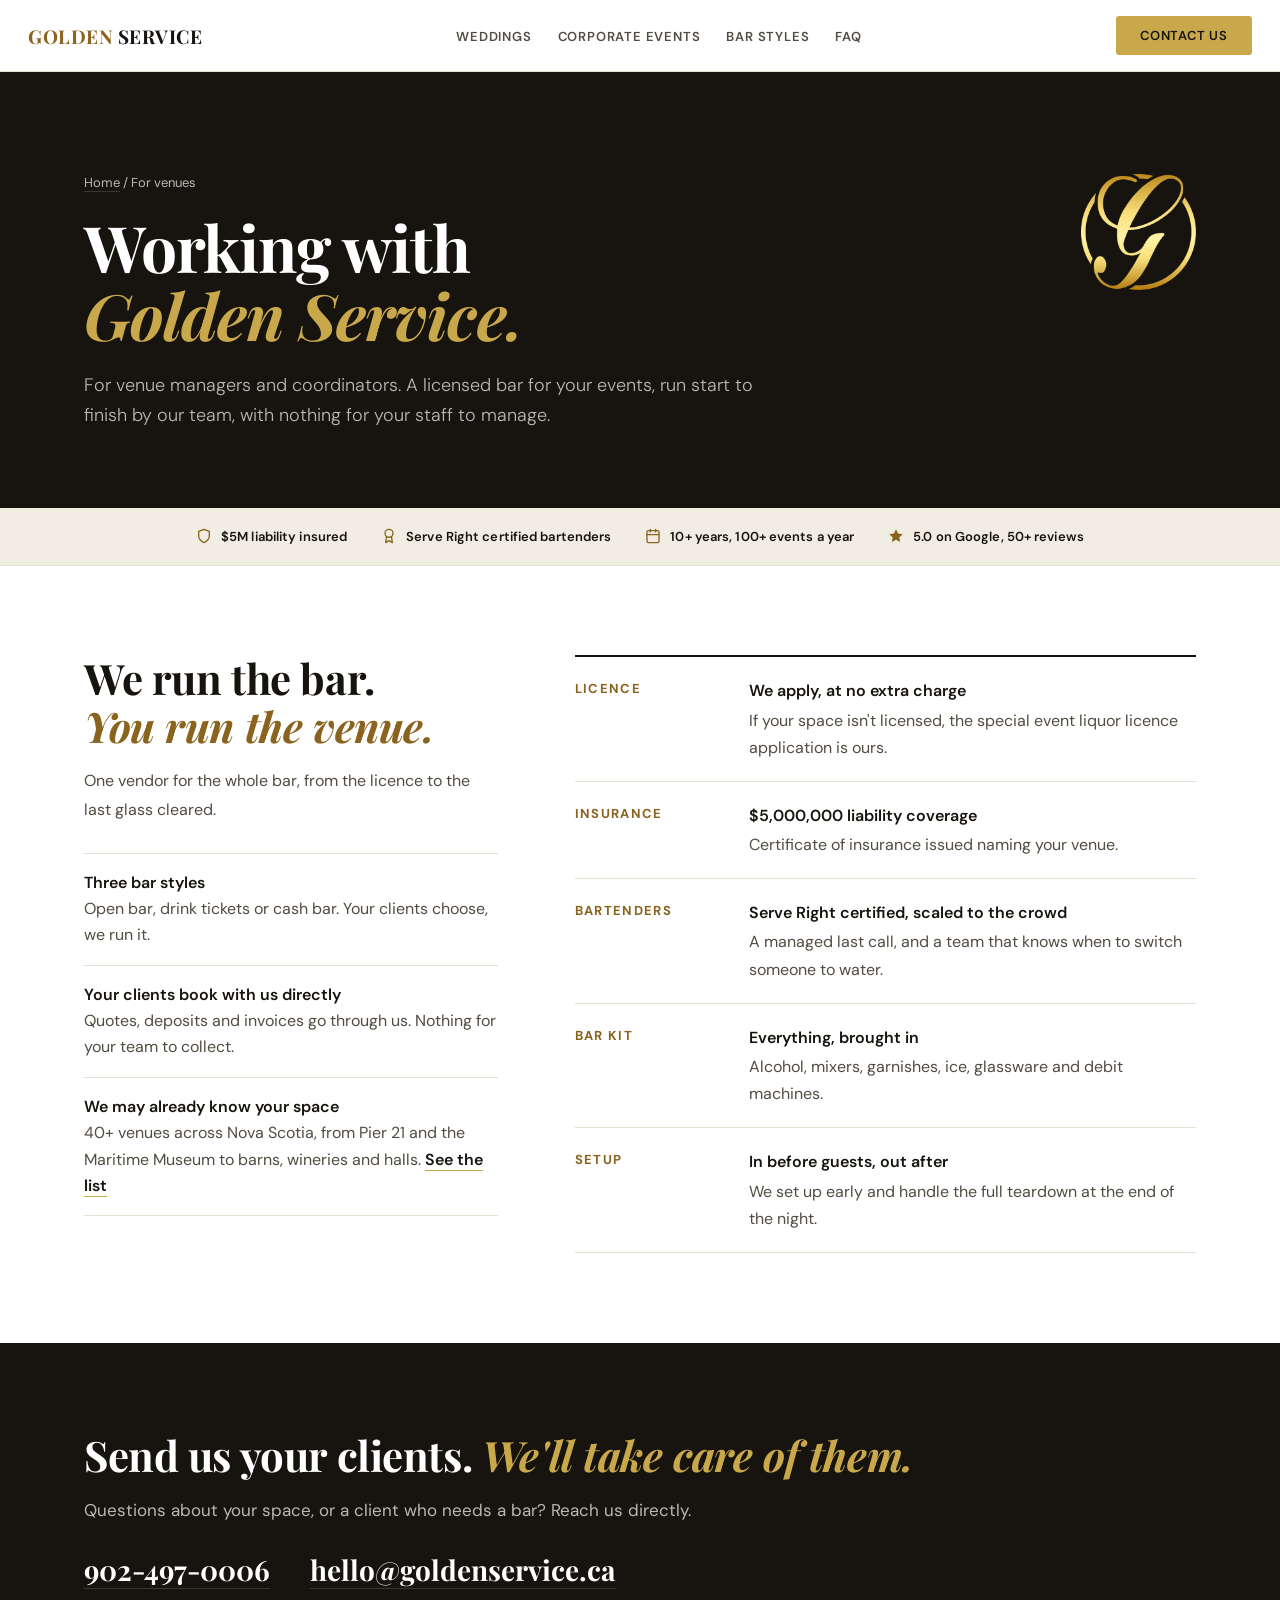
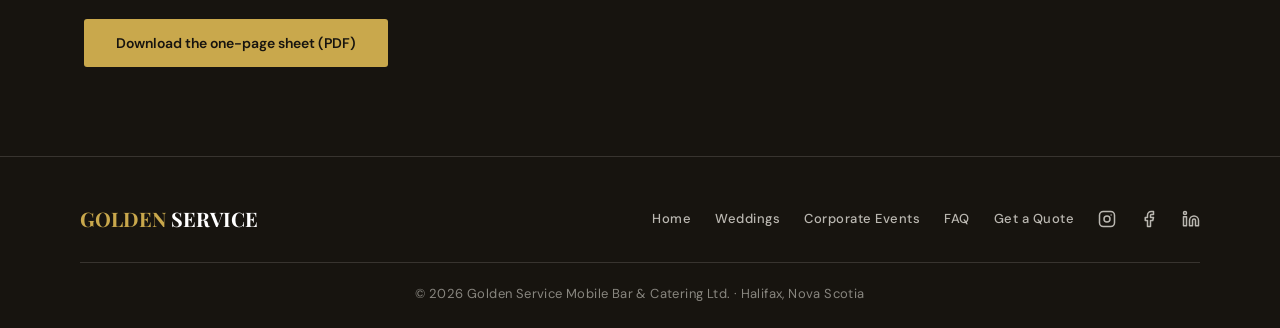
<file: venues/index.html>
<!DOCTYPE html>
<html lang="en">
<head>
  <meta charset="UTF-8">
  <meta name="viewport" content="width=device-width, initial-scale=1.0">
  <title>Working with Golden Service | For Venues</title>
  <meta name="description" content="For venue managers and coordinators: how Golden Service runs a licensed mobile bar at your venue. Licensing, $5M insurance, Serve Right bartenders, setup and teardown.">
  <meta name="robots" content="noindex">
  <meta name="theme-color" content="#17140f">

  <!-- Favicon -->
  <link rel="icon" type="image/x-icon" href="/favicon.ico">
  <link rel="icon" type="image/png" sizes="16x16" href="/favicon-16x16.png">
  <link rel="icon" type="image/png" sizes="32x32" href="/favicon-32x32.png">
  <link rel="apple-touch-icon" sizes="180x180" href="/apple-touch-icon.png">

  <link rel="preconnect" href="https://fonts.googleapis.com">
  <link rel="preconnect" href="https://fonts.gstatic.com" crossorigin>
  <link rel="preload" as="style" href="https://fonts.googleapis.com/css2?family=DM+Sans:opsz,wght@9..40,300;9..40,400;9..40,500;9..40,600;9..40,700&family=Playfair+Display:ital,wght@0,600;0,700;1,600&display=swap">
  <link href="https://fonts.googleapis.com/css2?family=DM+Sans:opsz,wght@9..40,300;9..40,400;9..40,500;9..40,600;9..40,700&family=Playfair+Display:ital,wght@0,600;0,700;1,600&display=swap" rel="stylesheet" media="print" onload="this.media='all'">
  <noscript><link href="https://fonts.googleapis.com/css2?family=DM+Sans:opsz,wght@9..40,300;9..40,400;9..40,500;9..40,600;9..40,700&family=Playfair+Display:ital,wght@0,600;0,700;1,600&display=swap" rel="stylesheet"></noscript>

  <link rel="stylesheet" href="/styles.css">
  <style>
    /* Page-only styles. Tokens and shared components come from /styles.css. */

    /* BUTTONS */
    .gs-text-link{color:var(--gs-ink);font-size:14px;font-weight:600;text-decoration:none;border-bottom:1px solid var(--gs-gold);padding-bottom:2px;transition:color .2s}

    /* HERO */
    .gs-hero::before{content:'';position:absolute;inset:0;z-index:-1;background:url('/champagne-toast-service-wedding-events.jpg') 70% 40%/cover no-repeat;background-image:image-set(url('/champagne-toast-service-wedding-events-1600.webp') type('image/webp'),url('/champagne-toast-service-wedding-events.jpg') type('image/jpeg'))}
    @media(max-width:760px){.gs-hero::before{background-image:image-set(url('/champagne-toast-service-wedding-events-1024.webp') type('image/webp'),url('/champagne-toast-service-wedding-events.jpg') type('image/jpeg'))}}

    /* HANDLED (spec sheet) */
    .gs-spec div{display:grid;grid-template-columns:150px 1fr;gap:24px;padding:20px 0;border-bottom:1px solid var(--gs-line)}

    /* FOOTER */
    .gs-footer{background:var(--gs-ink);padding:48px 24px 26px;border-top:1px solid var(--gs-line-on-dark)}

    /* Reveal */
    @media(prefers-reduced-motion:reduce){
      .gs-input{transition:none}
    }

    /* RESPONSIVE */
    @media(max-width:760px){
      .gs-spec div{grid-template-columns:1fr;gap:6px}
    }

    /* GUIDE */
    .gs-guide-hero h1{font-family:var(--gs-font-display);font-size:clamp(2.4rem,3vw + 1.6rem,4.2rem);font-weight:700;line-height:1.05;letter-spacing:-.015em;margin:0 0 22px;max-width:14ch}
    .gs-guide-hero h1 em{color:var(--gs-gold);font-style:italic}
    .gs-guide-body{max-width:70ch;min-width:0}
    .gs-swipe{display:none}
    @media(max-width:620px){.gs-guide-body .gs-swipe{display:block;font-size:13px;color:var(--gs-muted);margin:16px 0 -14px}}

    /* VENUES */
    .gs-venue-intro{padding:clamp(56px,7vw,96px) 0}
    .gs-venue-intro .gs-handled-grid{align-items:start}
    .gs-venue-points{margin:28px 0 0;padding:0;list-style:none;border-top:1px solid var(--gs-line)}
    .gs-venue-points li{padding:16px 0;border-bottom:1px solid var(--gs-line);font-size:16px;line-height:1.65;color:var(--gs-body)}
    .gs-venue-points strong{display:block;color:var(--gs-ink);font-weight:600}
    .gs-venue-points a{color:var(--gs-ink);font-weight:600;text-decoration:none;border-bottom:1px solid var(--gs-gold)}
    .gs-contact{background:var(--gs-ink);color:var(--gs-white);padding:clamp(56px,7vw,96px) 0}
    .gs-contact .gs-title em{color:var(--gs-gold)}
    .gs-contact p{color:var(--gs-body-on-dark);font-size:17px;line-height:1.7;margin:0 0 26px;max-width:56ch}
    .gs-contact-lines{display:flex;flex-wrap:wrap;gap:12px 40px;margin:0 0 30px}
    .gs-contact-lines a{font-family:var(--gs-font-display);font-size:clamp(22px,1vw + 18px,28px);font-weight:700;color:var(--gs-white);text-decoration:none;border-bottom:1px solid var(--gs-line-on-dark)}
    .gs-contact-lines a:hover{color:var(--gs-gold);border-bottom-color:var(--gs-gold)}
    .gs-print-only{display:none}
    .gs-venue-hero .gs-shell{position:relative}
    .gs-seal{position:absolute;top:0;right:24px;width:clamp(72px,9vw,120px);height:auto}
    @media(max-width:760px){.gs-seal{width:56px}}

    /* PRINT: the one-page PDF sheet */
    @media print{
      @page{size:letter;margin:0.45in}
      html,body{background:var(--gs-white)}
      body{-webkit-print-color-adjust:exact;print-color-adjust:exact}
      .gs-nav,.gs-nav-backdrop,.gs-mobile-menu,.gs-footer,.gs-no-print{display:none!important}
      .gs-print-only{display:block}
      .gs-shell{padding:0;max-width:none}
      .gs-guide-hero{padding:22px 30px;border-radius:6px}
      .gs-guide-hero h1{font-size:36px;margin:0 0 10px;max-width:none}
      .gs-guide-sub{font-size:15px}
      .gs-trust ul{padding:11px 12px;gap:0;flex-wrap:nowrap;justify-content:space-between}
      .gs-trust li{font-size:10.5px;white-space:nowrap;gap:6px}
      .gs-venue-intro{padding:20px 0 16px}
      .gs-handled-grid{grid-template-columns:.8fr 1.2fr!important;gap:28px}
      .gs-title{font-size:27px;margin:0 0 10px}
      .gs-lede{font-size:14px;line-height:1.6}
      .gs-spec div{grid-template-columns:110px 1fr!important;gap:14px;padding:10px 0}
      .gs-spec dt{font-size:10.5px}
      .gs-spec dd{font-size:13px;line-height:1.55}
      .gs-spec dd strong{font-size:14px}
      .gs-venue-points{margin-top:12px}
      .gs-venue-points li{padding:9px 0;font-size:13px;line-height:1.55}
      .gs-contact{break-inside:avoid;padding:22px 30px;border-radius:6px}
      .gs-contact .gs-title{font-size:25px}
      .gs-contact p{font-size:14px;margin:0 0 14px}
      .gs-contact-lines{margin:0;gap:6px 30px}
      .gs-contact-lines a{font-size:22px}
      [data-reveal]{opacity:1!important;transform:none!important}
      .gs-venue-hero .gs-shell{position:relative}
      .gs-seal{top:50%;right:0;transform:translateY(-50%);width:96px}
    }
  </style>
</head>
<body>
  <a class="gs-skip" href="#main">Skip to content</a>
<script>document.documentElement.classList.add('gs-js')</script>

  <nav class="gs-nav" id="gsNav">
    <a href="/" class="gs-nav-logo"><span>GOLDEN</span> SERVICE</a>
    <ul class="gs-nav-links">
      <li><a href="/weddings/">Weddings</a></li>
      <li><a href="/corporate/">Corporate Events</a></li>
      <li><a href="/#packages">Bar Styles</a></li>
      <li><a href="/#faq">FAQ</a></li>
    </ul>
    <a href="#contact" class="gs-nav-cta">Contact Us</a>
    <button class="gs-hamburger" id="gsHamburger" aria-label="Open menu" aria-expanded="false" aria-controls="gsMobileMenu">
      <span></span><span></span><span></span>
    </button>
  </nav>
  <div class="gs-nav-backdrop" id="gsNavBackdrop"></div>
  <div class="gs-mobile-menu" id="gsMobileMenu">
    <a href="/">Home</a>
    <a href="/weddings/">Weddings</a>
    <a href="/corporate/">Corporate Events</a>
    <a href="/#packages">Bar Styles</a>
    <a href="/#faq">FAQ</a>
    <a href="#contact" class="gs-mobile-cta">Contact Us</a>
  </div>

  <main id="main">
    <!-- HEADER -->
    <section class="gs-hero gs-guide-hero gs-venue-hero" aria-labelledby="gsVenueTitle">
      <div class="gs-shell">
        <img class="gs-seal" src="/venues/golden-service-monogram.png" alt="Golden Service" width="360" height="360">
        <p class="gs-crumbs gs-no-print"><a href="/">Home</a> <span aria-hidden="true">/</span> For venues</p>
        <p class="gs-crumbs gs-print-only">goldenservice.ca &middot; Golden Service Mobile Bar &amp; Catering</p>
        <h1 id="gsVenueTitle">Working with <em>Golden Service.</em></h1>
        <p class="gs-guide-sub">For venue managers and coordinators. A licensed bar for your events, run start to finish by our team, with nothing for your staff to manage.</p>
      </div>
    </section>

    <!-- TRUST STRIP -->
    <div class="gs-trust">
      <ul>
        <li><svg width="16" height="16" viewBox="0 0 24 24" fill="none" stroke="currentColor" stroke-width="2" stroke-linecap="round" stroke-linejoin="round" aria-hidden="true"><path d="M12 22s8-4 8-10V5l-8-3-8 3v7c0 6 8 10 8 10z"/></svg>$5M liability insured</li>
        <li><svg width="16" height="16" viewBox="0 0 24 24" fill="none" stroke="currentColor" stroke-width="2" stroke-linecap="round" stroke-linejoin="round" aria-hidden="true"><circle cx="12" cy="8" r="6"/><path d="M8.2 13.2 7 22l5-3 5 3-1.2-8.8"/></svg>Serve Right certified bartenders</li>
        <li><svg width="16" height="16" viewBox="0 0 24 24" fill="none" stroke="currentColor" stroke-width="2" stroke-linecap="round" stroke-linejoin="round" aria-hidden="true"><rect x="3" y="4" width="18" height="18" rx="2"/><path d="M16 2v4M8 2v4M3 10h18"/></svg>10+ years, 100+ events a year</li>
        <li><svg width="16" height="16" viewBox="0 0 24 24" fill="currentColor" aria-hidden="true"><path d="m12 2 3.1 6.3 6.9 1-5 4.9 1.2 6.8L12 17.8 5.8 21l1.2-6.8-5-4.9 6.9-1z"/></svg>5.0 on Google, 50+ reviews</li>
      </ul>
    </div>

    <!-- WHAT WE HANDLE -->
    <section class="gs-venue-intro" aria-labelledby="gsHandleTitle">
      <div class="gs-shell gs-handled-grid">
        <div>
          <h2 class="gs-title" id="gsHandleTitle">We run the bar. <em>You run the venue.</em></h2>
          <p class="gs-lede">One vendor for the whole bar, from the licence to the last glass cleared.</p>
          <ul class="gs-venue-points">
            <li><strong>Three bar styles</strong>Open bar, drink tickets or cash bar. Your clients choose, we run it.</li>
            <li><strong>Your clients book with us directly</strong>Quotes, deposits and invoices go through us. Nothing for your team to collect.</li>
            <li><strong>We may already know your space</strong>40+ venues across Nova Scotia, from Pier 21 and the Maritime Museum to barns, wineries and halls. <a class="gs-no-print" href="/weddings/#venues">See the list</a></li>
          </ul>
        </div>
        <dl class="gs-spec">
          <div><dt>Licence</dt><dd><strong>We apply, at no extra charge</strong>If your space isn't licensed, the special event liquor licence application is ours.</dd></div>
          <div><dt>Insurance</dt><dd><strong>$5,000,000 liability coverage</strong>Certificate of insurance issued naming your venue.</dd></div>
          <div><dt>Bartenders</dt><dd><strong>Serve Right certified, scaled to the crowd</strong>A managed last call, and a team that knows when to switch someone to water.</dd></div>
          <div><dt>Bar kit</dt><dd><strong>Everything, brought in</strong>Alcohol, mixers, garnishes, ice, glassware and debit machines.</dd></div>
          <div><dt>Setup</dt><dd><strong>In before guests, out after</strong>We set up early and handle the full teardown at the end of the night.</dd></div>
        </dl>
      </div>
    </section>

    <!-- CONTACT -->
    <section class="gs-contact" id="contact" aria-labelledby="gsContactTitle">
      <div class="gs-shell">
        <h2 class="gs-title" id="gsContactTitle">Send us your clients. <em>We'll take care of them.</em></h2>
        <p>Questions about your space, or a client who needs a bar? Reach us directly.</p>
        <div class="gs-contact-lines">
          <a href="tel:+19024970006">902-497-0006</a>
          <a href="mailto:hello@goldenservice.ca">hello@goldenservice.ca</a>
        </div>
        <a class="gs-btn-primary gs-no-print" href="/venues/working-with-golden-service.pdf" download>Download the one-page sheet (PDF)</a>
      </div>
    </section>
  </main>

  <footer class="gs-footer">
    <div class="gs-footer-top">
      <a href="/" class="gs-footer-logo"><span>GOLDEN</span> SERVICE</a>
      <div class="gs-footer-links">
        <a href="/">Home</a>
        <a href="/weddings/">Weddings</a>
        <a href="/corporate/">Corporate Events</a>
        <a href="/#faq">FAQ</a>
        <a href="/#quote">Get a Quote</a>
        <a href="https://www.instagram.com/goldenservicebar/" target="_blank" rel="noopener" aria-label="Instagram" class="gs-footer-social"><svg width="18" height="18" viewBox="0 0 24 24" fill="none" stroke="currentColor" stroke-width="2" stroke-linecap="round" stroke-linejoin="round" aria-hidden="true"><rect x="2" y="2" width="20" height="20" rx="5"/><circle cx="12" cy="12" r="4"/><path d="M17.5 6.5h.01"/></svg></a>
        <a href="https://www.facebook.com/goldenservicebar/" target="_blank" rel="noopener" aria-label="Facebook" class="gs-footer-social"><svg width="18" height="18" viewBox="0 0 24 24" fill="none" stroke="currentColor" stroke-width="2" stroke-linecap="round" stroke-linejoin="round" aria-hidden="true"><path d="M18 2h-3a5 5 0 0 0-5 5v3H7v4h3v8h4v-8h3l1-4h-4V7a1 1 0 0 1 1-1h3z"/></svg></a>
        <a href="https://www.linkedin.com/company/golden-service-mobile-bar/" target="_blank" rel="noopener" aria-label="LinkedIn" class="gs-footer-social"><svg width="18" height="18" viewBox="0 0 24 24" fill="none" stroke="currentColor" stroke-width="2" stroke-linecap="round" stroke-linejoin="round" aria-hidden="true"><path d="M16 8a6 6 0 0 1 6 6v7h-4v-7a2 2 0 0 0-4 0v7h-4v-7a6 6 0 0 1 6-6z"/><rect x="2" y="9" width="4" height="12"/><circle cx="4" cy="4" r="2"/></svg></a>
      </div>
    </div>
    <div class="gs-footer-copy">© 2026 Golden Service Mobile Bar &amp; Catering Ltd. · Halifax, Nova Scotia</div>
  </footer>

<script>
  // Hamburger menu
  (function(){
    var btn = document.getElementById('gsHamburger');
    var menu = document.getElementById('gsMobileMenu');
    var backdrop = document.getElementById('gsNavBackdrop');
    if(!btn || !menu || !backdrop) return;
    var setOpen = function(isOpen){
      btn.classList.toggle('open', isOpen);
      menu.classList.toggle('open', isOpen);
      backdrop.classList.toggle('open', isOpen);
      btn.setAttribute('aria-expanded', String(isOpen));
      document.documentElement.classList.toggle('gs-menu-locked', isOpen);
    };
    btn.addEventListener('click', function(){ setOpen(!menu.classList.contains('open')); });
    backdrop.addEventListener('click', function(){ setOpen(false); });
    menu.querySelectorAll('a').forEach(function(a){ a.addEventListener('click', function(){ setOpen(false); }); });
    document.addEventListener('keydown', function(e){ if(e.key === 'Escape' && menu.classList.contains('open')) setOpen(false); });
  })();

  // Nav scrolled state
  (function(){
    var nav = document.getElementById('gsNav');
    if(!nav) return;
    var ticking = false;
    function update(){ nav.classList.toggle('gs-nav--scrolled', window.scrollY > 8); ticking = false; }
    window.addEventListener('scroll', function(){ if(!ticking){ window.requestAnimationFrame(update); ticking = true; } }, {passive:true});
    update();
  })();

</script>
</body>
</html>
</file>
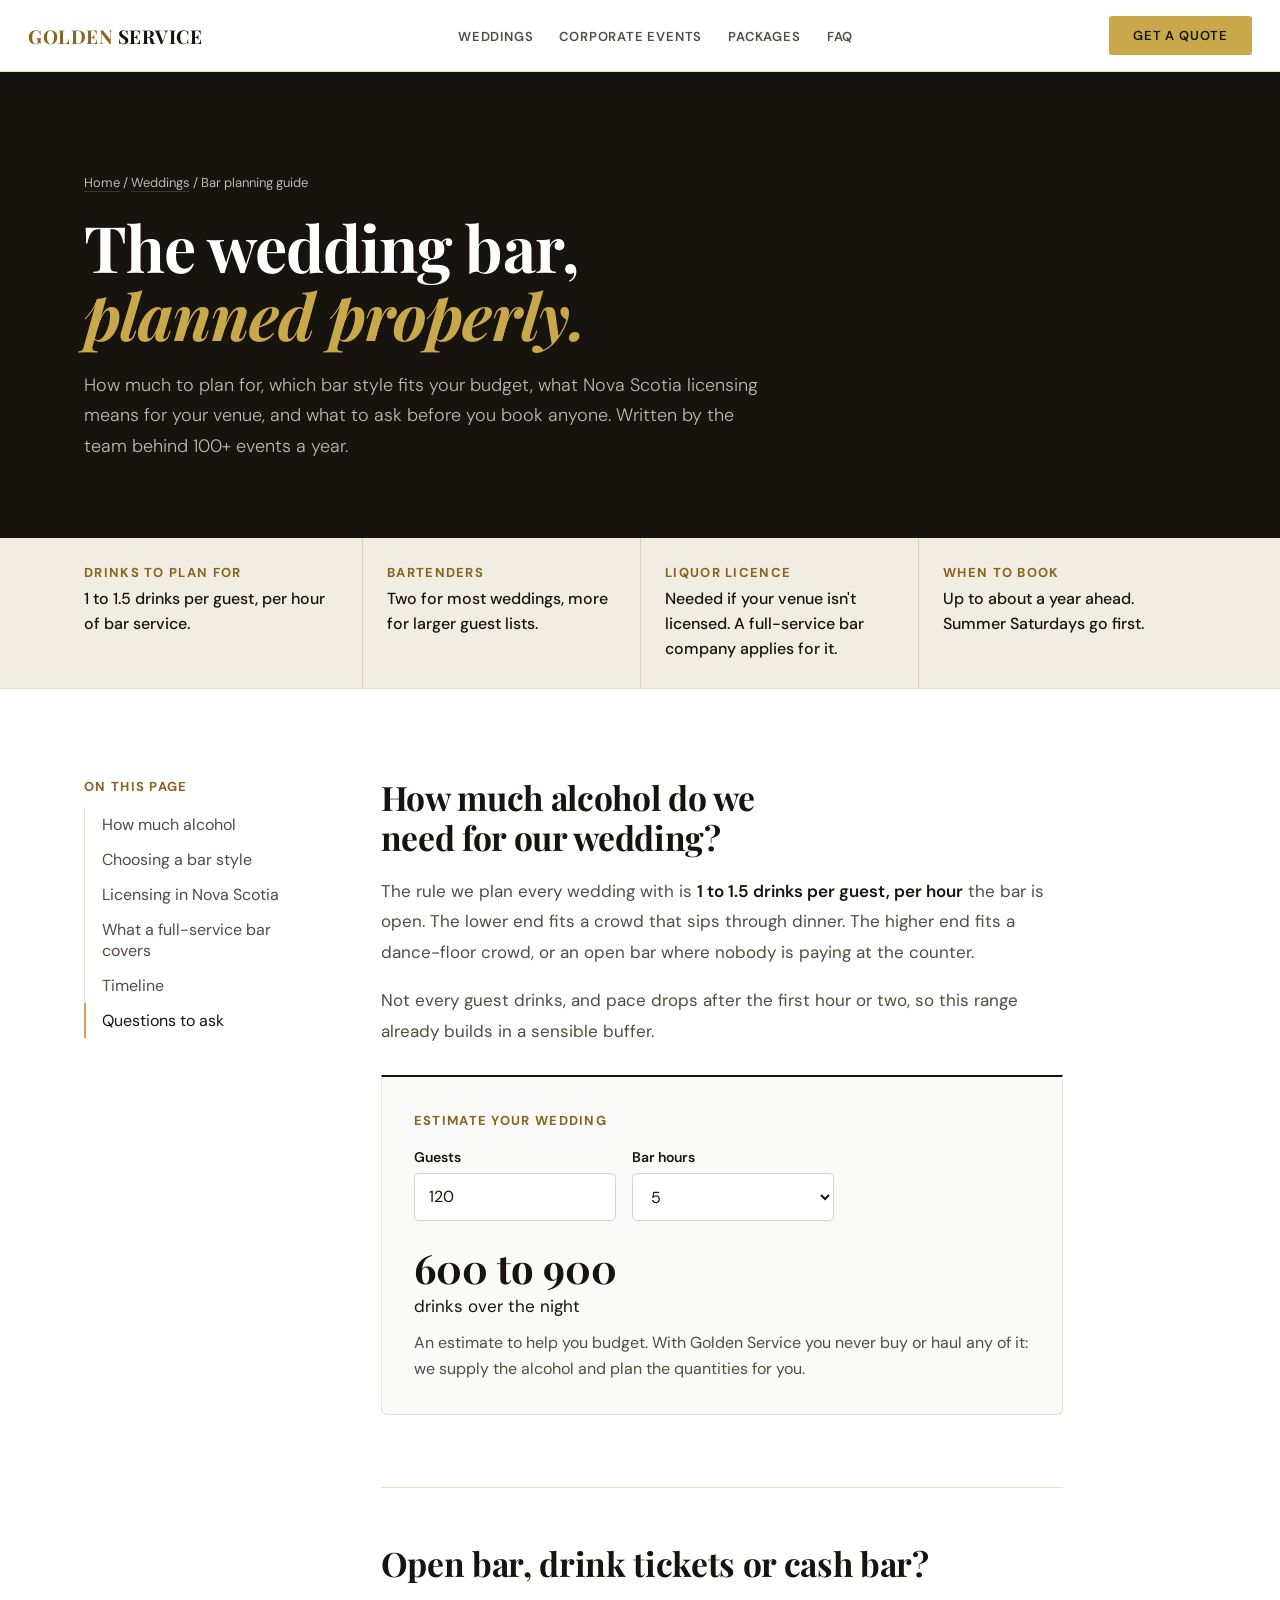
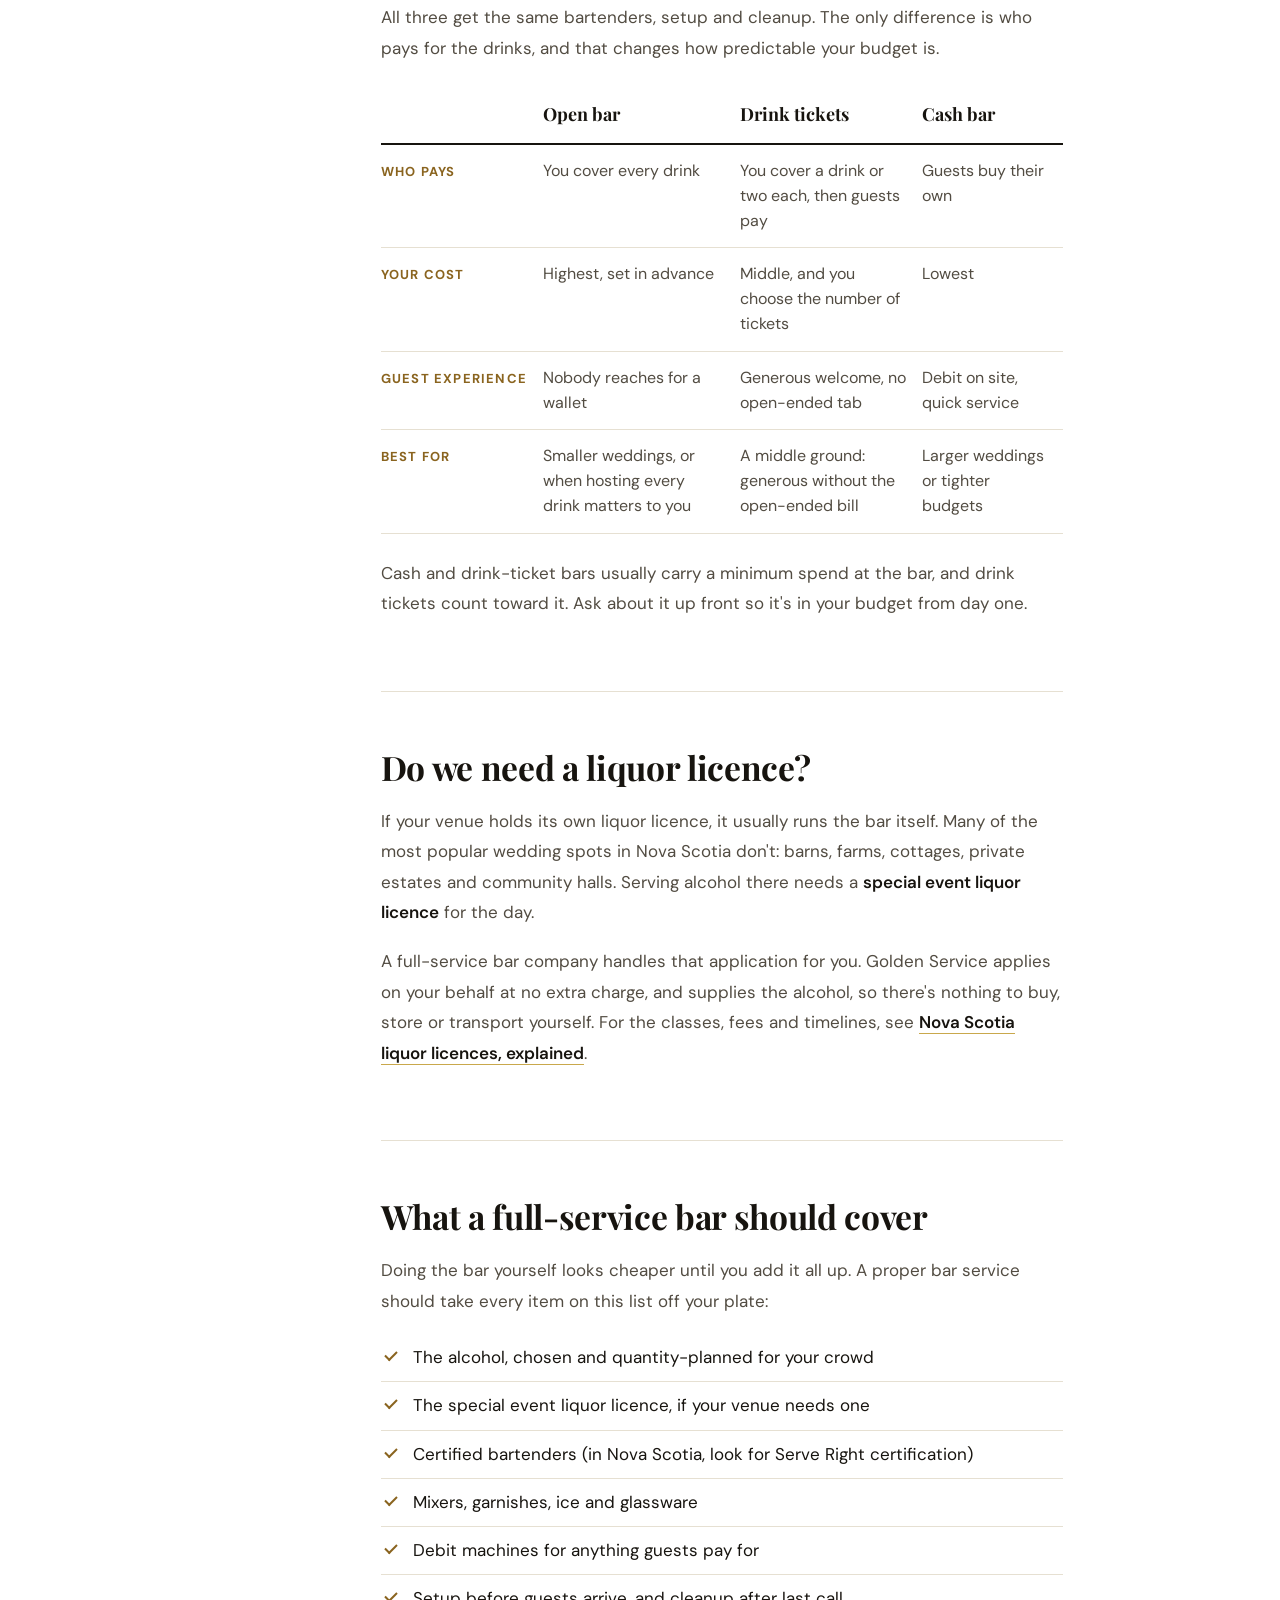
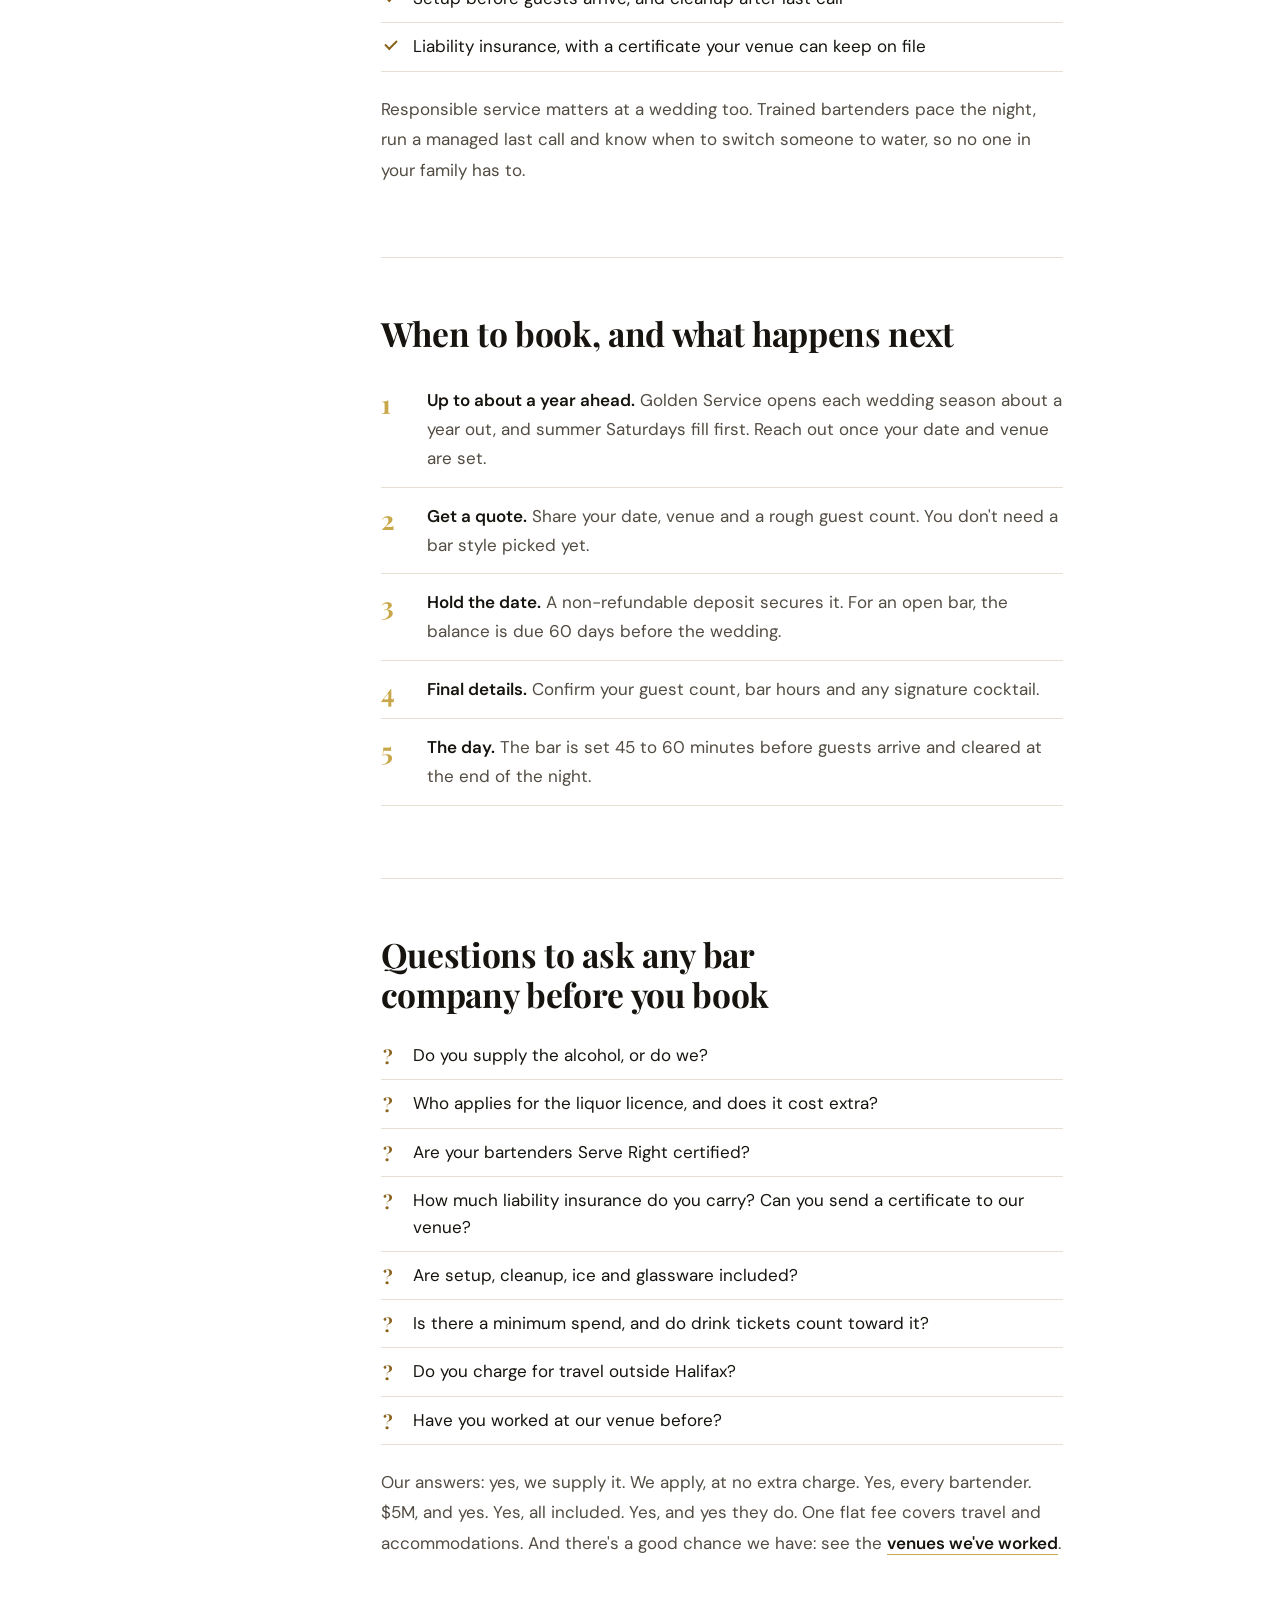
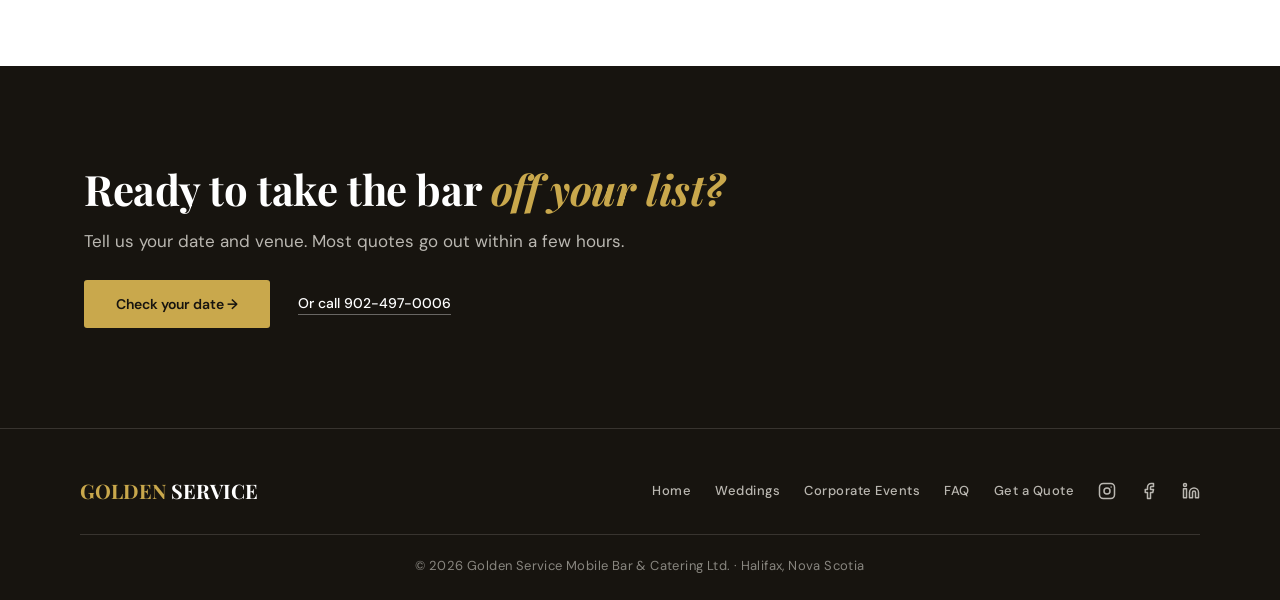
<file: wedding-bar-guide/index.html>
<!DOCTYPE html>
<html lang="en">
<head>
  <meta charset="UTF-8">
  <meta name="viewport" content="width=device-width, initial-scale=1.0">
  <title>Wedding Bar Planning Guide for Nova Scotia | Golden Service</title>
  <meta name="description" content="How much alcohol to plan for your wedding, open bar vs drink tickets vs cash bar, Nova Scotia liquor licensing, and what to ask a bar company before you book.">

  <!-- Open Graph -->
  <meta property="og:title" content="Wedding Bar Planning Guide for Nova Scotia">
  <meta property="og:description" content="How much alcohol to plan for, which bar style fits, licensing, and what to ask before you book.">
  <meta property="og:url" content="https://goldenservice.ca/wedding-bar-guide/">
  <meta property="og:type" content="article">
  <meta property="og:image" content="https://goldenservice.ca/golden-service-mobile-bar-setup-wedding.jpg">
  <meta property="og:image:width" content="1600">
  <meta property="og:image:height" content="1000">
  <meta property="og:image:alt" content="Golden Service mobile bar set up for a wedding">
  <meta property="og:site_name" content="Golden Service Mobile Bar & Catering">
  <meta property="og:locale" content="en_CA">
  <meta name="twitter:card" content="summary_large_image">
  <meta name="theme-color" content="#17140f">

  <!-- Favicon -->
  <link rel="icon" type="image/x-icon" href="/favicon.ico">
  <link rel="icon" type="image/png" sizes="16x16" href="/favicon-16x16.png">
  <link rel="icon" type="image/png" sizes="32x32" href="/favicon-32x32.png">
  <link rel="apple-touch-icon" sizes="180x180" href="/apple-touch-icon.png">

  <link rel="canonical" href="https://goldenservice.ca/wedding-bar-guide/">

  <script type="application/ld+json">
  {
    "@context": "https://schema.org",
    "@graph": [
      {
        "@type": "Article",
        "headline": "Wedding bar planning guide for Nova Scotia",
        "description": "How much alcohol to plan for, open bar vs drink tickets vs cash bar, special event liquor licensing, what a full-service bar covers and what to ask before booking.",
        "image": "https://goldenservice.ca/golden-service-mobile-bar-setup-wedding.jpg",
        "datePublished": "2026-10-20",
        "dateModified": "2026-10-20",
        "author": { "@type": "Organization", "name": "Golden Service Mobile Bar & Catering", "url": "https://goldenservice.ca" },
        "publisher": { "@type": "Organization", "name": "Golden Service Mobile Bar & Catering", "url": "https://goldenservice.ca" },
        "mainEntityOfPage": "https://goldenservice.ca/wedding-bar-guide/"
      },
      {
        "@type": "BreadcrumbList",
        "itemListElement": [
          { "@type": "ListItem", "position": 1, "name": "Home", "item": "https://goldenservice.ca/" },
          { "@type": "ListItem", "position": 2, "name": "Weddings", "item": "https://goldenservice.ca/weddings/" },
          { "@type": "ListItem", "position": 3, "name": "Wedding bar planning guide", "item": "https://goldenservice.ca/wedding-bar-guide/" }
        ]
      },
      {
        "@type": "FAQPage",
        "mainEntity": [
          { "@type": "Question", "name": "How much alcohol do we need for our wedding?", "acceptedAnswer": { "@type": "Answer", "text": "Plan for 1 to 1.5 drinks per guest, per hour the bar is open. For example, 120 guests over a 5-hour reception works out to roughly 600 to 900 drinks. With a full-service bar like Golden Service, the bar company supplies and quantity-plans the alcohol for you." } },
          { "@type": "Question", "name": "Should we choose an open bar, drink tickets or a cash bar?", "acceptedAnswer": { "@type": "Answer", "text": "An open bar means you cover every drink and your cost is set in advance. Drink tickets cover a drink or two per guest before the bar switches to cash, a middle ground on cost. A cash bar has guests buy their own and costs you the least. Cash and ticket bars usually carry a minimum spend at the bar." } },
          { "@type": "Question", "name": "Do we need a liquor licence for our wedding in Nova Scotia?", "acceptedAnswer": { "@type": "Answer", "text": "If your venue isn't licensed, such as a barn, farm, cottage, estate or community hall, you need a special event liquor licence for the day. Golden Service applies for it on your behalf at no extra charge." } },
          { "@type": "Question", "name": "How many bartenders do we need for a wedding?", "acceptedAnswer": { "@type": "Answer", "text": "Two bartenders cover most weddings. Larger guest lists need more, and a bar company should tell you how many on your quote." } }
        ]
      }
    ]
  }
  </script>

  <link rel="preconnect" href="https://fonts.googleapis.com">
  <link rel="preconnect" href="https://fonts.gstatic.com" crossorigin>
  <link rel="preload" as="style" href="https://fonts.googleapis.com/css2?family=DM+Sans:opsz,wght@9..40,300;9..40,400;9..40,500;9..40,600;9..40,700&family=Playfair+Display:ital,wght@0,600;0,700;1,600&display=swap">
  <link href="https://fonts.googleapis.com/css2?family=DM+Sans:opsz,wght@9..40,300;9..40,400;9..40,500;9..40,600;9..40,700&family=Playfair+Display:ital,wght@0,600;0,700;1,600&display=swap" rel="stylesheet" media="print" onload="this.media='all'">
  <noscript><link href="https://fonts.googleapis.com/css2?family=DM+Sans:opsz,wght@9..40,300;9..40,400;9..40,500;9..40,600;9..40,700&family=Playfair+Display:ital,wght@0,600;0,700;1,600&display=swap" rel="stylesheet"></noscript>

  <link rel="stylesheet" href="/styles.css">
  <style>
    /* Page-only styles. Tokens and shared components come from /styles.css. */

    /* BUTTONS */
    .gs-text-link{color:var(--gs-ink);font-size:14px;font-weight:600;text-decoration:none;border-bottom:1px solid var(--gs-gold);padding-bottom:2px;transition:color .2s}

    /* HERO */
    .gs-hero::before{content:'';position:absolute;inset:0;z-index:-1;background:url('/champagne-toast-service-wedding-events.jpg') 70% 40%/cover no-repeat;background-image:image-set(url('/champagne-toast-service-wedding-events-1600.webp') type('image/webp'),url('/champagne-toast-service-wedding-events.jpg') type('image/jpeg'))}
    @media(max-width:760px){.gs-hero::before{background-image:image-set(url('/champagne-toast-service-wedding-events-1024.webp') type('image/webp'),url('/champagne-toast-service-wedding-events.jpg') type('image/jpeg'))}}

    /* REVIEWS */
    .gs-reviews{padding:clamp(56px,7vw,88px) 0}

    /* HANDLED (spec sheet) */
    .gs-spec div{display:grid;grid-template-columns:150px 1fr;gap:24px;padding:20px 0;border-bottom:1px solid var(--gs-line)}

    /* BAR STYLES */
    .gs-styles::before{content:'';position:absolute;top:0;left:0;right:0;height:2px;background:linear-gradient(90deg,transparent,var(--gs-gold),transparent)}
    .gs-styles-note{margin:32px 0 0;font-size:clamp(16px,.5vw + 14px,19px);color:var(--gs-body-on-dark);line-height:1.6;max-width:62ch}

    /* VENUES */
    .gs-venue small{margin-left:auto}
    .gs-venue small{font:400 13px var(--gs-font-body);letter-spacing:0;color:var(--gs-muted);white-space:nowrap;transition:color .2s}

    /* LIGHT FARE */
    .gs-fare{padding:clamp(64px,9vw,108px) 0}

    /* QUOTE FORM */
    .gs-card{background:var(--gs-white);border:1px solid var(--gs-line);border-radius:8px;padding:clamp(24px,3.4vw,44px);box-shadow:var(--gs-shadow)}
    .gs-input{display:block;width:100%;height:48px;padding:12px 14px;border:1px solid var(--gs-line-strong);border-radius:5px;font:16px var(--gs-font-body);color:var(--gs-ink);background:var(--gs-white);transition:border-color .2s,box-shadow .2s,background-color .6s;outline:none}
    .gs-choice input{appearance:none;-webkit-appearance:none;width:17px;height:17px;min-width:17px;margin:0;border:1.5px solid var(--gs-line-control);background:var(--gs-white);position:relative;cursor:pointer;transition:border-color .15s,background .15s}
    .gs-inline-check,.gs-field .gs-inline-check{display:flex;align-items:center;gap:9px;font-size:14px;font-weight:400;color:var(--gs-body);margin:0;cursor:pointer}
    .gs-addon{margin:-6px 0 22px}
    .gs-promise{font-size:13px;color:var(--gs-body);margin:0}
    .gs-back{background:none;border:none;padding:0;font:500 13px var(--gs-font-body);color:var(--gs-body);cursor:pointer;border-bottom:1px solid var(--gs-line)}

    /* FOOTER */
    .gs-footer{background:var(--gs-ink);padding:48px 24px 26px;border-top:1px solid var(--gs-line-on-dark)}

    /* Reveal */
    @media(prefers-reduced-motion:reduce){
      .gs-input{transition:none}
    }

    /* RESPONSIVE */
    @media(max-width:760px){
      .gs-spec div{grid-template-columns:1fr;gap:6px}
    }

    /* GUIDE */
    .gs-guide-hero h1{font-family:var(--gs-font-display);font-size:clamp(2.4rem,3vw + 1.6rem,4.2rem);font-weight:700;line-height:1.05;letter-spacing:-.015em;margin:0 0 22px;max-width:14ch}
    .gs-guide-hero h1 em{color:var(--gs-gold);font-style:italic}
    .gs-guide-body{max-width:62ch;min-width:0}
    .gs-calc{margin:28px 0 8px;padding:clamp(22px,3vw,32px);background:var(--gs-paper);border:1px solid var(--gs-line);border-top:2px solid var(--gs-ink);border-radius:0 0 6px 6px}
    .gs-calc-title{font-size:13px!important;font-weight:700;letter-spacing:1.3px;text-transform:uppercase;color:var(--gs-gold-deep)!important;margin:0 0 16px!important}
    .gs-calc-row{display:grid;grid-template-columns:1fr 1fr;gap:16px;max-width:420px}
    .gs-calc-out{margin:6px 0 8px!important;font-size:17px!important;color:var(--gs-ink)!important}
    .gs-calc-num{font-family:var(--gs-font-display);font-size:clamp(1.9rem,1.4vw + 1.4rem,2.5rem);font-weight:700;color:var(--gs-ink);font-variant-numeric:tabular-nums;display:block;line-height:1.15}
    .gs-calc-note{font-size:16px!important;line-height:1.65!important;margin:0!important}
    @media(max-width:560px){
      .gs-calc-row{grid-template-columns:1fr 1fr}
    }
  </style>
</head>
<body>
  <a class="gs-skip" href="#main">Skip to content</a>
<script>document.documentElement.classList.add('gs-js')</script>

  <nav class="gs-nav" id="gsNav">
    <a href="/" class="gs-nav-logo"><span>GOLDEN</span> SERVICE</a>
    <ul class="gs-nav-links">
      <li><a href="/weddings/">Weddings</a></li>
      <li><a href="/corporate/">Corporate Events</a></li>
      <li><a href="/weddings/#packages">Packages</a></li>
      <li><a href="/weddings/#faq">FAQ</a></li>
    </ul>
    <a href="/weddings/#quote" class="gs-nav-cta">Get a Quote</a>
    <button class="gs-hamburger" id="gsHamburger" aria-label="Open menu" aria-expanded="false" aria-controls="gsMobileMenu">
      <span></span><span></span><span></span>
    </button>
  </nav>
  <div class="gs-nav-backdrop" id="gsNavBackdrop"></div>
  <div class="gs-mobile-menu" id="gsMobileMenu">
    <a href="/">Home</a>
    <a href="/weddings/">Weddings</a>
    <a href="/corporate/">Corporate Events</a>
    <a href="/weddings/#packages">Packages</a>
    <a href="/weddings/#faq">FAQ</a>
    <a href="/weddings/#quote" class="gs-mobile-cta">Get a Quote</a>
  </div>

  <main id="main">
    <!-- HEADER -->
    <section class="gs-hero gs-guide-hero" aria-labelledby="gsGuideTitle">
      <div class="gs-shell">
        <p class="gs-crumbs"><a href="/">Home</a> <span aria-hidden="true">/</span> <a href="/weddings/">Weddings</a> <span aria-hidden="true">/</span> Bar planning guide</p>
        <h1 id="gsGuideTitle">The wedding bar, <em>planned properly.</em></h1>
        <p class="gs-guide-sub">How much to plan for, which bar style fits your budget, what Nova Scotia licensing means for your venue, and what to ask before you book anyone. Written by the team behind 100+ events a year.</p>
      </div>
    </section>

    <!-- QUICK ANSWERS -->
    <section class="gs-quick" aria-labelledby="gsQuickTitle">
      <div class="gs-shell">
        <h2 class="gs-visually-hidden" id="gsQuickTitle">Quick answers</h2>
        <dl class="gs-quick-grid">
          <div><dt>Drinks to plan for</dt><dd>1 to 1.5 drinks per guest, per hour of bar service.</dd></div>
          <div><dt>Bartenders</dt><dd>Two for most weddings, more for larger guest lists.</dd></div>
          <div><dt>Liquor licence</dt><dd>Needed if your venue isn't licensed. A full-service bar company applies for it.</dd></div>
          <div><dt>When to book</dt><dd>Up to about a year ahead. Summer Saturdays go first.</dd></div>
        </dl>
      </div>
    </section>

    <article class="gs-guide">
      <div class="gs-shell gs-guide-grid">
        <nav class="gs-toc" aria-label="On this page">
          <p>On this page</p>
          <ol>
            <li><a href="#how-much">How much alcohol</a></li>
            <li><a href="#bar-style">Choosing a bar style</a></li>
            <li><a href="#licence">Licensing in Nova Scotia</a></li>
            <li><a href="#included">What a full-service bar covers</a></li>
            <li><a href="#timeline">Timeline</a></li>
            <li><a href="#questions">Questions to ask</a></li>
          </ol>
        </nav>

        <div class="gs-guide-body">
          <!-- HOW MUCH -->
          <section id="how-much" aria-labelledby="gsHowMuch">
            <h2 id="gsHowMuch">How much alcohol do we need for our wedding?</h2>
            <p>The rule we plan every wedding with is <strong>1 to 1.5 drinks per guest, per hour</strong> the bar is open. The lower end fits a crowd that sips through dinner. The higher end fits a dance-floor crowd, or an open bar where nobody is paying at the counter.</p>
            <p>Not every guest drinks, and pace drops after the first hour or two, so this range already builds in a sensible buffer.</p>

            <div class="gs-calc" id="gsCalc">
              <p class="gs-calc-title">Estimate your wedding</p>
              <div class="gs-calc-row">
                <div class="gs-field"><label for="c-guests">Guests</label><input class="gs-input" id="c-guests" type="number" min="1" max="1000" inputmode="numeric" value="120"></div>
                <div class="gs-field"><label for="c-hours">Bar hours</label>
                  <select class="gs-input" id="c-hours"><option>2</option><option>3</option><option>4</option><option selected>5</option><option>6</option><option>7</option><option>8</option></select>
                </div>
              </div>
              <p class="gs-calc-out" aria-live="polite"><span class="gs-calc-num" id="c-out">600 to 900</span> drinks over the night</p>
              <p class="gs-calc-note">An estimate to help you budget. With Golden Service you never buy or haul any of it: we supply the alcohol and plan the quantities for you.</p>
            </div>
          </section>

          <!-- BAR STYLE -->
          <section id="bar-style" aria-labelledby="gsStyle">
            <h2 id="gsStyle">Open bar, drink tickets or cash bar?</h2>
            <p>All three get the same bartenders, setup and cleanup. The only difference is who pays for the drinks, and that changes how predictable your budget is.</p>
            <div class="gs-table-wrap">
              <table class="gs-table">
                <thead><tr><th scope="col"></th><th scope="col">Open bar</th><th scope="col">Drink tickets</th><th scope="col">Cash bar</th></tr></thead>
                <tbody>
                  <tr><th scope="row">Who pays</th><td data-label="Open bar">You cover every drink</td><td data-label="Drink tickets">You cover a drink or two each, then guests pay</td><td data-label="Cash bar">Guests buy their own</td></tr>
                  <tr><th scope="row">Your cost</th><td data-label="Open bar">Highest, set in advance</td><td data-label="Drink tickets">Middle, and you choose the number of tickets</td><td data-label="Cash bar">Lowest</td></tr>
                  <tr><th scope="row">Guest experience</th><td data-label="Open bar">Nobody reaches for a wallet</td><td data-label="Drink tickets">Generous welcome, no open-ended tab</td><td data-label="Cash bar">Debit on site, quick service</td></tr>
                  <tr><th scope="row">Best for</th><td data-label="Open bar">Smaller weddings, or when hosting every drink matters to you</td><td data-label="Drink tickets">A middle ground: generous without the open-ended bill</td><td data-label="Cash bar">Larger weddings or tighter budgets</td></tr>
                </tbody>
              </table>
            </div>
            <p>Cash and drink-ticket bars usually carry a minimum spend at the bar, and drink tickets count toward it. Ask about it up front so it's in your budget from day one.</p>
          </section>

          <!-- LICENCE -->
          <section id="licence" aria-labelledby="gsLicence">
            <h2 id="gsLicence">Do we need a liquor licence?</h2>
            <p>If your venue holds its own liquor licence, it usually runs the bar itself. Many of the most popular wedding spots in Nova Scotia don't: barns, farms, cottages, private estates and community halls. Serving alcohol there needs a <strong>special event liquor licence</strong> for the day.</p>
            <p>A full-service bar company handles that application for you. Golden Service applies on your behalf at no extra charge, and supplies the alcohol, so there's nothing to buy, store or transport yourself. For the classes, fees and timelines, see <a href="/liquor-licence-guide/">Nova Scotia liquor licences, explained</a>.</p>
          </section>

          <!-- INCLUDED -->
          <section id="included" aria-labelledby="gsIncluded">
            <h2 id="gsIncluded">What a full-service bar should cover</h2>
            <p>Doing the bar yourself looks cheaper until you add it all up. A proper bar service should take every item on this list off your plate:</p>
            <ul class="gs-check">
              <li>The alcohol, chosen and quantity-planned for your crowd</li>
              <li>The special event liquor licence, if your venue needs one</li>
              <li>Certified bartenders (in Nova Scotia, look for Serve Right certification)</li>
              <li>Mixers, garnishes, ice and glassware</li>
              <li>Debit machines for anything guests pay for</li>
              <li>Setup before guests arrive, and cleanup after last call</li>
              <li>Liability insurance, with a certificate your venue can keep on file</li>
            </ul>
            <p>Responsible service matters at a wedding too. Trained bartenders pace the night, run a managed last call and know when to switch someone to water, so no one in your family has to.</p>
          </section>

          <!-- TIMELINE -->
          <section id="timeline" aria-labelledby="gsTimeline">
            <h2 id="gsTimeline">When to book, and what happens next</h2>
            <ol class="gs-steps-list">
              <li><strong>Up to about a year ahead.</strong> Golden Service opens each wedding season about a year out, and summer Saturdays fill first. Reach out once your date and venue are set.</li>
              <li><strong>Get a quote.</strong> Share your date, venue and a rough guest count. You don't need a bar style picked yet.</li>
              <li><strong>Hold the date.</strong> A non-refundable deposit secures it. For an open bar, the balance is due 60 days before the wedding.</li>
              <li><strong>Final details.</strong> Confirm your guest count, bar hours and any signature cocktail.</li>
              <li><strong>The day.</strong> The bar is set 45 to 60 minutes before guests arrive and cleared at the end of the night.</li>
            </ol>
          </section>

          <!-- QUESTIONS -->
          <section id="questions" aria-labelledby="gsQuestions">
            <h2 id="gsQuestions">Questions to ask any bar company before you book</h2>
            <ul class="gs-check gs-check-q">
              <li>Do you supply the alcohol, or do we?</li>
              <li>Who applies for the liquor licence, and does it cost extra?</li>
              <li>Are your bartenders Serve Right certified?</li>
              <li>How much liability insurance do you carry? Can you send a certificate to our venue?</li>
              <li>Are setup, cleanup, ice and glassware included?</li>
              <li>Is there a minimum spend, and do drink tickets count toward it?</li>
              <li>Do you charge for travel outside Halifax?</li>
              <li>Have you worked at our venue before?</li>
            </ul>
            <p>Our answers: yes, we supply it. We apply, at no extra charge. Yes, every bartender. $5M, and yes. Yes, all included. Yes, and yes they do. One flat fee covers travel and accommodations. And there's a good chance we have: see the <a href="/weddings/#venues">venues we've worked</a>.</p>
          </section>
        </div>
      </div>
    </article>

    <!-- CTA -->
    <section class="gs-guide-cta" id="quote" aria-labelledby="gsCtaTitle">
      <div class="gs-shell">
        <h2 class="gs-title" id="gsCtaTitle">Ready to take the bar <em>off your list?</em></h2>
        <p>Tell us your date and venue. Most quotes go out within a few hours.</p>
        <div class="gs-cta-actions">
          <a href="/weddings/#quote" class="gs-btn-primary">Check your date &rarr;</a>
          <a href="tel:+19024970006" class="gs-link-on-dark">Or call 902-497-0006</a>
        </div>
      </div>
    </section>
  </main>

  <div class="gs-mbar" id="gsMbar" aria-hidden="true">
    <a href="/weddings/#quote" class="gs-mbar-quote" tabindex="-1">Get a quote</a>
    <a href="tel:+19024970006" class="gs-mbar-call" aria-label="Call 902-497-0006" tabindex="-1"><svg width="20" height="20" viewBox="0 0 24 24" fill="none" stroke="currentColor" stroke-width="2" stroke-linecap="round" stroke-linejoin="round" aria-hidden="true"><path d="M22 16.9v3a2 2 0 0 1-2.2 2 19.8 19.8 0 0 1-8.6-3.1 19.5 19.5 0 0 1-6-6A19.8 19.8 0 0 1 2.1 4.2 2 2 0 0 1 4.1 2h3a2 2 0 0 1 2 1.7c.1 1 .4 1.9.7 2.8a2 2 0 0 1-.5 2.1L8 9.9a16 16 0 0 0 6 6l1.3-1.3a2 2 0 0 1 2.1-.4c.9.3 1.8.6 2.8.7a2 2 0 0 1 1.7 2z"/></svg></a>
  </div>

  <footer class="gs-footer">
    <div class="gs-footer-top">
      <a href="/" class="gs-footer-logo"><span>GOLDEN</span> SERVICE</a>
      <div class="gs-footer-links">
        <a href="/">Home</a>
        <a href="/weddings/">Weddings</a>
        <a href="/corporate/">Corporate Events</a>
        <a href="/weddings/#faq">FAQ</a>
        <a href="/weddings/#quote">Get a Quote</a>
        <a href="https://www.instagram.com/goldenservicebar/" target="_blank" rel="noopener" aria-label="Instagram" class="gs-footer-social"><svg width="18" height="18" viewBox="0 0 24 24" fill="none" stroke="currentColor" stroke-width="2" stroke-linecap="round" stroke-linejoin="round" aria-hidden="true"><rect x="2" y="2" width="20" height="20" rx="5"/><circle cx="12" cy="12" r="4"/><path d="M17.5 6.5h.01"/></svg></a>
        <a href="https://www.facebook.com/goldenservicebar/" target="_blank" rel="noopener" aria-label="Facebook" class="gs-footer-social"><svg width="18" height="18" viewBox="0 0 24 24" fill="none" stroke="currentColor" stroke-width="2" stroke-linecap="round" stroke-linejoin="round" aria-hidden="true"><path d="M18 2h-3a5 5 0 0 0-5 5v3H7v4h3v8h4v-8h3l1-4h-4V7a1 1 0 0 1 1-1h3z"/></svg></a>
        <a href="https://www.linkedin.com/company/golden-service-mobile-bar/" target="_blank" rel="noopener" aria-label="LinkedIn" class="gs-footer-social"><svg width="18" height="18" viewBox="0 0 24 24" fill="none" stroke="currentColor" stroke-width="2" stroke-linecap="round" stroke-linejoin="round" aria-hidden="true"><path d="M16 8a6 6 0 0 1 6 6v7h-4v-7a2 2 0 0 0-4 0v7h-4v-7a6 6 0 0 1 6-6z"/><rect x="2" y="9" width="4" height="12"/><circle cx="4" cy="4" r="2"/></svg></a>
      </div>
    </div>
    <div class="gs-footer-copy">© 2026 Golden Service Mobile Bar &amp; Catering Ltd. · Halifax, Nova Scotia</div>
  </footer>

<script>
  // Hamburger menu
  (function(){
    var btn = document.getElementById('gsHamburger');
    var menu = document.getElementById('gsMobileMenu');
    var backdrop = document.getElementById('gsNavBackdrop');
    if(!btn || !menu || !backdrop) return;
    var setOpen = function(isOpen){
      btn.classList.toggle('open', isOpen);
      menu.classList.toggle('open', isOpen);
      backdrop.classList.toggle('open', isOpen);
      btn.setAttribute('aria-expanded', String(isOpen));
      document.documentElement.classList.toggle('gs-menu-locked', isOpen);
    };
    btn.addEventListener('click', function(){ setOpen(!menu.classList.contains('open')); });
    backdrop.addEventListener('click', function(){ setOpen(false); });
    menu.querySelectorAll('a').forEach(function(a){ a.addEventListener('click', function(){ setOpen(false); }); });
    document.addEventListener('keydown', function(e){ if(e.key === 'Escape' && menu.classList.contains('open')) setOpen(false); });
  })();

  // Nav scrolled state
  (function(){
    var nav = document.getElementById('gsNav');
    if(!nav) return;
    var ticking = false;
    function update(){ nav.classList.toggle('gs-nav--scrolled', window.scrollY > 8); ticking = false; }
    window.addEventListener('scroll', function(){ if(!ticking){ window.requestAnimationFrame(update); ticking = true; } }, {passive:true});
    update();
  })();

  // Drink estimate: 1 to 1.5 drinks per guest per hour.
  (function(){
    var g = document.getElementById('c-guests'), h = document.getElementById('c-hours'), out = document.getElementById('c-out');
    if(!g || !h || !out) return;
    function fmt(n){ return Math.round(n).toLocaleString('en-CA'); }
    function update(){
      var guests = Math.max(0, Math.min(1000, parseInt(g.value, 10) || 0)), hours = parseInt(h.value, 10) || 0;
      var lo = guests * hours, hi = lo * 1.5;
      out.textContent = guests ? fmt(lo) + ' to ' + fmt(Math.round(hi / 10) * 10) : 'Add your guest count';
    }
    g.addEventListener('input', update); h.addEventListener('change', update); update();
  })();

  // Table of contents: mark the section being read.
  (function(){
    var links = [].slice.call(document.querySelectorAll('.gs-toc a'));
    if(!links.length || !('IntersectionObserver' in window)) return;
    var io = new IntersectionObserver(function(entries){
      entries.forEach(function(e){
        if(e.isIntersecting){ links.forEach(function(a){ a.classList.toggle('on', a.getAttribute('href') === '#' + e.target.id); }); }
      });
    }, {rootMargin:'-20% 0px -70% 0px'});
    links.forEach(function(a){ var s = document.querySelector(a.getAttribute('href')); if(s) io.observe(s); });
  })();

  // Mobile quote bar: shows once the hero is past, hides while the quote form is on screen.
  (function(){
    var bar = document.getElementById('gsMbar');
    var hero = document.querySelector('.gs-hero');
    var quote = document.getElementById('quote');
    if(!bar || !hero || !quote) return;
    var shown = null, ticking = false;
    function sync(){
      ticking = false;
      var h = window.innerHeight;
      var q = quote.getBoundingClientRect();
      var on = hero.getBoundingClientRect().bottom < 0 && !(q.top < h && q.bottom > 0);
      if(on === shown) return;
      shown = on;
      bar.classList.toggle('on', on);
      bar.setAttribute('aria-hidden', String(!on));
      bar.querySelectorAll('a').forEach(function(a){ a.tabIndex = on ? 0 : -1; });
    }
    window.addEventListener('scroll', function(){ if(!ticking){ ticking = true; window.requestAnimationFrame(sync); } }, {passive:true});
    window.addEventListener('resize', sync);
    sync();
  })();
</script>
</body>
</html>
</file>
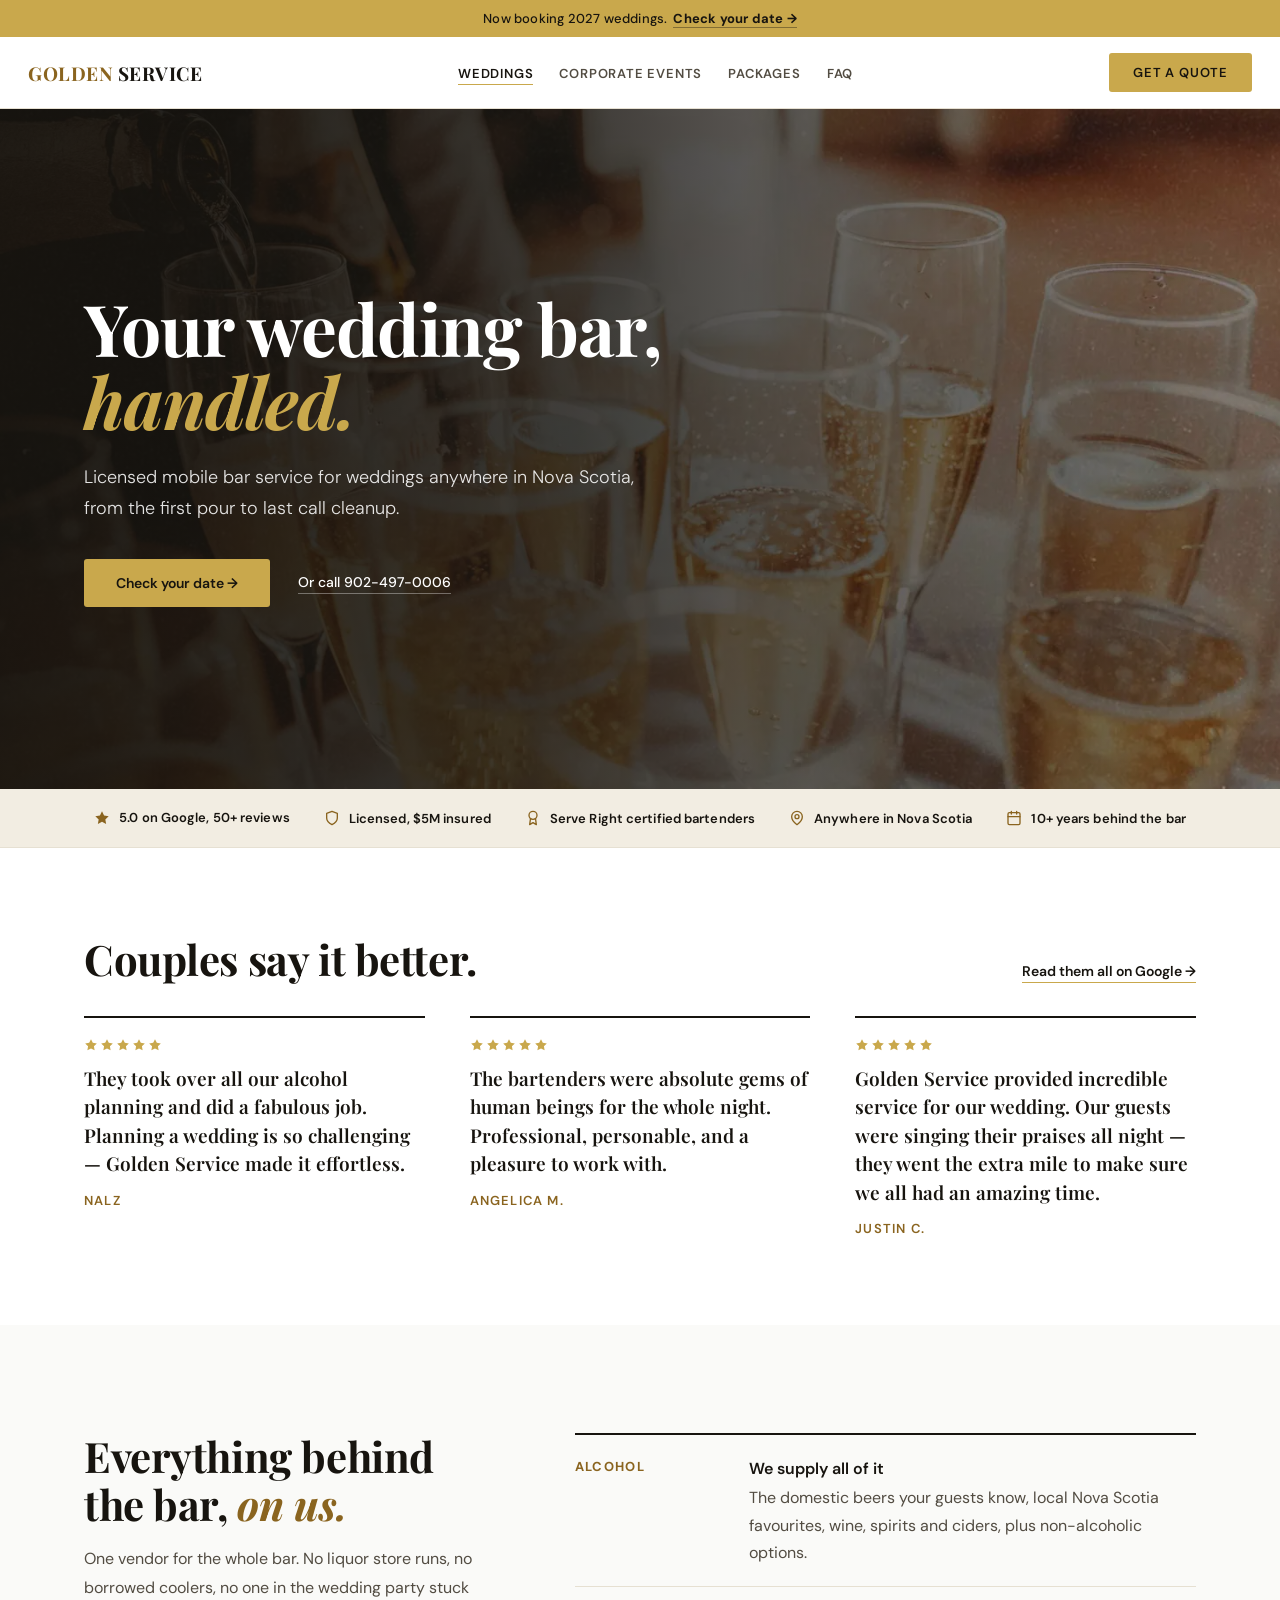
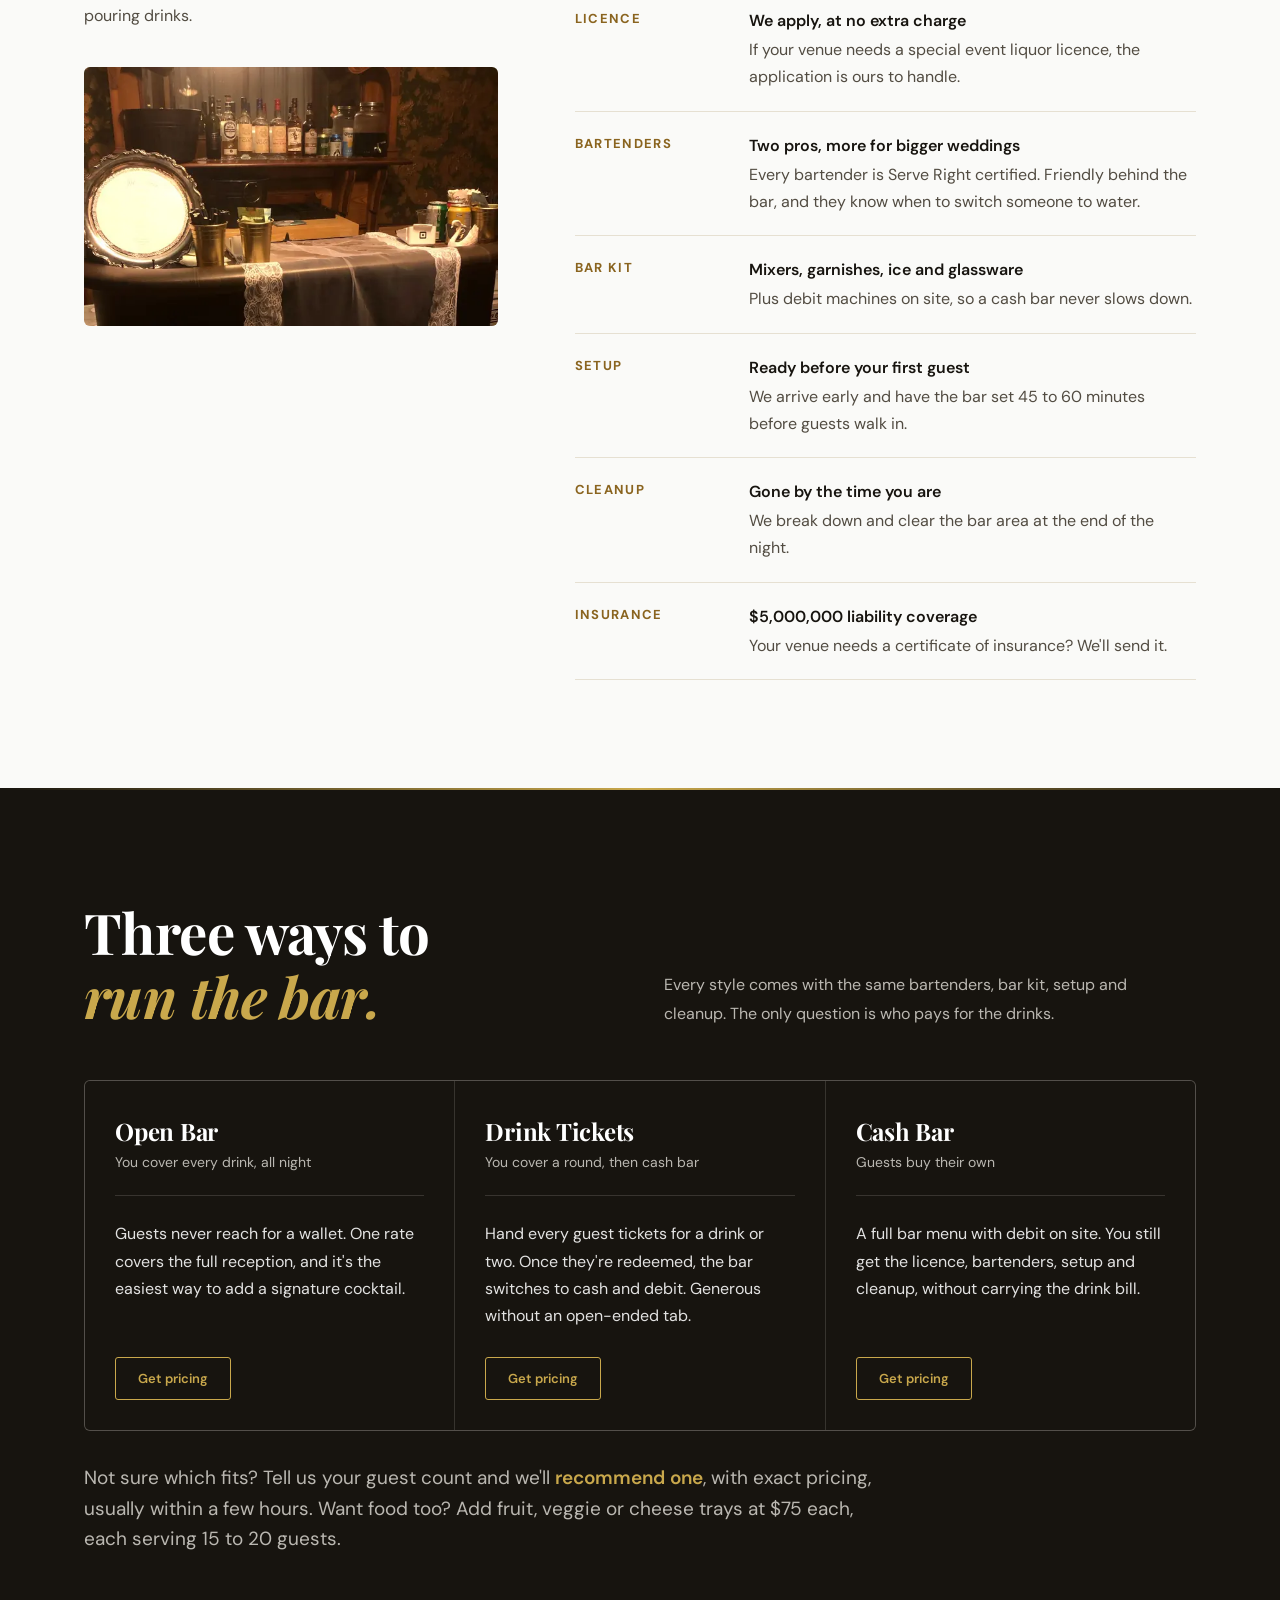
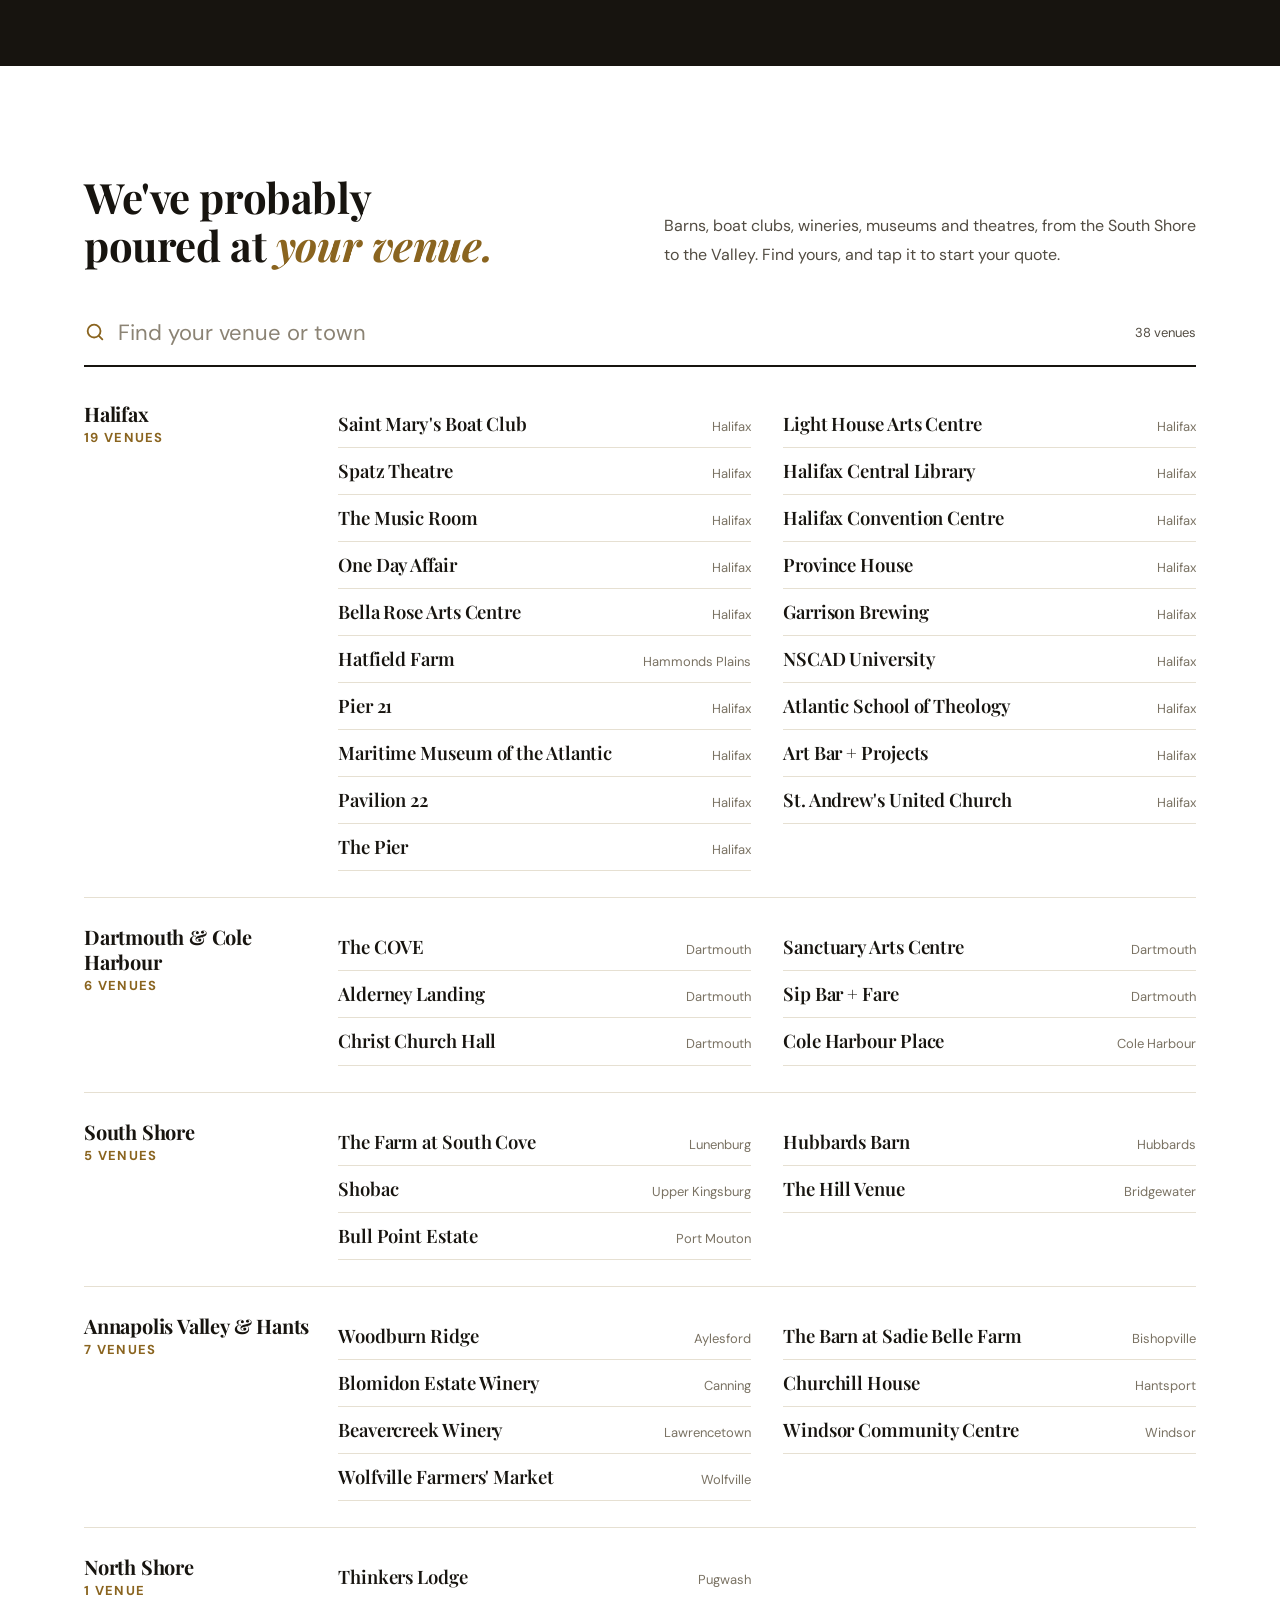
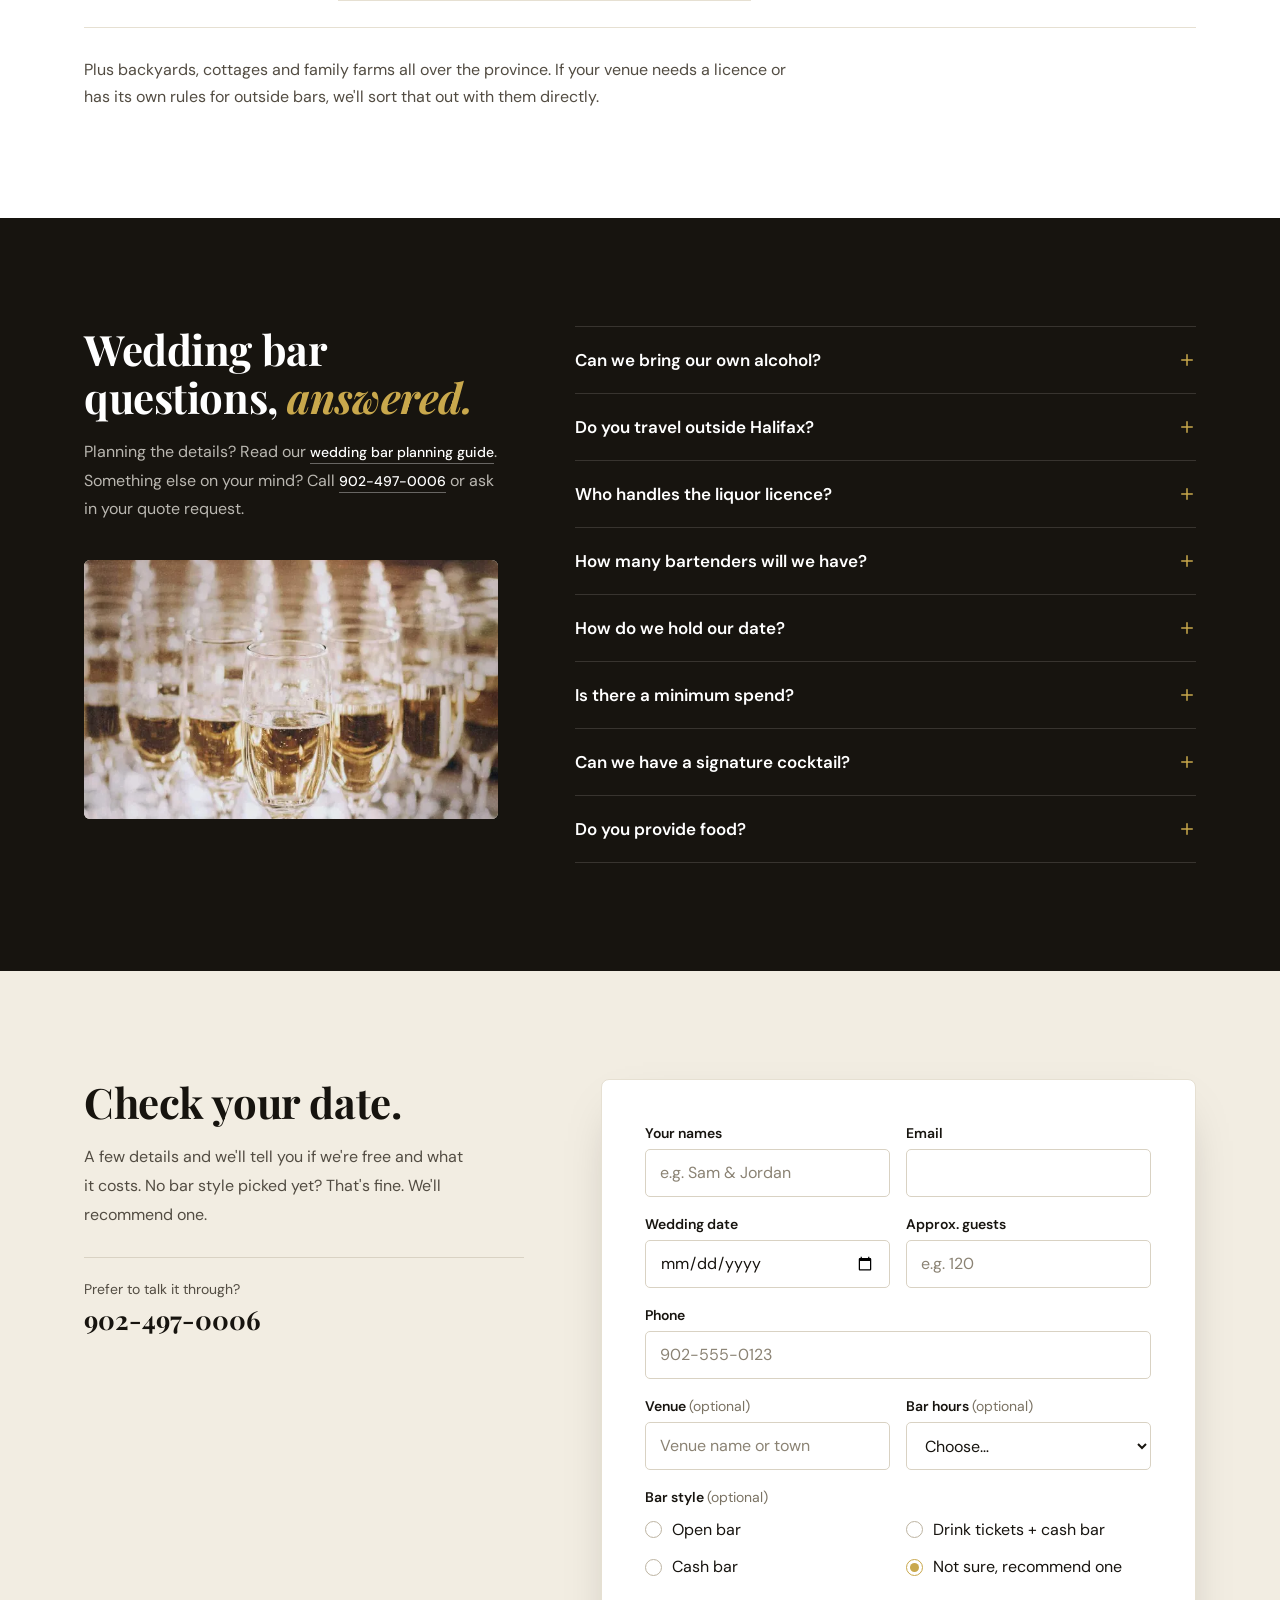
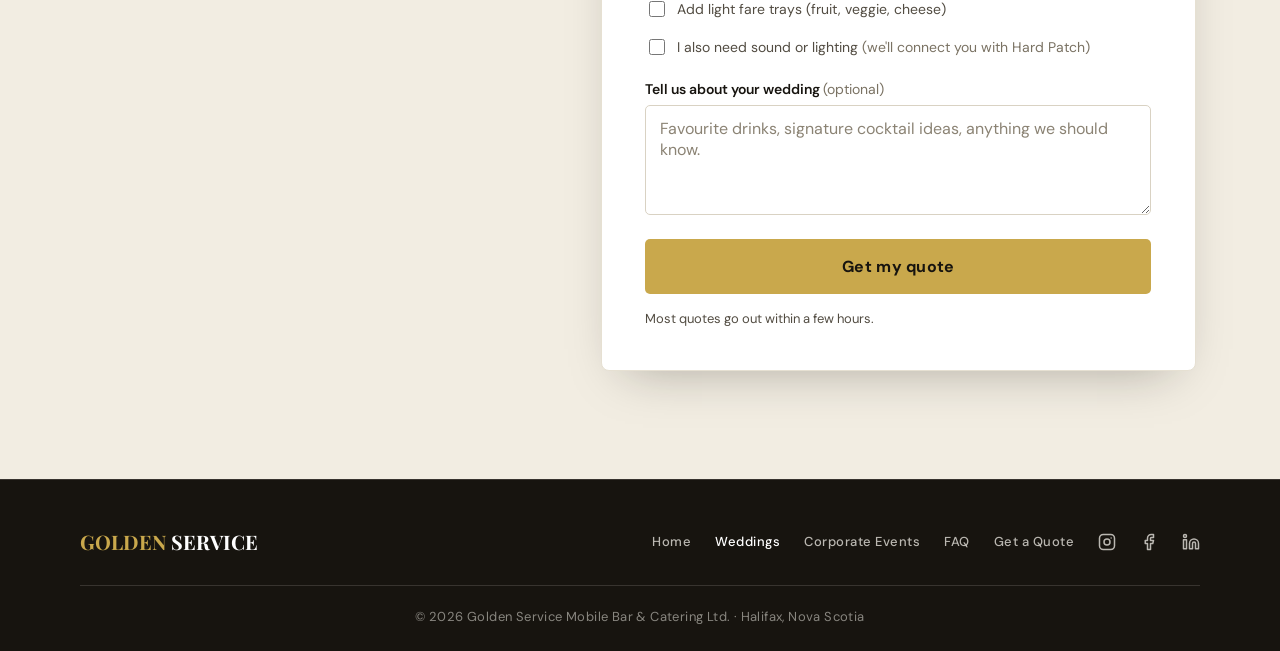
<file: weddings/index.html>
<!DOCTYPE html>
<html lang="en">
<head>
  <meta charset="UTF-8">
  <meta name="viewport" content="width=device-width, initial-scale=1.0">
  <title>Wedding Bar Service in Nova Scotia | Golden Service</title>
  <meta name="description" content="Licensed mobile wedding bar anywhere in Nova Scotia. Alcohol, liquor licence, Serve Right bartenders, setup and cleanup, all handled. 50+ five-star reviews.">

  <!-- Open Graph -->
  <meta property="og:title" content="Wedding Bar Service in Nova Scotia | Golden Service">
  <meta property="og:description" content="Your wedding bar, handled. Licensed, insured, and at home in dozens of venues across Nova Scotia.">
  <meta property="og:url" content="https://goldenservice.ca/weddings/">
  <meta property="og:type" content="website">
  <meta property="og:image" content="https://goldenservice.ca/champagne-toast-service-wedding-events.jpg">
  <meta property="og:image:width" content="2400">
  <meta property="og:image:height" content="1160">
  <meta property="og:image:alt" content="Golden Service bartender pouring champagne at a Nova Scotia wedding">
  <meta property="og:site_name" content="Golden Service Mobile Bar & Catering">
  <meta property="og:locale" content="en_CA">
  <meta name="twitter:card" content="summary_large_image">
  <meta name="theme-color" content="#17140f">

  <!-- Favicon -->
  <link rel="icon" type="image/x-icon" href="/favicon.ico">
  <link rel="icon" type="image/png" sizes="16x16" href="/favicon-16x16.png">
  <link rel="icon" type="image/png" sizes="32x32" href="/favicon-32x32.png">
  <link rel="apple-touch-icon" sizes="180x180" href="/apple-touch-icon.png">

  <link rel="canonical" href="https://goldenservice.ca/weddings/">
  <link rel="preload" as="image" type="image/webp" href="/champagne-toast-service-wedding-events-1024.webp" media="(max-width: 760px)" fetchpriority="high">
  <link rel="preload" as="image" type="image/webp" href="/champagne-toast-service-wedding-events-1600.webp" media="(min-width: 761px)" fetchpriority="high">

  <script type="application/ld+json">
  {
    "@context": "https://schema.org",
    "@graph": [
      {
        "@type": "Service",
        "name": "Wedding Bar Service",
        "serviceType": "Mobile bar service",
        "description": "Licensed mobile bar service for weddings across Nova Scotia: alcohol, special event liquor licence, Serve Right certified bartenders, mixers, ice, glassware, setup and cleanup.",
        "areaServed": { "@type": "State", "name": "Nova Scotia" },
        "provider": {
          "@type": "LocalBusiness",
          "name": "Golden Service Mobile Bar & Catering",
          "url": "https://goldenservice.ca",
          "telephone": "+19024970006"
        }
      },
      {
        "@type": "BreadcrumbList",
        "itemListElement": [
          { "@type": "ListItem", "position": 1, "name": "Home", "item": "https://goldenservice.ca/" },
          { "@type": "ListItem", "position": 2, "name": "Weddings", "item": "https://goldenservice.ca/weddings/" }
        ]
      },
      {
        "@type": "FAQPage",
        "mainEntity": [
          { "@type": "Question", "name": "Can we bring our own alcohol?", "acceptedAnswer": { "@type": "Answer", "text": "No. We supply all the alcohol along with the licence, bartenders, ice and garnishes. One vendor runs the whole bar, so there is nothing for you to buy, chill or haul." } },
          { "@type": "Question", "name": "Do you travel outside Halifax?", "acceptedAnswer": { "@type": "Answer", "text": "Yes, anywhere in Nova Scotia. We work weddings from the South Shore to the Annapolis Valley and the North Shore. Outside Halifax, one flat travel fee covers our team's travel and accommodations, and it is listed on your quote." } },
          { "@type": "Question", "name": "Who handles the liquor licence?", "acceptedAnswer": { "@type": "Answer", "text": "We do. If your venue needs a special event liquor licence, we apply for it on your behalf at no extra charge." } },
          { "@type": "Question", "name": "How many bartenders will we have?", "acceptedAnswer": { "@type": "Answer", "text": "Every wedding gets two professional, Serve Right certified bartenders. Bigger guest lists get more, and we will tell you how many on your quote." } },
          { "@type": "Question", "name": "How do we hold our date?", "acceptedAnswer": { "@type": "Answer", "text": "A non-refundable deposit holds your date. For open bar packages, the balance is due 60 days before the wedding." } },
          { "@type": "Question", "name": "Is there a minimum spend?", "acceptedAnswer": { "@type": "Answer", "text": "Cash and drink-ticket bars carry a minimum spend at the bar, and drink tickets count toward it. It is listed on your quote so it is in your budget from day one. Open bars do not have one." } },
          { "@type": "Question", "name": "Can we have a signature cocktail?", "acceptedAnswer": { "@type": "Answer", "text": "Yes. Tell us what you two love to drink and we will build a signature cocktail into your bar menu." } },
          { "@type": "Question", "name": "Do you provide food?", "acceptedAnswer": { "@type": "Answer", "text": "We offer light fare trays: fruit, veggie and cheese, $75 each, each serving 15 to 20 guests. They are great for cocktail hour or late night. Your dinner itself comes from your caterer or venue." } }
        ]
      }
    ]
  }
  </script>

  <!-- Fonts -->
  <link rel="preconnect" href="https://fonts.googleapis.com">
  <link rel="preconnect" href="https://fonts.gstatic.com" crossorigin>
  <link rel="preload" as="style" href="https://fonts.googleapis.com/css2?family=DM+Sans:opsz,wght@9..40,300;9..40,400;9..40,500;9..40,600;9..40,700&family=Playfair+Display:ital,wght@0,600;0,700;1,600&display=swap">
  <link href="https://fonts.googleapis.com/css2?family=DM+Sans:opsz,wght@9..40,300;9..40,400;9..40,500;9..40,600;9..40,700&family=Playfair+Display:ital,wght@0,600;0,700;1,600&display=swap" rel="stylesheet" media="print" onload="this.media='all'">
  <noscript><link href="https://fonts.googleapis.com/css2?family=DM+Sans:opsz,wght@9..40,300;9..40,400;9..40,500;9..40,600;9..40,700&family=Playfair+Display:ital,wght@0,600;0,700;1,600&display=swap" rel="stylesheet"></noscript>

  <link rel="stylesheet" href="/styles.css">
  <style>
    /* Page-only styles. Tokens and shared components come from /styles.css. */

    /* BUTTONS */
    .gs-text-link{color:var(--gs-ink);font-size:14px;font-weight:600;text-decoration:none;border-bottom:1px solid var(--gs-gold);padding-bottom:2px;transition:color .2s}

    /* HERO */
    .gs-hero::before{content:'';position:absolute;inset:0;z-index:-1;background:url('/champagne-toast-service-wedding-events.jpg') 70% 40%/cover no-repeat;background-image:image-set(url('/champagne-toast-service-wedding-events-1600.webp') type('image/webp'),url('/champagne-toast-service-wedding-events.jpg') type('image/jpeg'))}
    @media(max-width:760px){.gs-hero::before{background-image:image-set(url('/champagne-toast-service-wedding-events-1024.webp') type('image/webp'),url('/champagne-toast-service-wedding-events.jpg') type('image/jpeg'))}}

    /* REVIEWS */
    .gs-reviews{padding:clamp(56px,7vw,88px) 0}

    /* HANDLED (spec sheet) */
    .gs-spec div{display:grid;grid-template-columns:150px 1fr;gap:24px;padding:20px 0;border-bottom:1px solid var(--gs-line)}

    /* BAR STYLES */
    .gs-styles::before{content:'';position:absolute;top:0;left:0;right:0;height:2px;background:linear-gradient(90deg,transparent,var(--gs-gold),transparent)}
    .gs-styles-note{margin:32px 0 0;font-size:clamp(16px,.5vw + 14px,19px);color:var(--gs-body-on-dark);line-height:1.6;max-width:62ch}

    /* VENUES */
    .gs-venue small{margin-left:auto}
    .gs-venue small{font:400 13px var(--gs-font-body);letter-spacing:0;color:var(--gs-muted);white-space:nowrap;transition:color .2s}

    /* LIGHT FARE */
    .gs-fare{padding:clamp(64px,9vw,108px) 0}

    /* QUOTE FORM */
    .gs-card{background:var(--gs-white);border:1px solid var(--gs-line);border-radius:8px;padding:clamp(24px,3.4vw,44px);box-shadow:var(--gs-shadow)}
    .gs-input{display:block;width:100%;height:48px;padding:12px 14px;border:1px solid var(--gs-line-strong);border-radius:5px;font:16px var(--gs-font-body);color:var(--gs-ink);background:var(--gs-white);transition:border-color .2s,box-shadow .2s,background-color .6s;outline:none}
    .gs-choice input{appearance:none;-webkit-appearance:none;width:17px;height:17px;min-width:17px;margin:0;border:1.5px solid var(--gs-line-control);background:var(--gs-white);position:relative;cursor:pointer;transition:border-color .15s,background .15s}
    .gs-inline-check,.gs-field .gs-inline-check{display:flex;align-items:center;gap:9px;font-size:14px;font-weight:400;color:var(--gs-body);margin:0;cursor:pointer}
    .gs-addon{margin:-6px 0 22px}
    .gs-addon-note{color:var(--gs-muted)}
    .gs-promise{font-size:13px;color:var(--gs-body);margin:0}
    .gs-back{background:none;border:none;padding:0;font:500 13px var(--gs-font-body);color:var(--gs-body);cursor:pointer;border-bottom:1px solid var(--gs-line)}

    /* FOOTER */
    .gs-footer{background:var(--gs-ink);padding:48px 24px 26px;border-top:1px solid var(--gs-line-on-dark)}

    /* Reveal */
    @media(prefers-reduced-motion:reduce){
      .gs-input{transition:none}
    }

    /* RESPONSIVE */
    @media(max-width:760px){
      .gs-spec div{grid-template-columns:1fr;gap:6px}
    }
  </style>
</head>
<body>
  <a class="gs-skip" href="#main">Skip to content</a>
<script>document.documentElement.classList.add('gs-js')</script>

  <div class="gs-banner">
    Now booking <span id="gsBookYear">2027</span> weddings.<a href="#quote" data-focus-date>Check your date &rarr;</a>
  </div>

  <nav class="gs-nav" id="gsNav">
    <a href="/" class="gs-nav-logo"><span>GOLDEN</span> SERVICE</a>
    <ul class="gs-nav-links">
      <li><a href="/weddings/" aria-current="page">Weddings</a></li>
      <li><a href="/corporate/">Corporate Events</a></li>
      <li><a href="#packages">Packages</a></li>
      <li><a href="#faq">FAQ</a></li>
    </ul>
    <a href="#quote" class="gs-nav-cta">Get a Quote</a>
    <button class="gs-hamburger" id="gsHamburger" aria-label="Open menu" aria-expanded="false" aria-controls="gsMobileMenu">
      <span></span><span></span><span></span>
    </button>
  </nav>
  <div class="gs-nav-backdrop" id="gsNavBackdrop"></div>
  <div class="gs-mobile-menu" id="gsMobileMenu">
    <a href="/">Home</a>
    <a href="/weddings/" aria-current="page">Weddings</a>
    <a href="/corporate/">Corporate Events</a>
    <a href="#packages">Packages</a>
    <a href="#faq">FAQ</a>
    <a href="#quote" class="gs-mobile-cta">Get a Quote</a>
  </div>

  <main id="main">
    <!-- HERO -->
    <section class="gs-hero" aria-labelledby="gsHeroTitle">
      <div class="gs-hero-grid">
        <div>
          <h1 id="gsHeroTitle">Your wedding bar, <em>handled.</em></h1>
          <p class="gs-hero-sub">Licensed mobile bar service for weddings anywhere in Nova Scotia, from the first pour to last call cleanup.</p>
          <div class="gs-hero-actions">
            <a href="#quote" class="gs-btn-primary" data-focus-date>Check your date &rarr;</a>
            <a href="tel:+19024970006" class="gs-link-on-dark">Or call 902-497-0006</a>
          </div>
        </div>
      </div>
    </section>

    <!-- TRUST STRIP -->
    <div class="gs-trust">
      <ul>
        <li><svg width="16" height="16" viewBox="0 0 24 24" fill="currentColor" aria-hidden="true"><path d="m12 2 3.1 6.3 6.9 1-5 4.9 1.2 6.8L12 17.8 5.8 21l1.2-6.8-5-4.9 6.9-1z"/></svg><a href="https://www.google.com/search?q=Golden+Service+Mobile+Bar+Halifax" target="_blank" rel="noopener">5.0 on Google, 50+ reviews</a></li>
        <li><svg width="16" height="16" viewBox="0 0 24 24" fill="none" stroke="currentColor" stroke-width="2" stroke-linecap="round" stroke-linejoin="round" aria-hidden="true"><path d="M12 22s8-4 8-10V5l-8-3-8 3v7c0 6 8 10 8 10z"/></svg>Licensed, $5M insured</li>
        <li><svg width="16" height="16" viewBox="0 0 24 24" fill="none" stroke="currentColor" stroke-width="2" stroke-linecap="round" stroke-linejoin="round" aria-hidden="true"><circle cx="12" cy="8" r="6"/><path d="M8.2 13.2 7 22l5-3 5 3-1.2-8.8"/></svg>Serve Right certified bartenders</li>
        <li><svg width="16" height="16" viewBox="0 0 24 24" fill="none" stroke="currentColor" stroke-width="2" stroke-linecap="round" stroke-linejoin="round" aria-hidden="true"><path d="M20 10c0 6-8 12-8 12s-8-6-8-12a8 8 0 0 1 16 0Z"/><circle cx="12" cy="10" r="3"/></svg>Anywhere in Nova Scotia</li>
        <li><svg width="16" height="16" viewBox="0 0 24 24" fill="none" stroke="currentColor" stroke-width="2" stroke-linecap="round" stroke-linejoin="round" aria-hidden="true"><rect x="3" y="4" width="18" height="18" rx="2"/><path d="M16 2v4M8 2v4M3 10h18"/></svg>10+ years behind the bar</li>
      </ul>
    </div>

    <!-- REVIEWS -->
    <section class="gs-reviews" aria-labelledby="gsReviewsTitle">
      <div class="gs-shell">
        <div class="gs-reviews-head" data-reveal>
          <h2 class="gs-title" id="gsReviewsTitle">Couples say it better.</h2>
          <a class="gs-text-link" href="https://www.google.com/search?q=Golden+Service+Mobile+Bar+Halifax" target="_blank" rel="noopener">Read them all on Google &rarr;</a>
        </div>
        <div class="gs-reviews-row" data-reveal>
          <figure>
            <div class="gs-stars" role="img" aria-label="5 out of 5 stars"><svg width="14" height="14" viewBox="0 0 24 24" fill="currentColor" aria-hidden="true"><path d="m12 2 3.1 6.3 6.9 1-5 4.9 1.2 6.8L12 17.8 5.8 21l1.2-6.8-5-4.9 6.9-1z"/></svg><svg width="14" height="14" viewBox="0 0 24 24" fill="currentColor" aria-hidden="true"><path d="m12 2 3.1 6.3 6.9 1-5 4.9 1.2 6.8L12 17.8 5.8 21l1.2-6.8-5-4.9 6.9-1z"/></svg><svg width="14" height="14" viewBox="0 0 24 24" fill="currentColor" aria-hidden="true"><path d="m12 2 3.1 6.3 6.9 1-5 4.9 1.2 6.8L12 17.8 5.8 21l1.2-6.8-5-4.9 6.9-1z"/></svg><svg width="14" height="14" viewBox="0 0 24 24" fill="currentColor" aria-hidden="true"><path d="m12 2 3.1 6.3 6.9 1-5 4.9 1.2 6.8L12 17.8 5.8 21l1.2-6.8-5-4.9 6.9-1z"/></svg><svg width="14" height="14" viewBox="0 0 24 24" fill="currentColor" aria-hidden="true"><path d="m12 2 3.1 6.3 6.9 1-5 4.9 1.2 6.8L12 17.8 5.8 21l1.2-6.8-5-4.9 6.9-1z"/></svg></div>
            <blockquote>They took over all our alcohol planning and did a fabulous job. Planning a wedding is so challenging — Golden Service made it effortless.</blockquote>
            <figcaption>Nalz</figcaption>
          </figure>
          <figure>
            <div class="gs-stars" role="img" aria-label="5 out of 5 stars"><svg width="14" height="14" viewBox="0 0 24 24" fill="currentColor" aria-hidden="true"><path d="m12 2 3.1 6.3 6.9 1-5 4.9 1.2 6.8L12 17.8 5.8 21l1.2-6.8-5-4.9 6.9-1z"/></svg><svg width="14" height="14" viewBox="0 0 24 24" fill="currentColor" aria-hidden="true"><path d="m12 2 3.1 6.3 6.9 1-5 4.9 1.2 6.8L12 17.8 5.8 21l1.2-6.8-5-4.9 6.9-1z"/></svg><svg width="14" height="14" viewBox="0 0 24 24" fill="currentColor" aria-hidden="true"><path d="m12 2 3.1 6.3 6.9 1-5 4.9 1.2 6.8L12 17.8 5.8 21l1.2-6.8-5-4.9 6.9-1z"/></svg><svg width="14" height="14" viewBox="0 0 24 24" fill="currentColor" aria-hidden="true"><path d="m12 2 3.1 6.3 6.9 1-5 4.9 1.2 6.8L12 17.8 5.8 21l1.2-6.8-5-4.9 6.9-1z"/></svg><svg width="14" height="14" viewBox="0 0 24 24" fill="currentColor" aria-hidden="true"><path d="m12 2 3.1 6.3 6.9 1-5 4.9 1.2 6.8L12 17.8 5.8 21l1.2-6.8-5-4.9 6.9-1z"/></svg></div>
            <blockquote>The bartenders were absolute gems of human beings for the whole night. Professional, personable, and a pleasure to work with.</blockquote>
            <figcaption>Angelica M.</figcaption>
          </figure>
          <figure>
            <div class="gs-stars" role="img" aria-label="5 out of 5 stars"><svg width="14" height="14" viewBox="0 0 24 24" fill="currentColor" aria-hidden="true"><path d="m12 2 3.1 6.3 6.9 1-5 4.9 1.2 6.8L12 17.8 5.8 21l1.2-6.8-5-4.9 6.9-1z"/></svg><svg width="14" height="14" viewBox="0 0 24 24" fill="currentColor" aria-hidden="true"><path d="m12 2 3.1 6.3 6.9 1-5 4.9 1.2 6.8L12 17.8 5.8 21l1.2-6.8-5-4.9 6.9-1z"/></svg><svg width="14" height="14" viewBox="0 0 24 24" fill="currentColor" aria-hidden="true"><path d="m12 2 3.1 6.3 6.9 1-5 4.9 1.2 6.8L12 17.8 5.8 21l1.2-6.8-5-4.9 6.9-1z"/></svg><svg width="14" height="14" viewBox="0 0 24 24" fill="currentColor" aria-hidden="true"><path d="m12 2 3.1 6.3 6.9 1-5 4.9 1.2 6.8L12 17.8 5.8 21l1.2-6.8-5-4.9 6.9-1z"/></svg><svg width="14" height="14" viewBox="0 0 24 24" fill="currentColor" aria-hidden="true"><path d="m12 2 3.1 6.3 6.9 1-5 4.9 1.2 6.8L12 17.8 5.8 21l1.2-6.8-5-4.9 6.9-1z"/></svg></div>
            <blockquote>Golden Service provided incredible service for our wedding. Our guests were singing their praises all night — they went the extra mile to make sure we all had an amazing time.</blockquote>
            <figcaption>Justin C.</figcaption>
          </figure>
        </div>
      </div>
    </section>

    <!-- WHAT'S HANDLED -->
    <section class="gs-handled" id="handled" aria-labelledby="gsHandledTitle">
      <div class="gs-shell gs-handled-grid">
        <div data-reveal>
          <h2 class="gs-title" id="gsHandledTitle">Everything behind the bar, <em>on us.</em></h2>
          <p class="gs-lede">One vendor for the whole bar. No liquor store runs, no borrowed coolers, no one in the wedding party stuck pouring drinks.</p>
          <div class="gs-handled-photo"><picture><source type="image/webp" srcset="/golden-service-mobile-bar-setup-wedding-640.webp 640w, /golden-service-mobile-bar-setup-wedding-1024.webp 1024w, /golden-service-mobile-bar-setup-wedding-1600.webp 1600w" sizes="(max-width: 980px) min(560px, calc(100vw - 48px)), 440px"><img src="/golden-service-mobile-bar-setup-wedding.jpg" alt="Golden Service mobile bar set up for a wedding, with a stocked back bar, drink menu and signature cocktail banner" loading="lazy" width="1600" height="1000"></picture></div>
        </div>
        <dl class="gs-spec" data-reveal>
          <div><dt>Alcohol</dt><dd><strong>We supply all of it</strong>The domestic beers your guests know, local Nova Scotia favourites, wine, spirits and ciders, plus non-alcoholic options.</dd></div>
          <div><dt>Licence</dt><dd><strong>We apply, at no extra charge</strong>If your venue needs a special event liquor licence, the application is ours to handle.</dd></div>
          <div><dt>Bartenders</dt><dd><strong>Two pros, more for bigger weddings</strong>Every bartender is Serve Right certified. Friendly behind the bar, and they know when to switch someone to water.</dd></div>
          <div><dt>Bar kit</dt><dd><strong>Mixers, garnishes, ice and glassware</strong>Plus debit machines on site, so a cash bar never slows down.</dd></div>
          <div><dt>Setup</dt><dd><strong>Ready before your first guest</strong>We arrive early and have the bar set 45 to 60 minutes before guests walk in.</dd></div>
          <div><dt>Cleanup</dt><dd><strong>Gone by the time you are</strong>We break down and clear the bar area at the end of the night.</dd></div>
          <div><dt>Insurance</dt><dd><strong>$5,000,000 liability coverage</strong>Your venue needs a certificate of insurance? We'll send it.</dd></div>
        </dl>
      </div>
    </section>

    <!-- BAR STYLES -->
    <section class="gs-styles" id="packages" aria-labelledby="gsStylesTitle">
      <div class="gs-shell">
        <div class="gs-styles-head" data-reveal>
          <h2 class="gs-title" id="gsStylesTitle">Three ways to <em>run the bar.</em></h2>
          <p>Every style comes with the same bartenders, bar kit, setup and cleanup. The only question is who pays for the drinks.</p>
        </div>
        <div class="gs-tiers" data-reveal>
          <article class="gs-tier">
            <h3>Open Bar</h3>
            <p class="gs-tier-for">You cover every drink, all night</p>
            <p class="gs-tier-body">Guests never reach for a wallet. One rate covers the full reception, and it's the easiest way to add a signature cocktail.</p>
            <a href="#quote" class="gs-tier-cta" data-package="Open bar">Get pricing</a>
          </article>
          <article class="gs-tier">
            <h3>Drink Tickets</h3>
            <p class="gs-tier-for">You cover a round, then cash bar</p>
            <p class="gs-tier-body">Hand every guest tickets for a drink or two. Once they're redeemed, the bar switches to cash and debit. Generous without an open-ended tab.</p>
            <a href="#quote" class="gs-tier-cta" data-package="Drink tickets + cash bar">Get pricing</a>
          </article>
          <article class="gs-tier">
            <h3>Cash Bar</h3>
            <p class="gs-tier-for">Guests buy their own</p>
            <p class="gs-tier-body">A full bar menu with debit on site. You still get the licence, bartenders, setup and cleanup, without carrying the drink bill.</p>
            <a href="#quote" class="gs-tier-cta" data-package="Cash bar">Get pricing</a>
          </article>
        </div>
        <p class="gs-styles-note">Not sure which fits? Tell us your guest count and we'll <strong>recommend one</strong>, with exact pricing, usually within a few hours. Want food too? Add fruit, veggie or cheese trays at $75 each, each serving 15 to 20 guests.</p>
      </div>
    </section>

    <!-- VENUES -->
    <section class="gs-venues" id="venues" aria-labelledby="gsVenuesTitle">
      <div class="gs-shell">
        <div class="gs-venues-head" data-reveal>
          <h2 class="gs-title" id="gsVenuesTitle">We've probably poured at <em>your venue.</em></h2>
          <p class="gs-lede">Barns, boat clubs, wineries, museums and theatres, from the South Shore to the Valley. Find yours, and tap it to start your quote.</p>
        </div>

        <div data-reveal>
          <div class="gs-finder">
            <svg width="22" height="22" viewBox="0 0 24 24" fill="none" stroke="currentColor" stroke-width="2" stroke-linecap="round" stroke-linejoin="round" aria-hidden="true"><circle cx="11" cy="11" r="7"/><path d="m20 20-3.5-3.5"/></svg>
            <label for="gsVenueSearch" class="gs-visually-hidden">Find your venue</label>
            <input type="search" id="gsVenueSearch" placeholder="Find your venue or town" autocomplete="off" spellcheck="false">
            <span class="gs-finder-status" id="gsVenueStatus" aria-live="polite"><span class="gs-count" id="gsVenueCount">38</span> venues</span>
          </div>

          <dl class="gs-regions" id="gsRegions">
            <div class="gs-region">
              <dt>Halifax<span>19 venues</span></dt>
              <dd><ul>
                <li><button type="button" class="gs-venue" data-venue="Saint Mary's Boat Club, Halifax">Saint Mary's Boat Club <small>Halifax</small></button></li>
                <li><button type="button" class="gs-venue" data-venue="Spatz Theatre, Halifax">Spatz Theatre <small>Halifax</small></button></li>
                <li><button type="button" class="gs-venue" data-venue="The Music Room, Halifax">The Music Room <small>Halifax</small></button></li>
                <li><button type="button" class="gs-venue" data-venue="One Day Affair, Halifax">One Day Affair <small>Halifax</small></button></li>
                <li><button type="button" class="gs-venue" data-venue="Bella Rose Arts Centre, Halifax">Bella Rose Arts Centre <small>Halifax</small></button></li>
                <li><button type="button" class="gs-venue" data-venue="Hatfield Farm, Hammonds Plains">Hatfield Farm <small>Hammonds Plains</small></button></li>
                <li><button type="button" class="gs-venue" data-venue="Canadian Museum of Immigration at Pier 21, Halifax">Pier 21 <small>Halifax</small></button></li>
                <li><button type="button" class="gs-venue" data-venue="Maritime Museum of the Atlantic, Halifax">Maritime Museum of the Atlantic <small>Halifax</small></button></li>
                <li><button type="button" class="gs-venue" data-venue="Pavilion 22, Halifax">Pavilion 22 <small>Halifax</small></button></li>
                <li><button type="button" class="gs-venue" data-venue="The Pier, Halifax">The Pier <small>Halifax</small></button></li>
                <li><button type="button" class="gs-venue" data-venue="Light House Arts Centre, Halifax">Light House Arts Centre <small>Halifax</small></button></li>
                <li><button type="button" class="gs-venue" data-venue="Halifax Central Library, Halifax">Halifax Central Library <small>Halifax</small></button></li>
                <li><button type="button" class="gs-venue" data-venue="Halifax Convention Centre, Halifax">Halifax Convention Centre <small>Halifax</small></button></li>
                <li><button type="button" class="gs-venue" data-venue="Province House, Halifax">Province House <small>Halifax</small></button></li>
                <li><button type="button" class="gs-venue" data-venue="Garrison Brewing, Halifax">Garrison Brewing <small>Halifax</small></button></li>
                <li><button type="button" class="gs-venue" data-venue="NSCAD University, Halifax">NSCAD University <small>Halifax</small></button></li>
                <li><button type="button" class="gs-venue" data-venue="Atlantic School of Theology, Halifax">Atlantic School of Theology <small>Halifax</small></button></li>
                <li><button type="button" class="gs-venue" data-venue="Art Bar + Projects, Halifax">Art Bar + Projects <small>Halifax</small></button></li>
                <li><button type="button" class="gs-venue" data-venue="St. Andrew's United Church, Halifax">St. Andrew's United Church <small>Halifax</small></button></li>
              </ul></dd>
            </div>
            <div class="gs-region">
              <dt>Dartmouth &amp; Cole Harbour<span>6 venues</span></dt>
              <dd><ul>
                <li><button type="button" class="gs-venue" data-venue="The COVE, Dartmouth">The COVE <small>Dartmouth</small></button></li>
                <li><button type="button" class="gs-venue" data-venue="Alderney Landing, Dartmouth">Alderney Landing <small>Dartmouth</small></button></li>
                <li><button type="button" class="gs-venue" data-venue="Christ Church Hall, Dartmouth">Christ Church Hall <small>Dartmouth</small></button></li>
                <li><button type="button" class="gs-venue" data-venue="Sanctuary Arts Centre, Dartmouth">Sanctuary Arts Centre <small>Dartmouth</small></button></li>
                <li><button type="button" class="gs-venue" data-venue="Sip Bar + Fare, Dartmouth">Sip Bar + Fare <small>Dartmouth</small></button></li>
                <li><button type="button" class="gs-venue" data-venue="Cole Harbour Place, Cole Harbour">Cole Harbour Place <small>Cole Harbour</small></button></li>
              </ul></dd>
            </div>
            <div class="gs-region">
              <dt>South Shore<span>5 venues</span></dt>
              <dd><ul>
                <li><button type="button" class="gs-venue" data-venue="The Farm at South Cove, Lunenburg">The Farm at South Cove <small>Lunenburg</small></button></li>
                <li><button type="button" class="gs-venue" data-venue="Shobac, Upper Kingsburg">Shobac <small>Upper Kingsburg</small></button></li>
                <li><button type="button" class="gs-venue" data-venue="Bull Point Estate, Port Mouton">Bull Point Estate <small>Port Mouton</small></button></li>
                <li><button type="button" class="gs-venue" data-venue="Hubbards Barn &amp; Community Park, Hubbards">Hubbards Barn <small>Hubbards</small></button></li>
                <li><button type="button" class="gs-venue" data-venue="The Hill Venue, Bridgewater">The Hill Venue <small>Bridgewater</small></button></li>
              </ul></dd>
            </div>
            <div class="gs-region">
              <dt>Annapolis Valley &amp; Hants<span>7 venues</span></dt>
              <dd><ul>
                <li><button type="button" class="gs-venue" data-venue="Woodburn Ridge, Aylesford">Woodburn Ridge <small>Aylesford</small></button></li>
                <li><button type="button" class="gs-venue" data-venue="Blomidon Estate Winery, Canning">Blomidon Estate Winery <small>Canning</small></button></li>
                <li><button type="button" class="gs-venue" data-venue="Beavercreek Winery, Lawrencetown">Beavercreek Winery <small>Lawrencetown</small></button></li>
                <li><button type="button" class="gs-venue" data-venue="Wolfville Farmers' Market, Wolfville">Wolfville Farmers' Market <small>Wolfville</small></button></li>
                <li><button type="button" class="gs-venue" data-venue="The Barn at Sadie Belle Farm, Bishopville">The Barn at Sadie Belle Farm <small>Bishopville</small></button></li>
                <li><button type="button" class="gs-venue" data-venue="Churchill House, Hantsport">Churchill House <small>Hantsport</small></button></li>
                <li><button type="button" class="gs-venue" data-venue="Windsor Community Centre, Windsor">Windsor Community Centre <small>Windsor</small></button></li>
              </ul></dd>
            </div>
            <div class="gs-region">
              <dt>North Shore<span>1 venue</span></dt>
              <dd><ul>
                <li><button type="button" class="gs-venue" data-venue="Thinkers Lodge, Pugwash">Thinkers Lodge <small>Pugwash</small></button></li>
              </ul></dd>
            </div>
          </dl>

          <div class="gs-venue-empty" id="gsVenueEmpty" hidden>
            <strong>Not on our list yet.</strong> That's fine, we travel anywhere in Nova Scotia. <a class="gs-text-link" href="#quote" id="gsVenueEmptyLink">Start a quote for <span id="gsVenueEmptyName"></span> &rarr;</a>
          </div>
          <p class="gs-venues-foot">Plus backyards, cottages and family farms all over the province. If your venue needs a licence or has its own rules for outside bars, we'll sort that out with them directly.</p>
        </div>
      </div>
    </section>

    <!-- FAQ -->
    <section class="gs-faq" id="faq" aria-labelledby="gsFaqTitle">
      <div class="gs-shell gs-faq-grid">
        <div data-reveal>
          <h2 class="gs-title" id="gsFaqTitle">Wedding bar questions, <em>answered.</em></h2>
          <p class="gs-lede">Planning the details? Read our <a class="gs-link-on-dark" href="/wedding-bar-guide/">wedding bar planning guide</a>. Something else on your mind? Call <a class="gs-link-on-dark" style="white-space:nowrap" href="tel:+19024970006">902-497-0006</a> or ask in your quote request.</p>
          <div class="gs-handled-photo"><picture><source type="image/webp" srcset="/champagne-flutes-bar-service-640.webp 640w, /champagne-flutes-bar-service-1000.webp 1000w" sizes="(max-width: 980px) min(560px, calc(100vw - 48px)), 440px"><img src="/champagne-flutes-bar-service.jpg" alt="Rows of poured champagne flutes ready for guests" loading="lazy" width="1000" height="880"></picture></div>
        </div>
        <div class="gs-faq-list" data-reveal>
          <details><summary>Can we bring our own alcohol?<svg width="18" height="18" viewBox="0 0 24 24" fill="none" stroke="currentColor" stroke-width="2" stroke-linecap="round" aria-hidden="true"><path d="M12 5v14M5 12h14"/></svg></summary><p>No. We supply all the alcohol along with the licence, bartenders, ice and garnishes. One vendor runs the whole bar, so there's nothing for you to buy, chill or haul.</p></details>
          <details><summary>Do you travel outside Halifax?<svg width="18" height="18" viewBox="0 0 24 24" fill="none" stroke="currentColor" stroke-width="2" stroke-linecap="round" aria-hidden="true"><path d="M12 5v14M5 12h14"/></svg></summary><p>Yes, anywhere in Nova Scotia. We work weddings from the South Shore to the Annapolis Valley and the North Shore. Outside Halifax, one flat travel fee covers our team's travel and accommodations, and it's listed on your quote.</p></details>
          <details><summary>Who handles the liquor licence?<svg width="18" height="18" viewBox="0 0 24 24" fill="none" stroke="currentColor" stroke-width="2" stroke-linecap="round" aria-hidden="true"><path d="M12 5v14M5 12h14"/></svg></summary><p>We do. If your venue needs a special event liquor licence, we apply for it on your behalf at no extra charge.</p></details>
          <details><summary>How many bartenders will we have?<svg width="18" height="18" viewBox="0 0 24 24" fill="none" stroke="currentColor" stroke-width="2" stroke-linecap="round" aria-hidden="true"><path d="M12 5v14M5 12h14"/></svg></summary><p>Every wedding gets two professional, Serve Right certified bartenders. Bigger guest lists get more, and we'll tell you how many on your quote.</p></details>
          <details><summary>How do we hold our date?<svg width="18" height="18" viewBox="0 0 24 24" fill="none" stroke="currentColor" stroke-width="2" stroke-linecap="round" aria-hidden="true"><path d="M12 5v14M5 12h14"/></svg></summary><p>A non-refundable deposit holds your date. For open bar packages, the balance is due 60 days before the wedding.</p></details>
          <details><summary>Is there a minimum spend?<svg width="18" height="18" viewBox="0 0 24 24" fill="none" stroke="currentColor" stroke-width="2" stroke-linecap="round" aria-hidden="true"><path d="M12 5v14M5 12h14"/></svg></summary><p>Cash and drink-ticket bars carry a minimum spend at the bar, and drink tickets count toward it. It's listed on your quote so it's in your budget from day one. Open bars don't have one.</p></details>
          <details><summary>Can we have a signature cocktail?<svg width="18" height="18" viewBox="0 0 24 24" fill="none" stroke="currentColor" stroke-width="2" stroke-linecap="round" aria-hidden="true"><path d="M12 5v14M5 12h14"/></svg></summary><p>Yes. Tell us what you two love to drink and we'll build a signature cocktail into your bar menu.</p></details>
          <details><summary>Do you provide food?<svg width="18" height="18" viewBox="0 0 24 24" fill="none" stroke="currentColor" stroke-width="2" stroke-linecap="round" aria-hidden="true"><path d="M12 5v14M5 12h14"/></svg></summary><p>We offer light fare trays: fruit, veggie and cheese, $75 each, each serving 15 to 20 guests. They're great for cocktail hour or late night. Your dinner itself comes from your caterer or venue.</p></details>
        </div>
      </div>
    </section>

    <!-- QUOTE FORM -->
    <section class="gs-quote" id="quote" aria-labelledby="gsQuoteTitle">
      <div class="gs-shell gs-quote-grid">
        <div class="gs-quote-aside" data-reveal>
          <h2 class="gs-title" id="gsQuoteTitle">Check your date.</h2>
          <p class="gs-lede">A few details and we'll tell you if we're free and what it costs. No bar style picked yet? That's fine. We'll recommend one.</p>
          <div class="gs-call">
            <p>Prefer to talk it through?</p>
            <a href="tel:+19024970006">902-497-0006</a>
          </div>
        </div>

        <div class="gs-card" data-reveal>
          <form id="gsForm" action="https://api.web3forms.com/submit" method="POST" novalidate>
            <input type="hidden" name="access_key" value="cbef750b-b37a-4d63-a776-7276fa377355">
            <input type="hidden" name="from_name" value="Golden Service Website">
            <input type="checkbox" name="botcheck" tabindex="-1" autocomplete="off" aria-hidden="true" style="display:none">

            <div id="gsStep1">
              <p class="gs-venue-note" id="gsVenueNote" role="status" hidden><svg width="16" height="16" viewBox="0 0 24 24" fill="none" stroke="currentColor" stroke-width="2.4" stroke-linecap="round" stroke-linejoin="round" aria-hidden="true"><path d="M20 6 9 17l-5-5"/></svg><span>Venue added: <b id="gsVenueNoteName"></b></span></p>
              <div class="gs-row">
                <div class="gs-field"><label for="f-name">Your names</label><input class="gs-input" id="f-name" name="name" type="text" autocomplete="name" placeholder="e.g. Sam &amp; Jordan" required></div>
                <div class="gs-field"><label for="f-email">Email</label><input class="gs-input" id="f-email" name="email" type="email" autocomplete="email" spellcheck="false" required></div>
              </div>
              <div class="gs-row">
                <div class="gs-field"><label for="f-date">Wedding date</label><input class="gs-input" id="f-date" name="event_date" type="date" max="2099-12-31" required></div>
                <div class="gs-field"><label for="f-guests">Approx. guests</label><input class="gs-input" id="f-guests" name="guests" type="number" min="1" inputmode="numeric" placeholder="e.g. 120" required></div>
              </div>
              <div class="gs-field"><label for="f-phone">Phone</label><input class="gs-input" id="f-phone" name="phone" type="tel" autocomplete="tel" inputmode="tel" placeholder="902-555-0123" pattern="[\d\s\(\)\+\.\-]{10,}" title="Please enter a phone number with area code" required></div>
              <div class="gs-row">
                <div class="gs-field"><label for="f-venue">Venue <i>(optional)</i></label><input class="gs-input" id="f-venue" name="location" type="text" placeholder="Venue name or town"></div>
                <div class="gs-field"><label for="f-hours">Bar hours <i>(optional)</i></label>
                  <select class="gs-input" id="f-hours" name="service_hours">
                    <option value="">Choose…</option>
                    <option>2 hours</option><option>3 hours</option><option>4 hours</option><option>5 hours</option><option>6 hours</option><option>7+ hours</option><option>Not sure yet</option>
                  </select>
                </div>
              </div>
            </div>

            <fieldset>
              <legend class="gs-legend">Bar style <i>(optional)</i></legend>
              <div class="gs-choices">
                <label class="gs-choice"><input type="radio" name="service_style" value="Open bar"> Open bar</label>
                <label class="gs-choice"><input type="radio" name="service_style" value="Drink tickets + cash bar"> Drink tickets + cash bar</label>
                <label class="gs-choice"><input type="radio" name="service_style" value="Cash bar"> Cash bar</label>
                <label class="gs-choice"><input type="radio" name="service_style" value="Not sure, recommend one" checked> Not sure, recommend one</label>
              </div>
            </fieldset>
            <div class="gs-addon">
              <label class="gs-inline-check"><input type="checkbox" id="gsTrays" aria-controls="gsTrayOpts" aria-expanded="false"> Add light fare trays (fruit, veggie, cheese)</label>
              <div class="gs-tray-opts" id="gsTrayOpts" role="group" aria-label="Tray types" hidden>
                <label class="gs-inline-check"><input type="checkbox" class="gs-tray" value="Fruit" checked> Fruit</label>
                <label class="gs-inline-check"><input type="checkbox" class="gs-tray" value="Veggie" checked> Veggie</label>
                <label class="gs-inline-check"><input type="checkbox" class="gs-tray" value="Cheese" checked> Cheese</label>
              </div>
            </div>
            <div class="gs-addon">
              <label class="gs-inline-check"><input type="checkbox" name="also_needs" value="Sound or lighting (OK to share details with Hard Patch)"> <span>I also need sound or lighting <span class="gs-addon-note">(we'll connect you with Hard Patch)</span></span></label>
            </div>
            <input type="hidden" name="addons" id="f-addons" value="">
            <div class="gs-field"><label for="f-msg">Tell us about your wedding <i>(optional)</i></label><textarea class="gs-input" id="f-msg" name="message" rows="3" placeholder="Favourite drinks, signature cocktail ideas, anything we should know."></textarea></div>
            <input type="hidden" name="event_type" value="Wedding">
            <input type="hidden" name="source" value="goldenservice.ca/weddings">
            <input type="hidden" name="subject" value="Wedding Quote Request - Golden Service">
            <button type="submit" class="gs-submit" id="gsSubmit">Get my quote</button>
            <div class="gs-form-foot" id="gsFormFoot"><p class="gs-promise">Most quotes go out within a few hours.</p></div>

            <div class="gs-status ok" id="gsSuccess" role="status" hidden>Thanks, it's in. We'll be in touch with your quote shortly. Check your spam folder if you don't see it.</div>
            <div class="gs-status err" id="gsError" role="alert" hidden>That didn't send. Email <a href="mailto:hello@goldenservice.ca">hello@goldenservice.ca</a> or call <a href="tel:+19024970006">902-497-0006</a> and we'll take it from there.</div>
          </form>
        </div>
      </div>
    </section>
  </main>

  <div class="gs-mbar" id="gsMbar" aria-hidden="true">
    <a href="#quote" class="gs-mbar-quote" tabindex="-1">Get a quote</a>
    <a href="tel:+19024970006" class="gs-mbar-call" aria-label="Call 902-497-0006" tabindex="-1"><svg width="20" height="20" viewBox="0 0 24 24" fill="none" stroke="currentColor" stroke-width="2" stroke-linecap="round" stroke-linejoin="round" aria-hidden="true"><path d="M22 16.9v3a2 2 0 0 1-2.2 2 19.8 19.8 0 0 1-8.6-3.1 19.5 19.5 0 0 1-6-6A19.8 19.8 0 0 1 2.1 4.2 2 2 0 0 1 4.1 2h3a2 2 0 0 1 2 1.7c.1 1 .4 1.9.7 2.8a2 2 0 0 1-.5 2.1L8 9.9a16 16 0 0 0 6 6l1.3-1.3a2 2 0 0 1 2.1-.4c.9.3 1.8.6 2.8.7a2 2 0 0 1 1.7 2z"/></svg></a>
  </div>

  <footer class="gs-footer">
    <div class="gs-footer-top">
      <a href="/" class="gs-footer-logo"><span>GOLDEN</span> SERVICE</a>
      <div class="gs-footer-links">
        <a href="/">Home</a>
        <a href="/weddings/" aria-current="page">Weddings</a>
        <a href="/corporate/">Corporate Events</a>
        <a href="#faq">FAQ</a>
        <a href="#quote">Get a Quote</a>
        <a href="https://www.instagram.com/goldenservicebar/" target="_blank" rel="noopener" aria-label="Instagram" class="gs-footer-social"><svg width="18" height="18" viewBox="0 0 24 24" fill="none" stroke="currentColor" stroke-width="2" stroke-linecap="round" stroke-linejoin="round" aria-hidden="true"><rect x="2" y="2" width="20" height="20" rx="5"/><circle cx="12" cy="12" r="4"/><path d="M17.5 6.5h.01"/></svg></a>
        <a href="https://www.facebook.com/goldenservicebar/" target="_blank" rel="noopener" aria-label="Facebook" class="gs-footer-social"><svg width="18" height="18" viewBox="0 0 24 24" fill="none" stroke="currentColor" stroke-width="2" stroke-linecap="round" stroke-linejoin="round" aria-hidden="true"><path d="M18 2h-3a5 5 0 0 0-5 5v3H7v4h3v8h4v-8h3l1-4h-4V7a1 1 0 0 1 1-1h3z"/></svg></a>
        <a href="https://www.linkedin.com/company/golden-service-mobile-bar/" target="_blank" rel="noopener" aria-label="LinkedIn" class="gs-footer-social"><svg width="18" height="18" viewBox="0 0 24 24" fill="none" stroke="currentColor" stroke-width="2" stroke-linecap="round" stroke-linejoin="round" aria-hidden="true"><path d="M16 8a6 6 0 0 1 6 6v7h-4v-7a2 2 0 0 0-4 0v7h-4v-7a6 6 0 0 1 6-6z"/><rect x="2" y="9" width="4" height="12"/><circle cx="4" cy="4" r="2"/></svg></a>
      </div>
    </div>
    <div class="gs-footer-copy">© 2026 Golden Service Mobile Bar &amp; Catering Ltd. · Halifax, Nova Scotia</div>
  </footer>

<script>
  // Booking banner year: from September on, couples are booking next year.
  (function(){
    var el = document.getElementById('gsBookYear');
    if(!el) return;
    var d = new Date();
    el.textContent = d.getMonth() >= 8 ? d.getFullYear() + 1 : d.getFullYear();
  })();

  // Hamburger menu
  (function(){
    var btn = document.getElementById('gsHamburger');
    var menu = document.getElementById('gsMobileMenu');
    var backdrop = document.getElementById('gsNavBackdrop');
    if(!btn || !menu || !backdrop) return;
    var setOpen = function(isOpen){
      btn.classList.toggle('open', isOpen);
      menu.classList.toggle('open', isOpen);
      backdrop.classList.toggle('open', isOpen);
      btn.setAttribute('aria-expanded', String(isOpen));
      document.documentElement.classList.toggle('gs-menu-locked', isOpen);
    };
    btn.addEventListener('click', function(){ setOpen(!menu.classList.contains('open')); });
    backdrop.addEventListener('click', function(){ setOpen(false); });
    menu.querySelectorAll('a').forEach(function(a){ a.addEventListener('click', function(){ setOpen(false); }); });
    document.addEventListener('keydown', function(e){ if(e.key === 'Escape' && menu.classList.contains('open')) setOpen(false); });
  })();

  // Nav scrolled state
  (function(){
    var nav = document.getElementById('gsNav');
    if(!nav) return;
    var ticking = false;
    function update(){ nav.classList.toggle('gs-nav--scrolled', window.scrollY > 8); ticking = false; }
    window.addEventListener('scroll', function(){ if(!ticking){ window.requestAnimationFrame(update); ticking = true; } }, {passive:true});
    update();
  })();

  // Quote form: one submit. Extras sit in an optional "Add details" panel so no lead is lost between steps.
  var gsQuote = (function(){
    var form = document.getElementById('gsForm');
    if(!form) return null;
    var basics = document.getElementById('gsStep1');
    var foot = document.getElementById('gsFormFoot');
    var submit = document.getElementById('gsSubmit');
    var ok = document.getElementById('gsSuccess');
    var err = document.getElementById('gsError');
    var typeErr = document.getElementById('gsTypeErr');
    var pkg = document.getElementById('f-package');
    var venue = document.getElementById('f-venue');
    var venueNote = document.getElementById('gsVenueNote');
    var date = document.getElementById('f-date');

    // Phone formats as 902-555-0123 while typing; a pasted leading 1 or +1 is dropped.
    var phone = document.getElementById('f-phone');
    if(phone){
      phone.addEventListener('input', function(){
        var caret = phone.selectionStart || 0;
        var before = phone.value.slice(0, caret).replace(/\D/g, '').length;
        var d = phone.value.replace(/\D/g, '');
        if(d.length > 10 && d.charAt(0) === '1'){ d = d.slice(1); before = Math.max(0, before - 1); }
        d = d.slice(0, 10);
        var out = d.length > 6 ? d.slice(0,3) + '-' + d.slice(3,6) + '-' + d.slice(6) : d.length > 3 ? d.slice(0,3) + '-' + d.slice(3) : d;
        phone.value = out;
        var pos = 0, seen = 0;
        while(pos < out.length && seen < before){ if(/\d/.test(out.charAt(pos))) seen++; pos++; }
        if(document.activeElement === phone) phone.setSelectionRange(pos, pos);
      });
    }

    // No past dates.
    if(date){ var t = new Date(); t.setMinutes(t.getMinutes() - t.getTimezoneOffset()); date.min = t.toISOString().slice(0,10); }

    // Native validity bubbles don't show on radio groups reliably, so event type gets its own message.
    function valid(){
      var fields = form.querySelectorAll('[required]:not([type=radio])');
      for(var i = 0; i < fields.length; i++){
        if(!fields[i].checkValidity()){ fields[i].reportValidity(); return false; }
      }
      if(typeErr){
        var typed = !!form.querySelector('input[name="event_type"]:checked');
        typeErr.classList.toggle('on', !typed);
        if(!typed){ form.querySelector('input[name="event_type"]').focus(); return false; }
      }
      return true;
    }
    if(typeErr){
      form.querySelectorAll('input[name="event_type"]').forEach(function(r){
        r.addEventListener('change', function(){ typeErr.classList.remove('on'); });
      });
    }

    // Package buttons carry their pick into the form.
    document.querySelectorAll('[data-package]').forEach(function(a){
      a.addEventListener('click', function(){
        var v = a.getAttribute('data-package');
        if(pkg) pkg.value = v;
        var r = form.querySelector('input[name="service_style"][value="' + v + '"]');
        if(r) r.checked = true;
      });
    });
    document.querySelectorAll('a[href="#quote"]').forEach(function(a){
      a.addEventListener('click', function(){
        setTimeout(function(){
          if(!ok.hidden) return;
          var f = document.getElementById(a.hasAttribute('data-focus-date') ? 'f-date' : 'f-name');
          if(f) f.focus({preventScroll:true});
        }, 450);
      });
    });

    // Tray picks are sent as one line, e.g. "Light fare trays: Fruit, Cheese".
    var trays = document.getElementById('gsTrays');
    var trayOpts = document.getElementById('gsTrayOpts');
    var addons = document.getElementById('f-addons');
    trays.addEventListener('change', function(){
      trayOpts.hidden = !trays.checked;
      trays.setAttribute('aria-expanded', trays.checked);
    });
    function trayValue(){
      if(!trays.checked) return '';
      var picks = [].map.call(trayOpts.querySelectorAll('.gs-tray:checked'), function(c){ return c.value; });
      return 'Light fare trays: ' + (picks.length ? picks.join(', ') : 'type not specified');
    }

    form.addEventListener('input', function(){ ok.hidden = true; });

    form.addEventListener('submit', function(e){
      e.preventDefault();
      if(!valid()) return;
      addons.value = trayValue();
      submit.disabled = true;
      submit.textContent = 'Sending…';
      err.hidden = true;
      fetch(form.action, { method:'POST', body:new FormData(form), headers:{'Accept':'application/json'} })
        .then(function(r){
          if(!r.ok) throw new Error('bad status');
          // Keep the form in place; confirm underneath it.
          form.reset();
          trayOpts.hidden = true;
          trays.setAttribute('aria-expanded', 'false');
          if(venueNote) venueNote.hidden = true;
          submit.disabled = false;
          submit.textContent = 'Get my quote';
          ok.hidden = false;
          ok.scrollIntoView({block:'nearest', behavior: matchMedia('(prefers-reduced-motion: reduce)').matches ? 'auto' : 'smooth'});
        })
        .catch(function(){
          err.hidden = false;
          submit.disabled = false;
          submit.textContent = 'Get my quote';
        });
    });

    return {
      // Picking a venue fills it in and brings the visitor to the form.
      setVenue: function(name){
        if(!venue) return;
        venue.value = name;
        if(venueNote){
          document.getElementById('gsVenueNoteName').textContent = name;
          venueNote.hidden = false;
        }
        document.getElementById('quote').scrollIntoView({behavior: matchMedia('(prefers-reduced-motion: reduce)').matches ? 'auto' : 'smooth'});
        if(ok.hidden) setTimeout(function(){ document.getElementById('f-name').focus({preventScroll:true}); }, 450);
      }
    };
  })();

  // Venue finder: live filter, highlight, and tap-to-quote.
  (function(){
    var input = document.getElementById('gsVenueSearch');
    if(!input) return;
    var regions = [].slice.call(document.querySelectorAll('.gs-region'));
    var buttons = [].slice.call(document.querySelectorAll('.gs-venue'));
    var count = document.getElementById('gsVenueCount');
    var empty = document.getElementById('gsVenueEmpty');
    var emptyName = document.getElementById('gsVenueEmptyName');
    var emptyLink = document.getElementById('gsVenueEmptyLink');
    var total = buttons.length;
    count.textContent = total;

    // Keep each button's original markup so highlighting can be undone.
    buttons.forEach(function(b){
      b._name = b.firstChild.textContent.trim();
      b._html = b.innerHTML;
      b._hay = norm(b.getAttribute('data-venue') + ' ' + b.textContent);
    });

    function norm(s){ return s.toLowerCase().normalize('NFD').replace(/[̀-ͯ]/g,'').replace(/[’']/g,'').replace(/\bst\.?\s/g,'saint ').replace(/&/g,'and'); }
    function esc(s){ return s.replace(/[&<>"]/g, function(c){ return {'&':'&amp;','<':'&lt;','>':'&gt;','"':'&quot;'}[c]; }); }

    function filter(){
      var q = input.value.trim();
      var nq = norm(q);
      var shown = 0;
      buttons.forEach(function(b){
        var hit = !nq || b._hay.indexOf(nq) !== -1;
        b.parentNode.hidden = !hit;
        b.innerHTML = b._html;
        if(hit && q){
          var i = b._name.toLowerCase().indexOf(q.toLowerCase());
          if(i !== -1) b.firstChild.replaceWith(document.createRange().createContextualFragment(esc(b._name.slice(0,i)) + '<mark>' + esc(b._name.slice(i, i + q.length)) + '</mark>' + esc(b._name.slice(i + q.length)) + ' '));
        }
        if(hit) shown++;
      });
      regions.forEach(function(r){ r.hidden = !r.querySelector('li:not([hidden])'); });
      count.textContent = shown;
      empty.hidden = shown > 0;
      emptyName.textContent = q;
    }

    input.addEventListener('input', filter);
    buttons.forEach(function(b){
      b.addEventListener('click', function(){ if(gsQuote) gsQuote.setVenue(b.getAttribute('data-venue')); });
    });
    emptyLink.addEventListener('click', function(e){
      e.preventDefault();
      if(gsQuote) gsQuote.setVenue(input.value.trim());
    });
  })();

  // Mobile quote bar: shows once the hero is past, hides while the quote form is on screen.
  (function(){
    var bar = document.getElementById('gsMbar');
    var hero = document.querySelector('.gs-hero');
    var quote = document.getElementById('quote');
    if(!bar || !hero || !quote) return;
    var shown = null, ticking = false;
    function sync(){
      ticking = false;
      var h = window.innerHeight;
      var q = quote.getBoundingClientRect();
      var on = hero.getBoundingClientRect().bottom < 0 && !(q.top < h && q.bottom > 0);
      if(on === shown) return;
      shown = on;
      bar.classList.toggle('on', on);
      bar.setAttribute('aria-hidden', String(!on));
      bar.querySelectorAll('a').forEach(function(a){ a.tabIndex = on ? 0 : -1; });
    }
    window.addEventListener('scroll', function(){ if(!ticking){ ticking = true; window.requestAnimationFrame(sync); } }, {passive:true});
    window.addEventListener('resize', sync);
    sync();
  })();

  // Scroll reveal, progressive enhancement only.
  (function(){
    var reduce = window.matchMedia && window.matchMedia('(prefers-reduced-motion: reduce)').matches;
    if(reduce || !('IntersectionObserver' in window)) return;
    var io = new IntersectionObserver(function(entries){
      entries.forEach(function(entry){
        if(entry.isIntersecting){
          entry.target.classList.add('gs-reveal-in');
          entry.target.classList.remove('gs-reveal-pending');
          io.unobserve(entry.target);
        }
      });
    }, {rootMargin:'0px 0px -8% 0px', threshold:0.1});
    document.querySelectorAll('[data-reveal]').forEach(function(el){
      if(el.getBoundingClientRect().top >= window.innerHeight * 0.92){
        el.classList.add('gs-reveal-pending');
        io.observe(el);
      }
    });
  })();
</script>
</body>
</html>
</file>
<file: styles.css>
/* Golden Service shared styles: design tokens + components used on more than one page.
   Each page links this first; its own <style> block holds only that page's sections. */

:root{
  /* Palette: warm paper, near-black ink, one gold */
  --gs-gold:#C9A84C;          /* large type, icons, buttons */
  --gs-gold-deep:#8a641f;     /* small gold text (AA), hover */
  --gs-gold-light:#dcbf6a;
  --gs-gold-pale:#f4ead0;
  --gs-ink:#17140f;
  --gs-ink-soft:#2a251d;
  --gs-white:#fff;
  --gs-paper:#FAFAF8;
  --gs-paper-deep:#f2ede2;
  --gs-body:#524c42;          /* running text on light */
  --gs-muted:#7a7263;         /* secondary notes only */
  --gs-placeholder:#8b8374;
  --gs-line:#e6e0d2;
  --gs-line-strong:#d9d2c3;   /* input borders, panel dividers */
  --gs-line-control:#bdb4a2;  /* radio and checkbox rings */

  /* On the dark (ink) sections */
  --gs-text-on-dark:rgba(255,255,255,.88);
  --gs-body-on-dark:rgba(250,247,240,.72);
  --gs-faint-on-dark:rgba(250,247,240,.5);
  --gs-line-on-dark:rgba(250,247,240,.14);
  --gs-underline-on-dark:rgba(255,255,255,.35);
  --gs-frost:rgba(255,255,255,.94);  /* sticky nav and mobile bar */

  /* Form status */
  --gs-error:#b4442c;
  --gs-error-text:#8a2f1c;
  --gs-error-bg:#fbf1ee;
  --gs-error-line:#efc9bf;
  --gs-ok-text:#2d5a23;
  --gs-ok-bg:#f1f7ef;
  --gs-ok-line:#c6dfbf;

  /* Type */
  --gs-font-display:'Playfair Display',Georgia,serif;
  --gs-font-body:'DM Sans',sans-serif;

  /* Effects + layering */
  --gs-shadow:0 20px 50px -24px rgba(23,20,15,.35);
  --gs-ease:cubic-bezier(.16,1,.3,1);
  --z-sticky:100;
  --z-overlay:99;
  --z-backdrop:95;
}

*,*::before,*::after{box-sizing:border-box}
html{scroll-behavior:smooth;scroll-padding-top:80px}
body{margin:0;background:var(--gs-white);font-family:var(--gs-font-body);color:var(--gs-ink);-webkit-font-smoothing:antialiased}
img{max-width:100%;display:block}
::selection{background:var(--gs-gold-pale);color:var(--gs-ink)}
a{-webkit-tap-highlight-color:transparent}
:focus-visible{outline:2px solid var(--gs-gold);outline-offset:3px}
h1,h2,h3{text-wrap:balance}
p{text-wrap:pretty}
html.gs-menu-locked, html.gs-menu-locked body{overflow:hidden;height:100%}
.gs-skip{position:absolute;left:12px;top:-60px;z-index:calc(var(--z-sticky) + 1);background:var(--gs-ink);color:var(--gs-white);padding:10px 16px;border-radius:3px;font-size:14px;font-weight:600;text-decoration:none}
.gs-skip:focus{top:12px}
.gs-visually-hidden{position:absolute;width:1px;height:1px;padding:0;margin:-1px;overflow:hidden;clip:rect(0 0 0 0);white-space:nowrap;border:0}
.gs-shell{max-width:1160px;margin:0 auto;padding:0 24px}
.gs-title{font-family:var(--gs-font-display);font-size:clamp(1.9rem,1.4vw + 1.5rem,2.75rem);font-weight:700;line-height:1.14;letter-spacing:-.01em;margin:0 0 16px}
.gs-title em{color:var(--gs-gold-deep);font-style:italic}
.gs-lede{font-size:16px;color:var(--gs-body);line-height:1.8;max-width:58ch;margin:0}

/* NAV */
.gs-nav{background:var(--gs-frost);backdrop-filter:blur(10px);-webkit-backdrop-filter:blur(10px);border-bottom:1px solid var(--gs-line);padding:16px 28px;display:flex;align-items:center;justify-content:space-between;position:sticky;top:0;z-index:var(--z-sticky);transition:box-shadow .3s var(--gs-ease)}
.gs-nav.gs-nav--scrolled{box-shadow:0 8px 24px -18px rgba(23,20,15,.4)}
.gs-nav-logo{font-family:var(--gs-font-display);font-size:19px;font-weight:700;letter-spacing:.5px;color:var(--gs-ink);text-decoration:none}
.gs-nav-logo span{color:var(--gs-gold-deep)}
.gs-nav-links{display:flex;gap:26px;list-style:none;margin:0;padding:0}
.gs-nav-links a{font-size:13px;font-weight:600;color:var(--gs-body);text-decoration:none;letter-spacing:.8px;text-transform:uppercase;position:relative;padding-bottom:3px}
.gs-nav-links a::after{content:'';position:absolute;left:0;right:100%;bottom:0;height:1px;background:var(--gs-gold);transition:right .25s var(--gs-ease)}
.gs-nav-links a:hover{color:var(--gs-ink)}
.gs-nav-links a:hover::after{right:0}
.gs-nav-cta{background:var(--gs-gold);color:var(--gs-ink);padding:11px 24px;border-radius:3px;font-size:13px;font-weight:600;letter-spacing:.8px;text-transform:uppercase;text-decoration:none;transition:background .2s,color .2s,transform .2s}
.gs-nav-cta:hover{background:var(--gs-gold-deep);color:var(--gs-white);transform:translateY(-1px)}
.gs-hamburger{display:none;flex-direction:column;gap:5px;cursor:pointer;padding:4px;background:none;border:none}
.gs-hamburger span{width:22px;height:2px;background:var(--gs-ink);border-radius:2px;display:block;transition:transform .25s var(--gs-ease),opacity .25s var(--gs-ease)}
.gs-hamburger.open span:nth-child(1){transform:translateY(7px) rotate(45deg)}
.gs-hamburger.open span:nth-child(2){opacity:0}
.gs-hamburger.open span:nth-child(3){transform:translateY(-7px) rotate(-45deg)}
.gs-nav-backdrop{display:none;position:fixed;inset:0;background:rgba(23,20,15,.35);z-index:var(--z-backdrop)}
.gs-nav-backdrop.open{display:block}
.gs-mobile-menu{display:none;position:fixed;top:60px;left:0;right:0;background:var(--gs-white);border-bottom:1px solid var(--gs-line);padding:8px 24px 20px;flex-direction:column;z-index:var(--z-overlay);box-shadow:0 12px 28px -18px rgba(23,20,15,.3)}
.gs-mobile-menu.open{display:flex}
.gs-mobile-menu a{font-size:13px;font-weight:600;color:var(--gs-body);text-decoration:none;letter-spacing:.8px;text-transform:uppercase;padding:14px 0;border-bottom:1px solid var(--gs-paper-deep)}
.gs-mobile-menu a:last-child{border-bottom:none}
.gs-mobile-cta{background:var(--gs-gold)!important;color:var(--gs-ink)!important;text-align:center;border-radius:4px;padding:13px 0!important;margin-top:8px}
.gs-nav-links a[aria-current="page"]{color:var(--gs-ink)}
.gs-nav-links a[aria-current="page"]::after{right:0}
.gs-mobile-menu a[aria-current="page"]{color:var(--gs-gold-deep)}
.gs-footer-links a[aria-current="page"]{color:var(--gs-white)}
.gs-footer-social{display:flex;align-items:center}

/* BUTTONS */
.gs-btn-primary{background:var(--gs-gold);color:var(--gs-ink);padding:15px 32px;border-radius:3px;font-size:14px;font-weight:600;text-decoration:none;display:inline-block;border:none;font-family:inherit;cursor:pointer;transition:background .2s,color .2s,transform .2s,box-shadow .2s}
.gs-btn-primary:hover{background:var(--gs-gold-deep);color:var(--gs-white);transform:translateY(-2px);box-shadow:0 14px 28px -14px rgba(138,100,31,.6)}
.gs-link-on-dark{color:var(--gs-white);font-size:14px;font-weight:500;text-decoration:none;border-bottom:1px solid var(--gs-underline-on-dark);padding-bottom:2px;transition:border-color .2s,color .2s}
.gs-link-on-dark:hover{color:var(--gs-gold);border-bottom-color:var(--gs-gold)}
.gs-text-link:hover{color:var(--gs-gold-deep)}

/* HERO: each page sets only its photo (.gs-hero::before background) */
.gs-hero{position:relative;overflow:hidden;isolation:isolate;background:var(--gs-ink);color:var(--gs-white)}
.gs-hero::after{content:'';position:absolute;inset:0;z-index:-1;background:linear-gradient(90deg,rgba(23,20,15,.94) 0%,rgba(23,20,15,.8) 45%,rgba(23,20,15,.3) 100%)}
.gs-hero-grid{min-height:min(76vh,680px);display:flex;flex-direction:column;justify-content:center;padding:clamp(64px,9vw,112px) 24px;max-width:1160px;margin:0 auto}
.gs-hero h1{font-family:var(--gs-font-display);font-size:clamp(2.6rem,3.2vw + 1.9rem,4.6rem);font-weight:700;line-height:1.03;letter-spacing:-.015em;margin:0 0 24px;max-width:20ch}
.gs-hero h1 em{color:var(--gs-gold);font-style:italic;display:block}
.gs-hero-sub{font-size:clamp(16px,.6vw + 13px,18px);color:var(--gs-text-on-dark);line-height:1.7;max-width:46ch;margin:0 0 36px;font-weight:300}
.gs-hero-actions{display:flex;align-items:center;gap:28px;flex-wrap:wrap}

/* SIDE PHOTO (under a section title) */
.gs-handled-photo{margin-top:36px;border-radius:6px;overflow:hidden;aspect-ratio:16/10;background:var(--gs-paper-deep)}
.gs-handled-photo img{width:100%;height:100%;object-fit:cover;object-position:50% 30%}

/* TRUST STRIP */
.gs-trust{background:var(--gs-paper-deep);border-bottom:1px solid var(--gs-line)}
.gs-trust ul{list-style:none;margin:0 auto;padding:20px 24px;max-width:1160px;display:flex;flex-wrap:wrap;justify-content:center;gap:10px 34px}
.gs-trust li{font-size:13px;font-weight:600;color:var(--gs-ink);display:flex;align-items:center;gap:9px;letter-spacing:.1px}
.gs-trust li svg{color:var(--gs-gold-deep);flex-shrink:0}
.gs-trust a{color:inherit;text-decoration:none;border-bottom:1px solid transparent}
.gs-trust a:hover{border-bottom-color:var(--gs-gold-deep)}

/* HANDLED (spec sheet) */
.gs-handled{background:var(--gs-paper);padding:clamp(64px,9vw,108px) 0}
.gs-handled-grid{display:grid;grid-template-columns:.8fr 1.2fr;gap:clamp(40px,6vw,88px);align-items:start}
.gs-spec{margin:0;border-top:2px solid var(--gs-ink)}
.gs-spec dt{font-size:13px;font-weight:700;letter-spacing:1.3px;text-transform:uppercase;color:var(--gs-gold-deep);padding-top:3px}
.gs-spec dd{margin:0;font-size:16px;color:var(--gs-body);line-height:1.7}
.gs-spec dd strong{color:var(--gs-ink);font-weight:600;display:block;font-size:16px;margin-bottom:2px}
.gs-spec dd a{color:var(--gs-ink);font-weight:600;text-decoration:none;border-bottom:1px solid var(--gs-gold)}
.gs-spec dd a:hover{color:var(--gs-gold-deep)}

/* BAR STYLES */
.gs-styles{background:var(--gs-ink);color:var(--gs-white);padding:clamp(64px,9vw,112px) 0;position:relative}
.gs-styles-head{display:grid;grid-template-columns:1fr 1fr;gap:48px;align-items:end;margin-bottom:52px}
.gs-styles-head .gs-title{font-size:clamp(2.3rem,2.4vw + 1.6rem,3.6rem);margin:0}
.gs-styles-head .gs-title em{color:var(--gs-gold)}
.gs-styles-head p{color:var(--gs-body-on-dark);font-size:16px;line-height:1.8;margin:0;max-width:46ch}
.gs-tiers{display:grid;grid-template-columns:repeat(3,1fr);gap:1px;background:var(--gs-line-on-dark);border:1px solid var(--gs-line-on-dark);border-radius:6px;overflow:hidden}
.gs-tier{background:var(--gs-ink);padding:34px 30px 30px;display:flex;flex-direction:column;transition:background .3s var(--gs-ease)}
.gs-tier:hover{background:var(--gs-ink-soft)}
.gs-tier h3{font-family:var(--gs-font-display);font-size:24px;font-weight:700;margin:0 0 6px;letter-spacing:-.01em}
.gs-tier-for{font-size:14px;color:var(--gs-body-on-dark);margin:0 0 24px;padding-bottom:24px;border-bottom:1px solid var(--gs-line-on-dark)}
.gs-tier-cta{align-self:flex-start;background:none;border:1.5px solid var(--gs-gold);color:var(--gs-gold);padding:12px 22px;border-radius:3px;font:600 13px var(--gs-font-body);cursor:pointer;text-decoration:none;transition:background .2s,color .2s,transform .2s}
.gs-tier-cta:hover{background:var(--gs-gold);color:var(--gs-ink);transform:translateY(-2px)}
.gs-styles-note strong{color:var(--gs-gold);font-weight:600}

/* REVIEWS */
.gs-reviews-head{display:flex;justify-content:space-between;align-items:baseline;gap:12px 32px;flex-wrap:wrap;margin-bottom:32px}
.gs-reviews-head .gs-title{margin:0}
.gs-reviews-row{display:grid;grid-template-columns:repeat(3,minmax(0,1fr));gap:clamp(24px,3.5vw,48px)}
.gs-reviews-row figure{margin:0;padding-top:20px;border-top:2px solid var(--gs-ink)}
.gs-reviews-row blockquote{margin:0;font-family:var(--gs-font-display);font-size:clamp(17px,.4vw + 15px,19px);font-weight:600;line-height:1.5;color:var(--gs-ink)}
.gs-reviews-row figcaption{margin-top:14px;font-size:13px;font-weight:600;letter-spacing:1.2px;text-transform:uppercase;color:var(--gs-gold-deep)}
.gs-stars{color:var(--gs-gold);display:flex;gap:2px;margin-bottom:12px}

/* FAQ */
.gs-faq{background:var(--gs-ink);color:var(--gs-white);padding:clamp(64px,9vw,108px) 0}
.gs-faq-grid{display:grid;grid-template-columns:.8fr 1.2fr;gap:clamp(40px,6vw,88px);align-items:start}
.gs-faq .gs-title em{color:var(--gs-gold)}
.gs-faq .gs-lede{color:var(--gs-body-on-dark)}
.gs-faq-list{border-top:1px solid var(--gs-line-on-dark)}
.gs-faq details{border-bottom:1px solid var(--gs-line-on-dark)}
.gs-faq summary{list-style:none;cursor:pointer;display:flex;justify-content:space-between;align-items:center;gap:20px;padding:22px 0;font-size:17px;font-weight:600;color:var(--gs-white);transition:color .2s}
.gs-faq summary::-webkit-details-marker{display:none}
.gs-faq summary:hover{color:var(--gs-gold)}
.gs-faq summary svg{color:var(--gs-gold);flex-shrink:0;transition:transform .3s var(--gs-ease)}
.gs-faq details[open] summary svg{transform:rotate(45deg)}
.gs-faq details p{margin:0;padding:0 40px 24px 0;font-size:16px;line-height:1.8;color:var(--gs-body-on-dark);max-width:62ch}

/* QUOTE FORM */
.gs-quote{background:var(--gs-paper-deep);padding:clamp(64px,9vw,108px) 0}
.gs-quote-grid{display:grid;grid-template-columns:.85fr 1.15fr;gap:clamp(40px,6vw,80px);align-items:start}
.gs-quote-aside .gs-lede{margin-bottom:28px}
.gs-call{border-top:1px solid var(--gs-line-strong);padding-top:22px;margin-top:6px}
.gs-call p{margin:0 0 4px;font-size:14px;color:var(--gs-body)}
.gs-call a{font-family:var(--gs-font-display);font-size:26px;font-weight:700;color:var(--gs-ink);text-decoration:none;font-variant-numeric:tabular-nums}
.gs-call a:hover{color:var(--gs-gold-deep)}
.gs-call .gs-mail{display:inline-block;margin-top:10px;font:500 16px var(--gs-font-body);border-bottom:1px solid var(--gs-gold)}
.gs-progress{display:flex;gap:8px;margin-bottom:26px}
.gs-progress span{flex:1;height:3px;border-radius:2px;background:var(--gs-line);transition:background .3s var(--gs-ease)}
.gs-progress span.on{background:var(--gs-gold)}
.gs-step-label{font-size:14px;font-weight:500;color:var(--gs-body);margin:0 0 20px}
.gs-step-label b{color:var(--gs-ink)}
.gs-field{margin-bottom:18px}
.gs-row{display:grid;grid-template-columns:1fr 1fr;gap:16px}
.gs-field label,.gs-legend{display:block;font-size:14px;font-weight:600;color:var(--gs-ink);margin-bottom:7px;padding:0}
.gs-field label i,.gs-legend i{font-style:normal;font-weight:400;color:var(--gs-muted)}
textarea.gs-input{height:auto;min-height:110px;resize:vertical}
.gs-input::placeholder{color:var(--gs-placeholder)}
.gs-input:focus{border-color:var(--gs-gold);box-shadow:0 0 0 3px rgba(201,168,76,.2)}
.gs-input:user-invalid{border-color:var(--gs-error)}
fieldset{border:none;margin:0 0 20px;padding:0}
.gs-choices{display:grid;grid-template-columns:1fr 1fr;gap:4px 16px}
.gs-choice{position:relative;display:flex;align-items:center;gap:10px;padding:6px 0;font-size:16px;cursor:pointer;line-height:1.35}
.gs-choice:hover input{border-color:var(--gs-gold)}
.gs-choice input:checked{border-color:var(--gs-gold)}
.gs-choice:has(input:focus-visible){outline:2px solid var(--gs-gold);outline-offset:2px}
.gs-inline-check input{width:16px;height:16px;accent-color:var(--gs-gold)}
.gs-tray-opts{display:flex;flex-wrap:wrap;gap:10px 22px;margin-top:10px;padding-left:25px}
.gs-tray-opts[hidden]{display:none}
.gs-submit{width:100%;padding:17px;background:var(--gs-gold);color:var(--gs-ink);border:none;border-radius:5px;font:700 16px var(--gs-font-body);letter-spacing:.3px;cursor:pointer;margin-top:6px;transition:background .2s,color .2s,transform .2s}
.gs-submit:hover:not(:disabled){background:var(--gs-gold-deep);color:var(--gs-white);transform:translateY(-1px)}
.gs-submit:disabled{opacity:.7;cursor:progress}
.gs-form-foot{display:flex;justify-content:space-between;align-items:center;gap:16px;margin-top:16px;flex-wrap:wrap}
.gs-back:hover{color:var(--gs-ink);border-bottom-color:var(--gs-ink)}
.gs-js .gs-step[hidden]{display:none}
.gs-status{border-radius:5px;padding:16px;font-size:16px;line-height:1.6;margin-top:16px}
.gs-status[hidden]{display:none}
.gs-status.ok{background:var(--gs-ok-bg);border:1px solid var(--gs-ok-line);color:var(--gs-ok-text)}
.gs-status.err{background:var(--gs-error-bg);border:1px solid var(--gs-error-line);color:var(--gs-error-text)}
.gs-status.err a{color:inherit}

/* MOBILE QUOTE BAR */
.gs-mbar{display:none}

/* FOOTER */
.gs-footer-top{max-width:1120px;margin:0 auto;display:flex;justify-content:space-between;align-items:center;padding-bottom:30px;border-bottom:1px solid var(--gs-line-on-dark);flex-wrap:wrap;gap:16px}
.gs-footer-logo{font-family:var(--gs-font-display);font-size:20px;font-weight:700;color:var(--gs-white);text-decoration:none}
.gs-footer-logo span{color:var(--gs-gold)}
.gs-footer-links{display:flex;gap:24px;flex-wrap:wrap;align-items:center}
.gs-footer-links a{font-size:13px;color:var(--gs-body-on-dark);text-decoration:none;letter-spacing:.5px;font-weight:500;transition:color .2s}
.gs-footer-links a:hover{color:var(--gs-gold)}
.gs-footer-copy{text-align:center;font-size:13px;color:var(--gs-faint-on-dark);padding-top:22px;letter-spacing:.4px}

/* Reveal */
[data-reveal].gs-reveal-pending{opacity:0;transform:translateY(22px);transition:opacity .7s var(--gs-ease),transform .7s var(--gs-ease)}
[data-reveal].gs-reveal-in{opacity:1;transform:none}

/* HOLIDAY BANNER */
.gs-banner{background:var(--gs-gold);color:var(--gs-ink);text-align:center;font-size:13px;font-weight:500;padding:10px 20px;letter-spacing:.2px}
.gs-banner a{color:var(--gs-ink);font-weight:700;text-decoration:none;border-bottom:1px solid rgba(23,20,15,.4);margin-left:6px;white-space:nowrap}
.gs-banner a:hover{border-bottom-color:var(--gs-ink)}
.gs-banner[hidden]{display:none}

/* HOLIDAY */
.gs-holiday{background:var(--gs-ink);color:var(--gs-white);padding:clamp(64px,9vw,112px) 0;position:relative}
.gs-holiday::before{content:'';position:absolute;top:0;left:0;right:0;height:2px;background:linear-gradient(90deg,transparent,var(--gs-gold),transparent)}
.gs-holiday-head{display:grid;grid-template-columns:1fr 1fr;gap:48px;align-items:end;margin-bottom:52px}
.gs-holiday-head .gs-title{font-size:clamp(2.3rem,2.4vw + 1.6rem,3.6rem);margin:0}
.gs-holiday-head .gs-title em{color:var(--gs-gold);font-style:italic}
.gs-holiday-head p{color:var(--gs-body-on-dark);font-size:16px;line-height:1.8;margin:0;max-width:46ch}
.gs-holiday-photo{border-radius:6px;overflow:hidden;aspect-ratio:21/8;margin:0 0 28px;background:var(--gs-ink-soft)}
.gs-holiday-photo img{width:100%;height:100%;object-fit:cover;object-position:50% 8%}
.gs-tier dl{margin:0 0 28px;display:grid;gap:14px;flex:1}
.gs-tier dt{font-size:13px;font-weight:700;letter-spacing:1.4px;text-transform:uppercase;color:var(--gs-faint-on-dark);margin-bottom:3px}
.gs-tier dd{margin:0;font-size:16px;color:var(--gs-text-on-dark);line-height:1.55}
.gs-tier.featured .gs-tier-cta{background:var(--gs-gold);color:var(--gs-ink)}
.gs-tier.featured .gs-tier-cta:hover{background:var(--gs-gold-light)}
.gs-holiday-anchor{margin:32px 0 0;font-size:clamp(16px,.5vw + 14px,19px);color:var(--gs-body-on-dark);line-height:1.6;max-width:60ch}
.gs-holiday-anchor strong{color:var(--gs-gold);font-weight:600}
.gs-promises{display:grid;grid-template-columns:repeat(4,1fr);gap:32px;margin-top:64px;padding-top:40px;border-top:1px solid var(--gs-line-on-dark)}
.gs-promises h3{font-size:16px;font-weight:600;margin:0 0 6px;color:var(--gs-white);display:flex;align-items:center;gap:10px}
.gs-promises h3 svg{color:var(--gs-gold);flex-shrink:0}
.gs-promises p{font-size:14px;color:var(--gs-body-on-dark);line-height:1.7;margin:0}

/* PROCUREMENT SPEC SHEET */
.gs-proc{padding:clamp(64px,9vw,108px) 0}
.gs-proc-grid{display:grid;grid-template-columns:.8fr 1.2fr;gap:clamp(40px,6vw,88px);align-items:start}
.gs-proc-grid .gs-lede{margin-bottom:0}
.gs-choice input[type=radio]{border-radius:50%}
.gs-choice input[type=radio]:checked::after{content:'';position:absolute;inset:3px;border-radius:50%;background:var(--gs-gold)}

/* LIGHT FARE */
.gs-fare-head{display:grid;grid-template-columns:1fr 1fr;gap:48px;align-items:end;margin-bottom:40px}
.gs-fare-head .gs-title{margin:0}
.gs-fare-row{display:grid;grid-template-columns:repeat(3,minmax(0,1fr));gap:28px}
.gs-fare-row figure{margin:0}
.gs-fare-row img{width:100%;height:auto;aspect-ratio:3/2;object-fit:cover;border-radius:6px;background:var(--gs-paper-deep)}
.gs-fare-row figcaption{padding-top:14px;font-size:16px;color:var(--gs-body);line-height:1.6}
.gs-fare-row figcaption strong{display:block;color:var(--gs-ink);font-weight:600;font-size:16px;margin-bottom:2px}

/* GUIDE */
.gs-guide-hero{background:var(--gs-ink);color:var(--gs-white);padding:clamp(56px,8vw,104px) 0 clamp(48px,6vw,80px)}
.gs-guide-hero::before,.gs-guide-hero::after{display:none}
.gs-crumbs{font-size:13px;color:var(--gs-body-on-dark);margin:0 0 22px}
.gs-crumbs a{color:var(--gs-body-on-dark);text-decoration:none;border-bottom:1px solid var(--gs-line-on-dark)}
.gs-crumbs a:hover{color:var(--gs-gold);border-bottom-color:var(--gs-gold)}
.gs-guide-sub{font-size:clamp(16px,.6vw + 13px,18px);color:var(--gs-body-on-dark);line-height:1.7;max-width:58ch;margin:0;font-weight:300}
.gs-quick{background:var(--gs-paper-deep);border-bottom:1px solid var(--gs-line)}
.gs-quick-grid{display:grid;grid-template-columns:repeat(4,1fr);gap:0;margin:0}
.gs-quick-grid div{padding:26px 24px 26px 0}
.gs-quick-grid div + div{padding-left:24px;border-left:1px solid var(--gs-line-strong)}
.gs-quick-grid dt{font-size:13px;font-weight:700;letter-spacing:1.3px;text-transform:uppercase;color:var(--gs-gold-deep);margin-bottom:6px}
.gs-quick-grid dd{margin:0;font-size:16px;line-height:1.55;color:var(--gs-ink);font-weight:500}
.gs-guide{padding:clamp(56px,7vw,96px) 0}
.gs-guide-grid{display:grid;grid-template-columns:220px minmax(0,1fr);gap:clamp(32px,6vw,88px);align-items:start}
.gs-toc{position:sticky;top:96px}
.gs-toc p{font-size:13px;font-weight:700;letter-spacing:1.3px;text-transform:uppercase;color:var(--gs-gold-deep);margin:0 0 12px}
.gs-toc ol{list-style:none;margin:0;padding:0;border-left:1px solid var(--gs-line)}
.gs-toc a{display:block;padding:7px 0 7px 16px;margin-left:-1px;border-left:2px solid transparent;font-size:16px;color:var(--gs-body);text-decoration:none;transition:color .2s,border-color .2s}
.gs-toc a:hover,.gs-toc a.on{color:var(--gs-ink);border-left-color:var(--gs-gold)}
.gs-guide-body section{scroll-margin-top:96px}
.gs-guide-body section + section{margin-top:clamp(48px,6vw,72px);padding-top:clamp(40px,5vw,56px);border-top:1px solid var(--gs-line)}
.gs-guide-body h2{font-family:var(--gs-font-display);font-size:clamp(1.6rem,1vw + 1.3rem,2.15rem);font-weight:700;line-height:1.18;letter-spacing:-.01em;margin:0 0 18px}
.gs-guide-body p{font-size:17px;line-height:1.8;color:var(--gs-body);margin:0 0 18px}
.gs-guide-body p strong,.gs-guide-body li strong{color:var(--gs-ink);font-weight:600}
.gs-guide-body a{color:var(--gs-ink);font-weight:600;text-decoration:none;border-bottom:1px solid var(--gs-gold)}
.gs-guide-body a:hover{color:var(--gs-gold-deep)}
.gs-table-wrap{overflow-x:auto;margin:24px 0;-webkit-overflow-scrolling:touch}
.gs-table{width:100%;min-width:560px;border-collapse:collapse;font-size:16px;line-height:1.55}
.gs-table th,.gs-table td{text-align:left;vertical-align:top;padding:14px 16px 14px 0;border-bottom:1px solid var(--gs-line)}
.gs-table thead th{font-family:var(--gs-font-display);font-size:18px;font-weight:700;color:var(--gs-ink);border-bottom:2px solid var(--gs-ink)}
.gs-table tbody th{font-size:13px;font-weight:700;letter-spacing:1.2px;text-transform:uppercase;color:var(--gs-gold-deep);padding-top:17px;white-space:nowrap}
.gs-table td{color:var(--gs-body)}
.gs-check{list-style:none;margin:8px 0 22px;padding:0}
.gs-check li{position:relative;padding:10px 0 10px 32px;border-bottom:1px solid var(--gs-line);font-size:17px;line-height:1.6;color:var(--gs-ink)}
.gs-check li::before{content:'';position:absolute;left:4px;top:17px;width:12px;height:7px;border-left:2px solid var(--gs-gold-deep);border-bottom:2px solid var(--gs-gold-deep);transform:rotate(-45deg)}
.gs-check-q li::before{content:'?';border:none;transform:none;top:9px;left:2px;width:auto;height:auto;font-family:var(--gs-font-display);font-size:19px;font-weight:700;color:var(--gs-gold-deep)}
.gs-steps-list{margin:8px 0 0;padding:0;list-style:none;counter-reset:st}
.gs-steps-list li{counter-increment:st;position:relative;padding:14px 0 14px 46px;border-bottom:1px solid var(--gs-line);font-size:17px;line-height:1.7;color:var(--gs-body)}
.gs-steps-list li::before{content:counter(st);position:absolute;left:0;top:10px;font-family:var(--gs-font-display);font-size:26px;font-weight:700;color:var(--gs-gold)}
.gs-guide-cta{background:var(--gs-ink);color:var(--gs-white);padding:clamp(64px,8vw,100px) 0;text-align:left}
.gs-guide-cta .gs-title em{color:var(--gs-gold)}
.gs-guide-cta p{color:var(--gs-body-on-dark);font-size:17px;margin:0 0 28px}
.gs-cta-actions{display:flex;align-items:center;gap:20px 28px;flex-wrap:wrap}
.gs-tier p.gs-tier-body{font-size:16px;color:var(--gs-text-on-dark);line-height:1.7;margin:0 0 28px;flex:1}

/* VENUES */
.gs-venues{padding:clamp(64px,9vw,108px) 0}
.gs-venues-head{display:grid;grid-template-columns:1fr 1fr;gap:48px;align-items:end;margin-bottom:36px}
.gs-venues-head .gs-title{margin:0}
.gs-count{font-variant-numeric:tabular-nums}
.gs-finder{display:flex;align-items:center;gap:12px;border-bottom:2px solid var(--gs-ink);padding:6px 0 12px;margin-bottom:8px}
.gs-finder svg{color:var(--gs-gold-deep);flex-shrink:0}
.gs-finder input{flex:1;min-width:0;border:none;outline:none;background:transparent;font:500 clamp(18px,1vw + 14px,22px) var(--gs-font-body);color:var(--gs-ink);padding:6px 0;caret-color:var(--gs-gold-deep)}
.gs-finder input::placeholder{color:var(--gs-placeholder);font-weight:400}
.gs-finder input::-webkit-search-cancel-button{-webkit-appearance:none}
.gs-finder-status{font-size:13px;color:var(--gs-body);white-space:nowrap;font-variant-numeric:tabular-nums}
.gs-finder-hint{font-size:14px;color:var(--gs-body);margin:0 0 8px}
.gs-regions{margin:0}
.gs-region{display:grid;grid-template-columns:230px 1fr;gap:24px;padding:26px 0;border-bottom:1px solid var(--gs-line)}
.gs-region[hidden]{display:none}
.gs-region dt{font-family:var(--gs-font-display);font-size:20px;font-weight:700;line-height:1.25;letter-spacing:-.01em}
.gs-region dt span{display:block;margin-top:4px;font-family:var(--gs-font-body);font-size:13px;font-weight:700;letter-spacing:1.3px;text-transform:uppercase;color:var(--gs-gold-deep);font-variant-numeric:tabular-nums}
.gs-region dd{margin:0}
.gs-region ul{list-style:none;margin:0;padding:0;columns:2;column-gap:32px}
.gs-region li{break-inside:avoid}
.gs-region li[hidden]{display:none}
.gs-venue{position:relative;display:flex;align-items:baseline;gap:10px;width:100%;padding:11px 0;background:none;border:none;border-bottom:1px solid var(--gs-line);text-align:left;font:600 clamp(17px,.4vw + 15px,18.5px)/1.3 var(--gs-font-display);letter-spacing:-.005em;color:var(--gs-ink);cursor:pointer;transition:color .2s,border-color .2s}
.gs-venue::after{content:'\2192';position:absolute;right:-20px;top:50%;margin-top:-10px;line-height:20px;font:500 14px var(--gs-font-body);color:var(--gs-gold-deep);opacity:0;transform:translateX(-6px);pointer-events:none;transition:opacity .2s,transform .25s var(--gs-ease)}
.gs-venue:hover::after,.gs-venue:focus-visible::after,.gs-venue:active::after{opacity:1;transform:none}
.gs-venue:hover,.gs-venue:focus-visible{color:var(--gs-gold-deep);border-bottom-color:var(--gs-gold)}
.gs-venue:hover small{color:var(--gs-gold-deep)}
.gs-venue mark{background:var(--gs-gold-pale);color:inherit;border-radius:2px;padding:0 1px}
.gs-venue-note{display:flex;align-items:center;gap:8px;margin:-8px 0 18px;padding:10px 12px;background:var(--gs-gold-pale);border-radius:5px;font-size:14px;color:var(--gs-ink)}
.gs-venue-note[hidden]{display:none}
.gs-venue-note svg{color:var(--gs-gold-deep);flex-shrink:0}
.gs-venue-empty{padding:32px 0;border-bottom:1px solid var(--gs-line);font-size:16px;color:var(--gs-body);line-height:1.7}
.gs-venue-empty[hidden]{display:none}
.gs-venue-empty strong{color:var(--gs-ink)}
.gs-venues-foot{margin:28px 0 0;font-size:16px;color:var(--gs-body);line-height:1.7;max-width:64ch}

/* RESPONSIVE */
@media(max-width:980px){
  .gs-handled-photo{max-width:560px}
  .gs-tiers{grid-template-columns:1fr}
  .gs-reviews-row{grid-template-columns:1fr}
  .gs-handled-grid,.gs-styles-head,.gs-venues-head,.gs-fare-head,.gs-faq-grid,.gs-quote-grid{grid-template-columns:1fr}
  .gs-styles-head,.gs-venues-head,.gs-fare-head{gap:14px}
  .gs-region{grid-template-columns:180px 1fr}
  .gs-guide-grid{grid-template-columns:minmax(0,1fr)}
  .gs-toc{display:none}
  .gs-quick-grid{grid-template-columns:1fr 1fr}
  .gs-quick-grid div:nth-child(3){padding-left:0;border-left:none}
  .gs-quick-grid div:nth-child(n+3){border-top:1px solid var(--gs-line-strong)}
}
@media(max-width:760px){
  .gs-mbar{display:flex;gap:10px;position:fixed;left:0;right:0;bottom:0;z-index:var(--z-sticky);padding:10px 16px calc(10px + env(safe-area-inset-bottom));background:var(--gs-frost);backdrop-filter:blur(10px);-webkit-backdrop-filter:blur(10px);border-top:1px solid var(--gs-line);box-shadow:0 -10px 24px -18px rgba(23,20,15,.4);transform:translateY(110%);transition:transform .35s var(--gs-ease)}
  .gs-mbar.on{transform:none}
  .gs-mbar a{display:flex;align-items:center;justify-content:center;gap:8px;height:48px;border-radius:5px;font:700 16px var(--gs-font-body);text-decoration:none}
  .gs-mbar-quote{flex:1;background:var(--gs-gold);color:var(--gs-ink)}
  .gs-mbar-call{width:56px;border:1.5px solid var(--gs-ink);color:var(--gs-ink)}
  body{padding-bottom:calc(72px + env(safe-area-inset-bottom))}
  .gs-nav-links,.gs-nav-cta{display:none}
  .gs-hamburger{display:flex}
  .gs-region{grid-template-columns:1fr;gap:10px}
  .gs-region ul{columns:1}
}
@media(max-width:620px){
  .gs-table-wrap{overflow:visible}
  .gs-table{min-width:0}
  .gs-table thead{position:absolute;width:1px;height:1px;overflow:hidden;clip:rect(0 0 0 0)}
  .gs-table tbody tr{display:block;padding:18px 0;border-bottom:1px solid var(--gs-line)}
  .gs-table tbody th,.gs-table td{display:block;border:none;padding:0;white-space:normal}
  .gs-table tbody th{margin-bottom:8px}
  .gs-table td{padding:4px 0}
  .gs-table td::before{content:attr(data-label) ": ";font-weight:600;color:var(--gs-ink)}
}
@media(max-width:560px){
  .gs-nav{padding:14px 20px}
  .gs-row,.gs-choices{grid-template-columns:1fr}
  .gs-row{gap:0}
  .gs-trust ul{justify-content:flex-start;gap:10px 22px}
  .gs-hero-actions{gap:20px}
  .gs-hero h1{font-size:2.35rem}
  .gs-fare-row{grid-template-columns:1fr;gap:24px}
  .gs-quick-grid{grid-template-columns:1fr}
  .gs-quick-grid div,.gs-quick-grid div + div{padding:18px 0;border-left:none}
  .gs-quick-grid div + div{border-top:1px solid var(--gs-line-strong)}
}
@media(prefers-reduced-motion:reduce){
  .gs-mbar{transition:none}
  html{scroll-behavior:auto}
  [data-reveal].gs-reveal-pending{opacity:1;transform:none;transition:none}
}
@media(hover:none){
  .gs-venue::after{opacity:1;transform:none}
}
</file>
